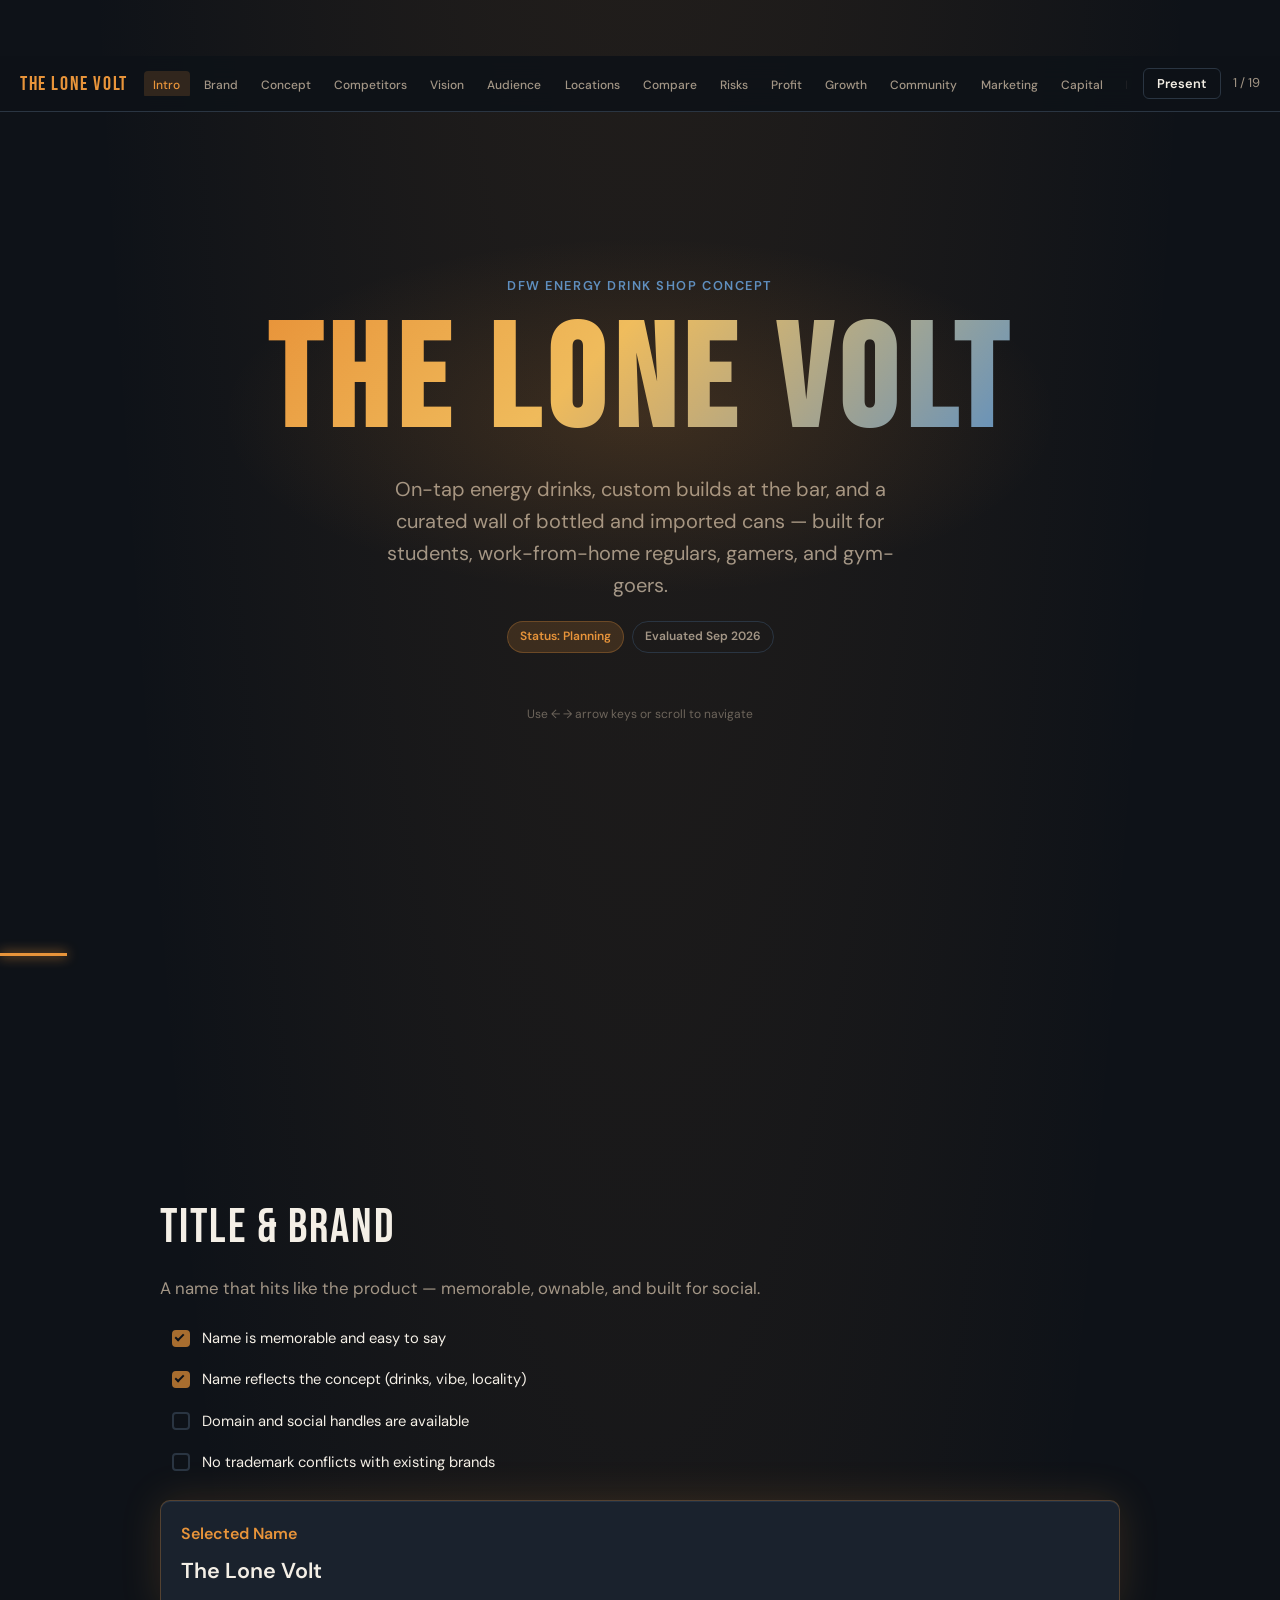
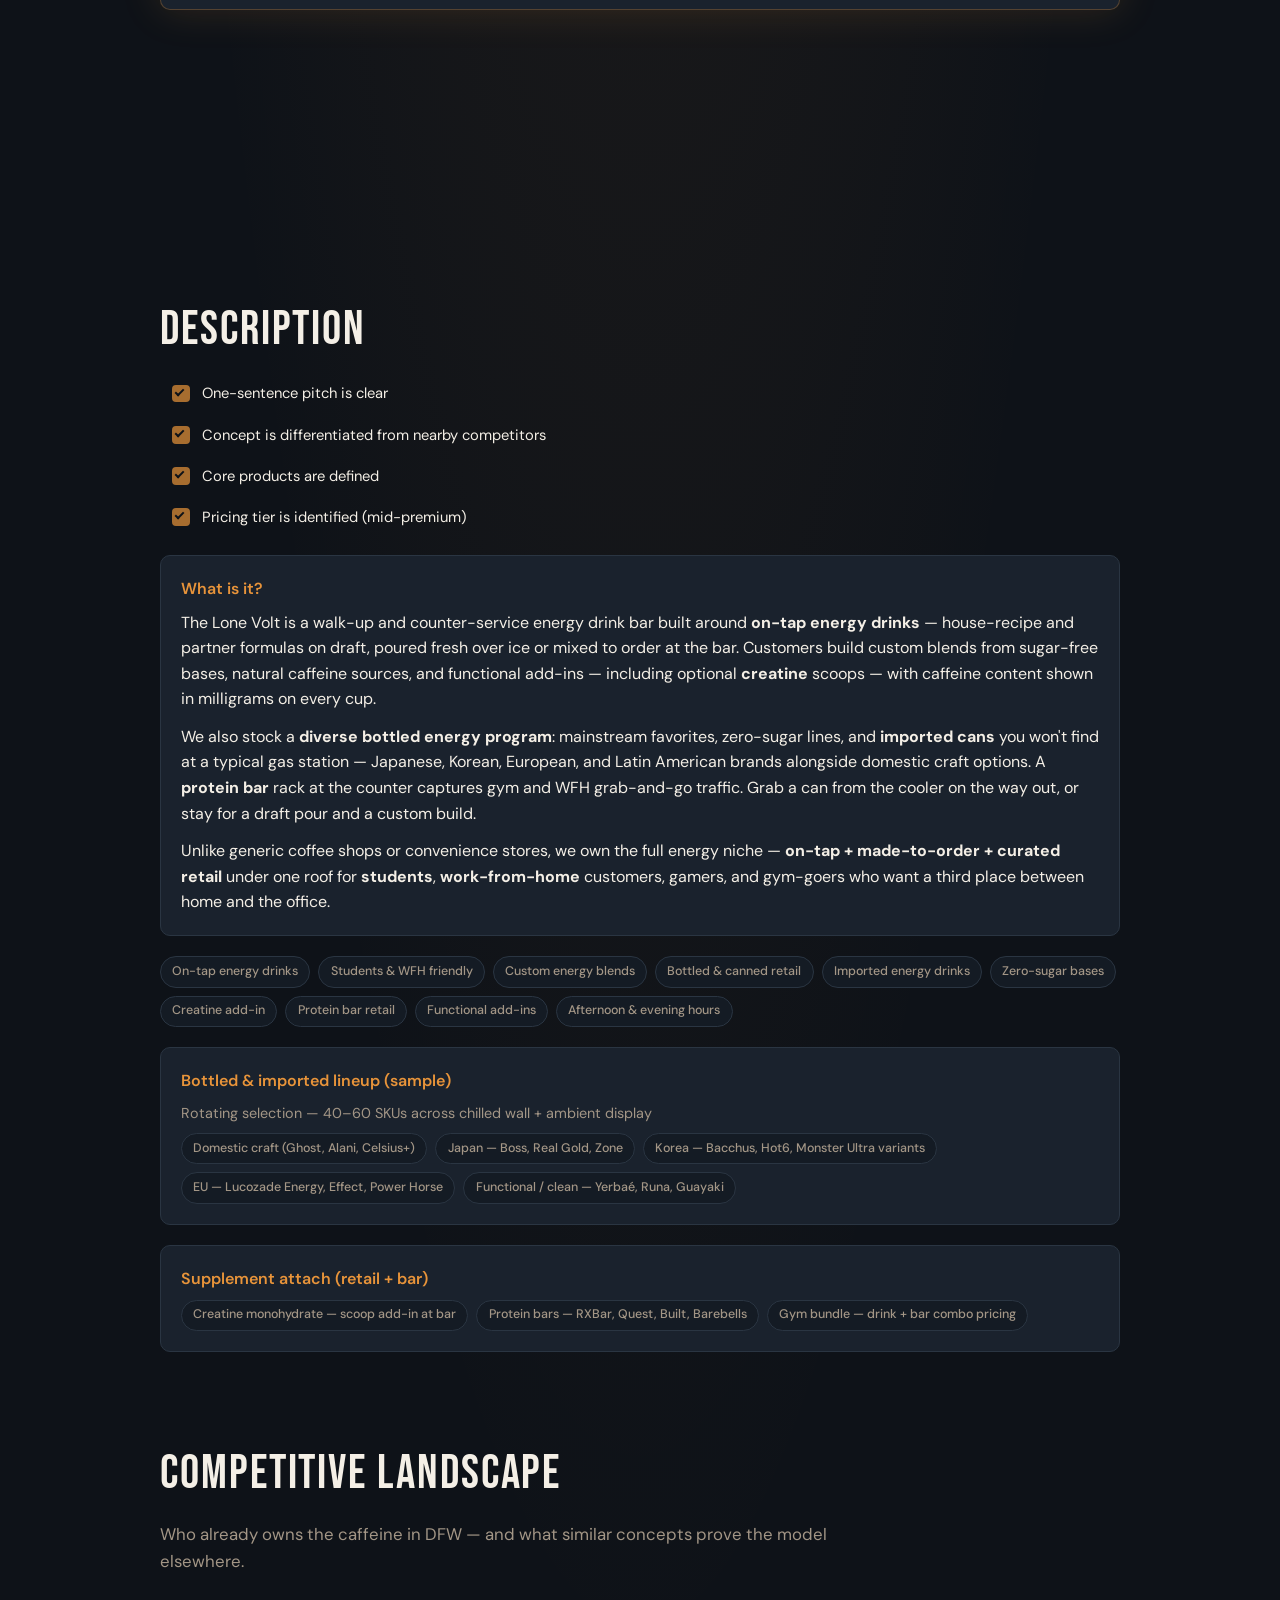
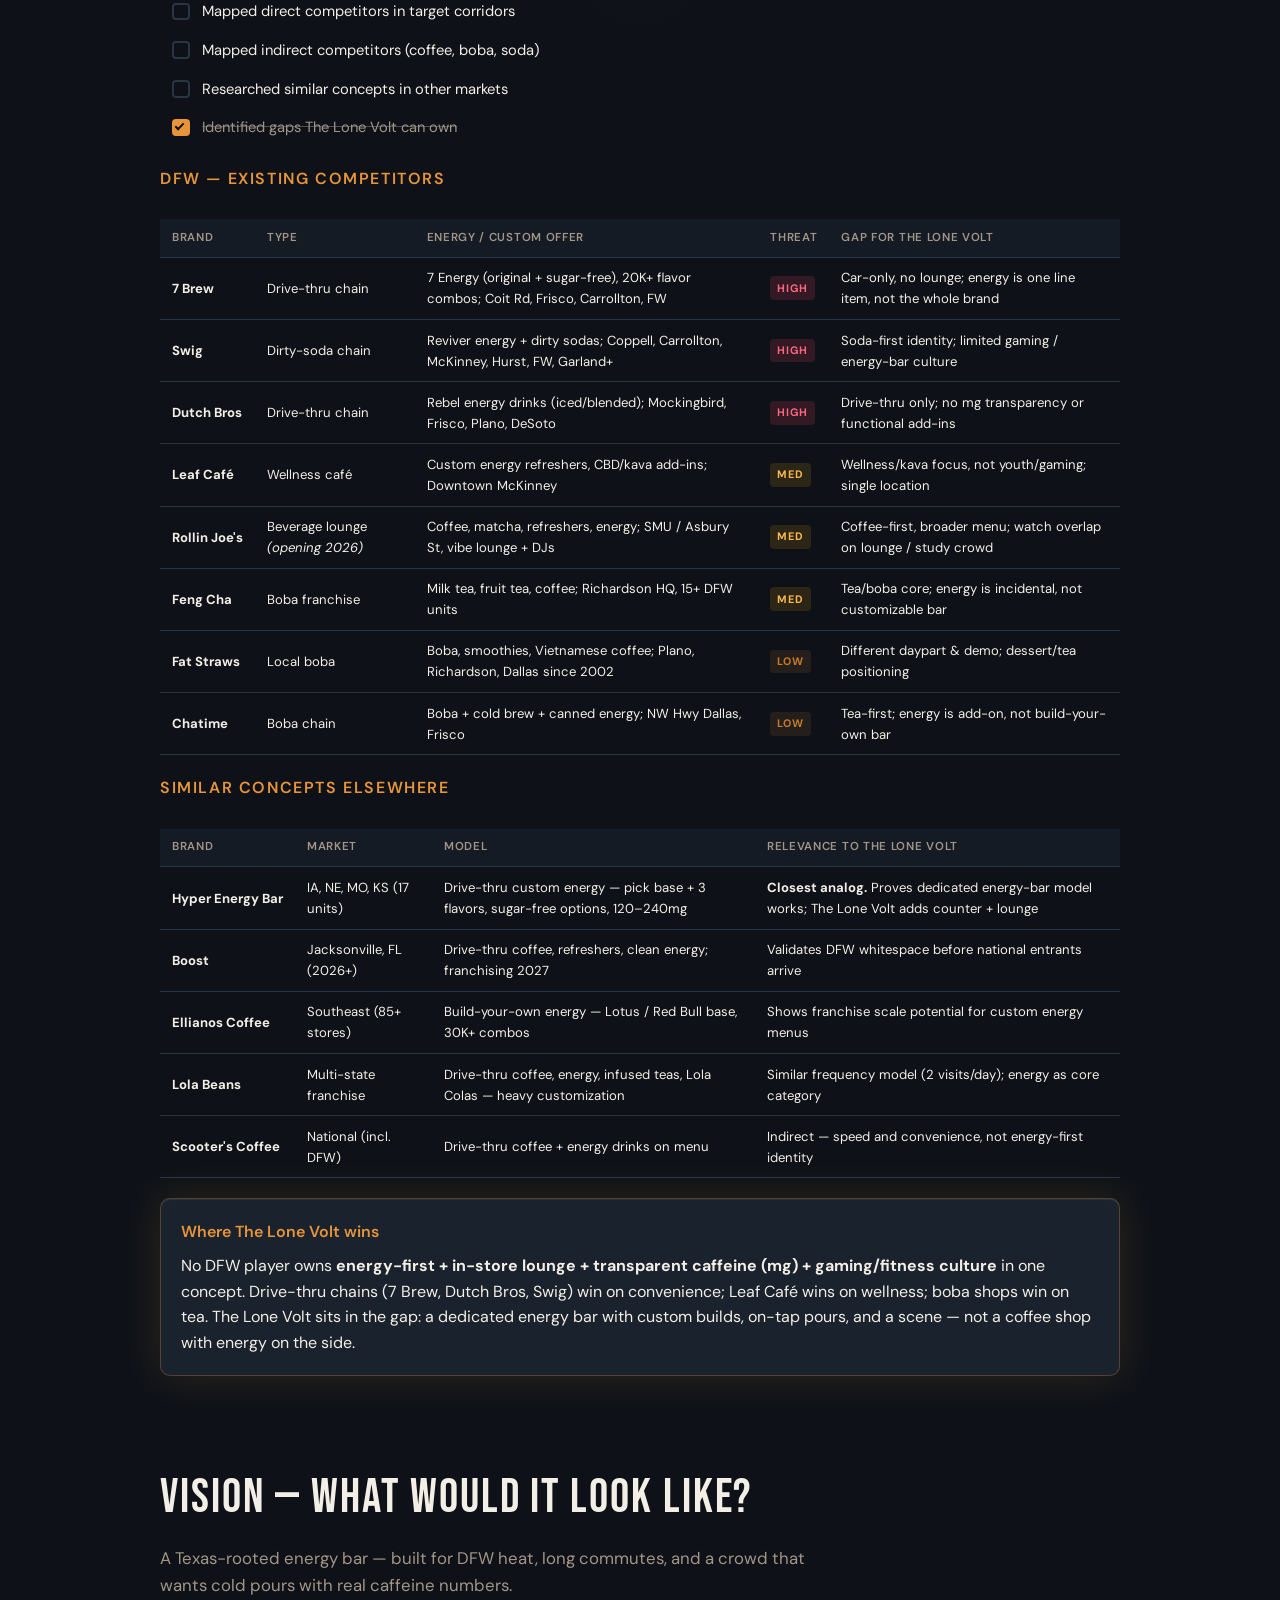
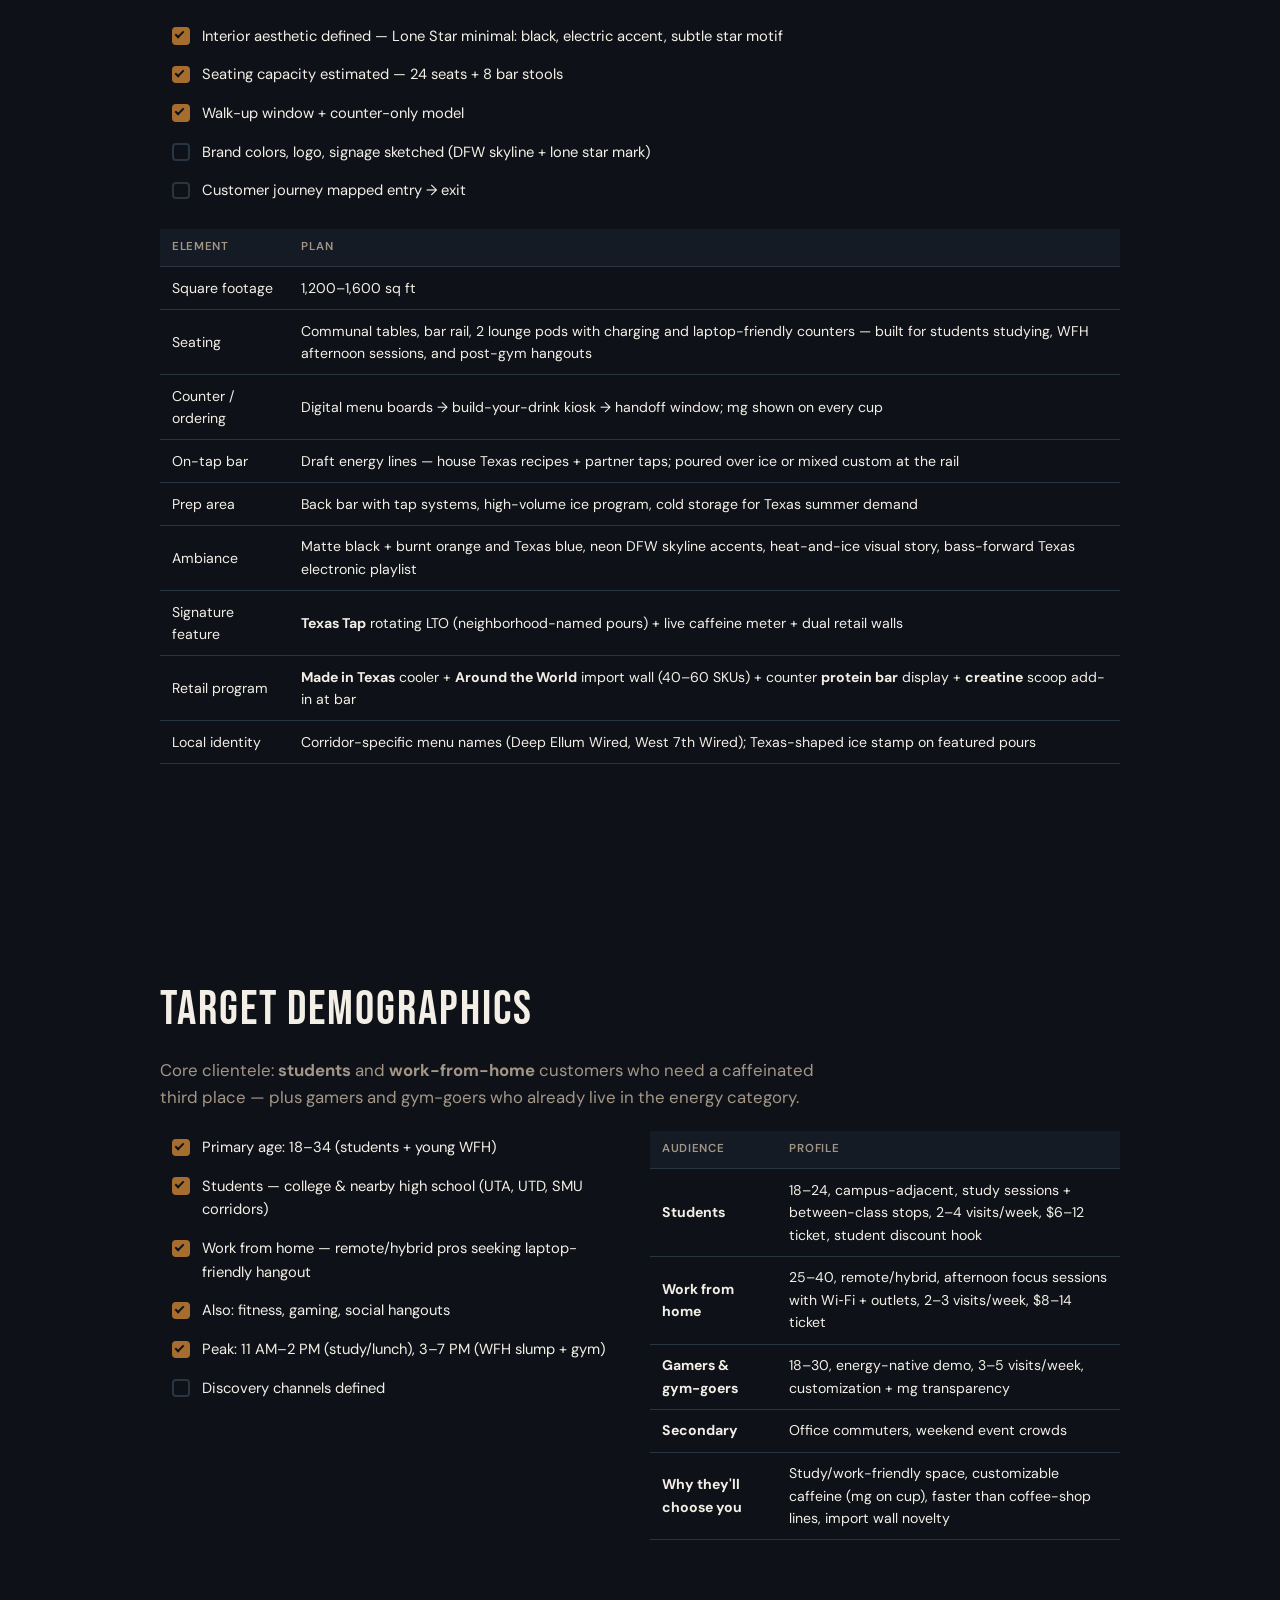
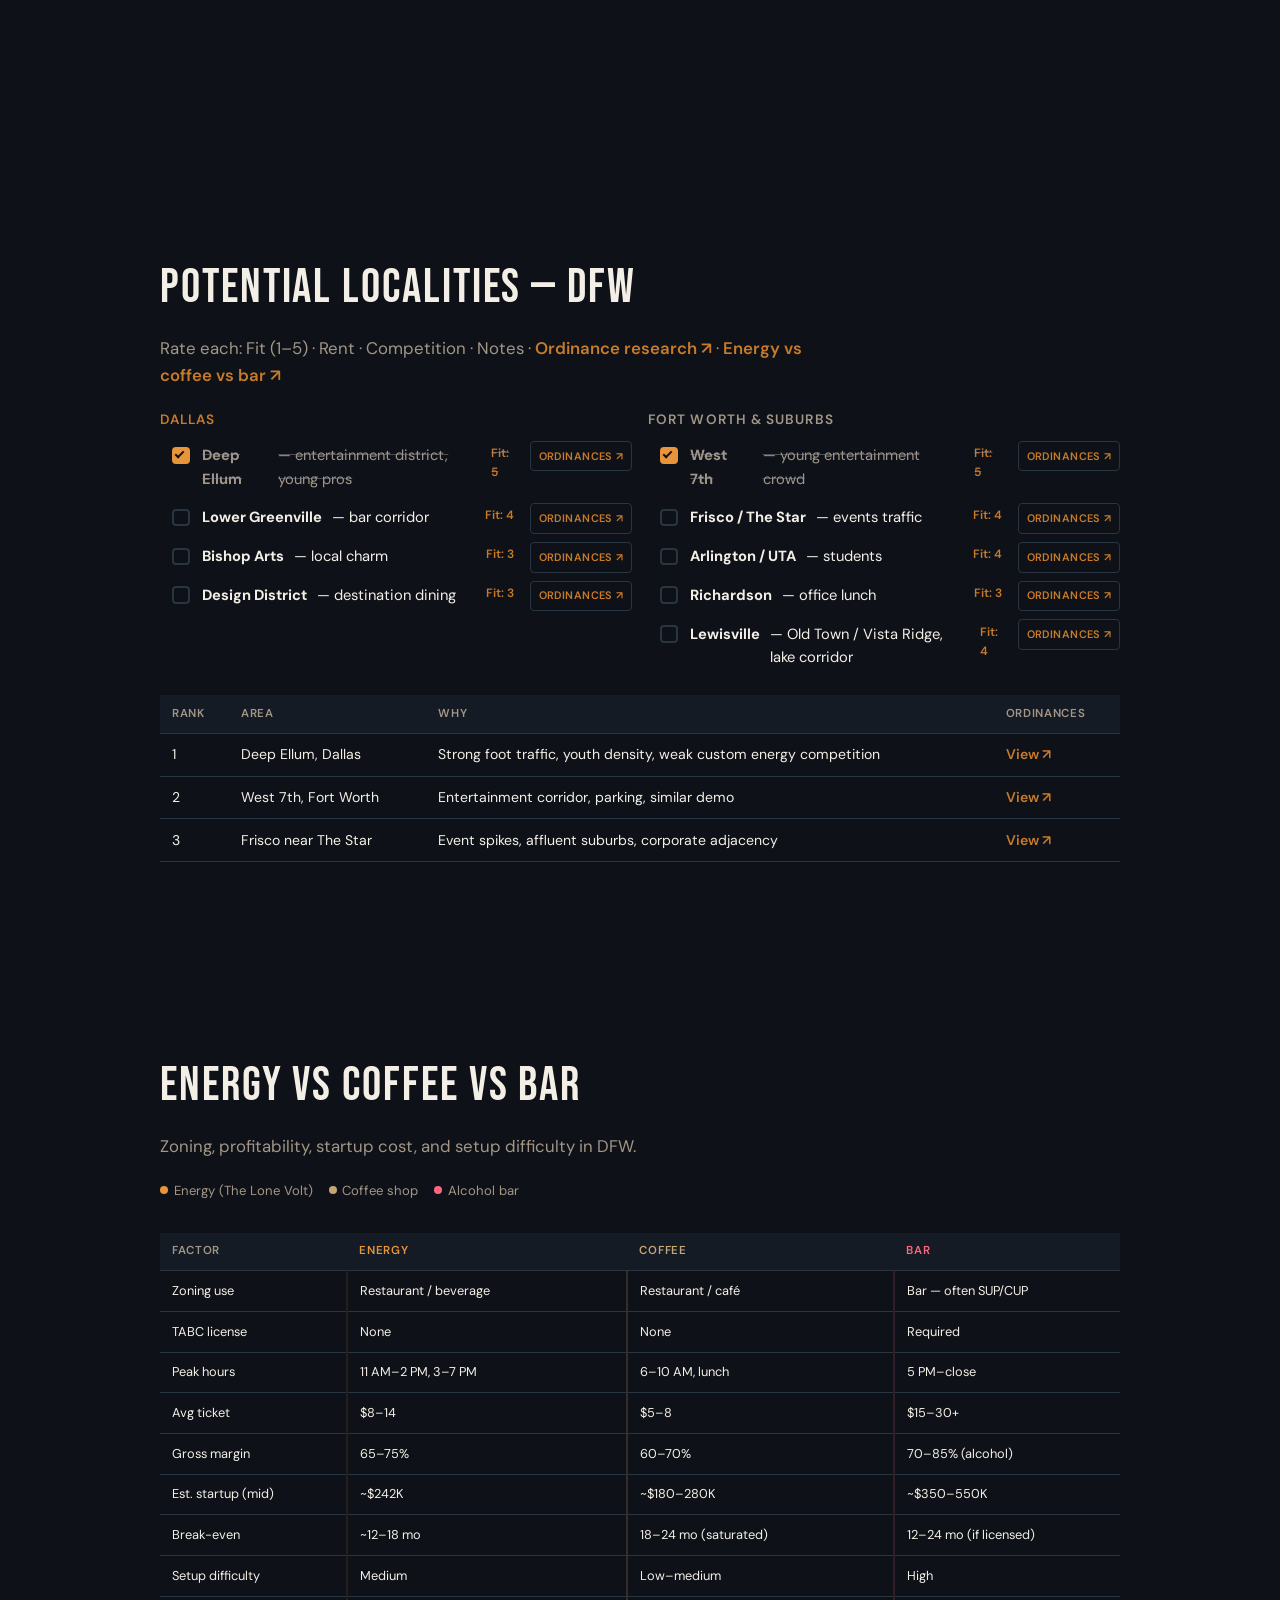
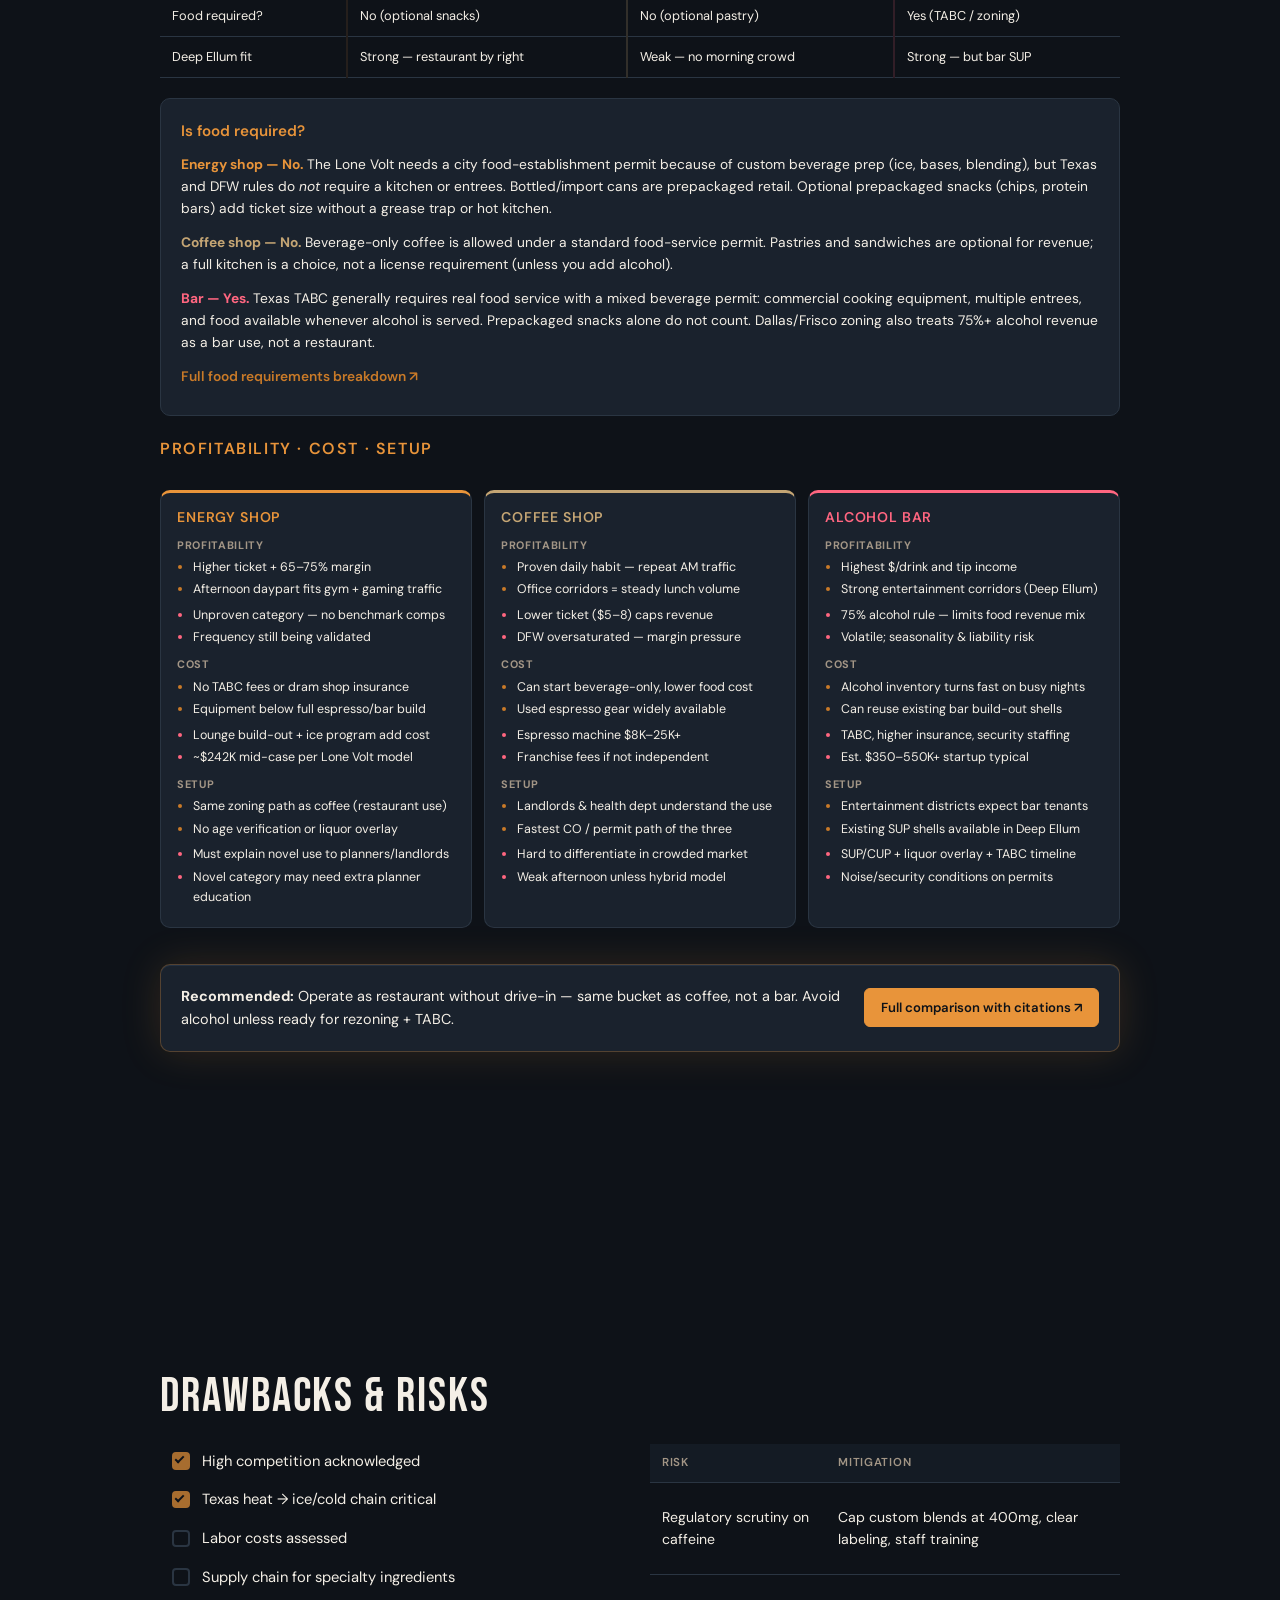
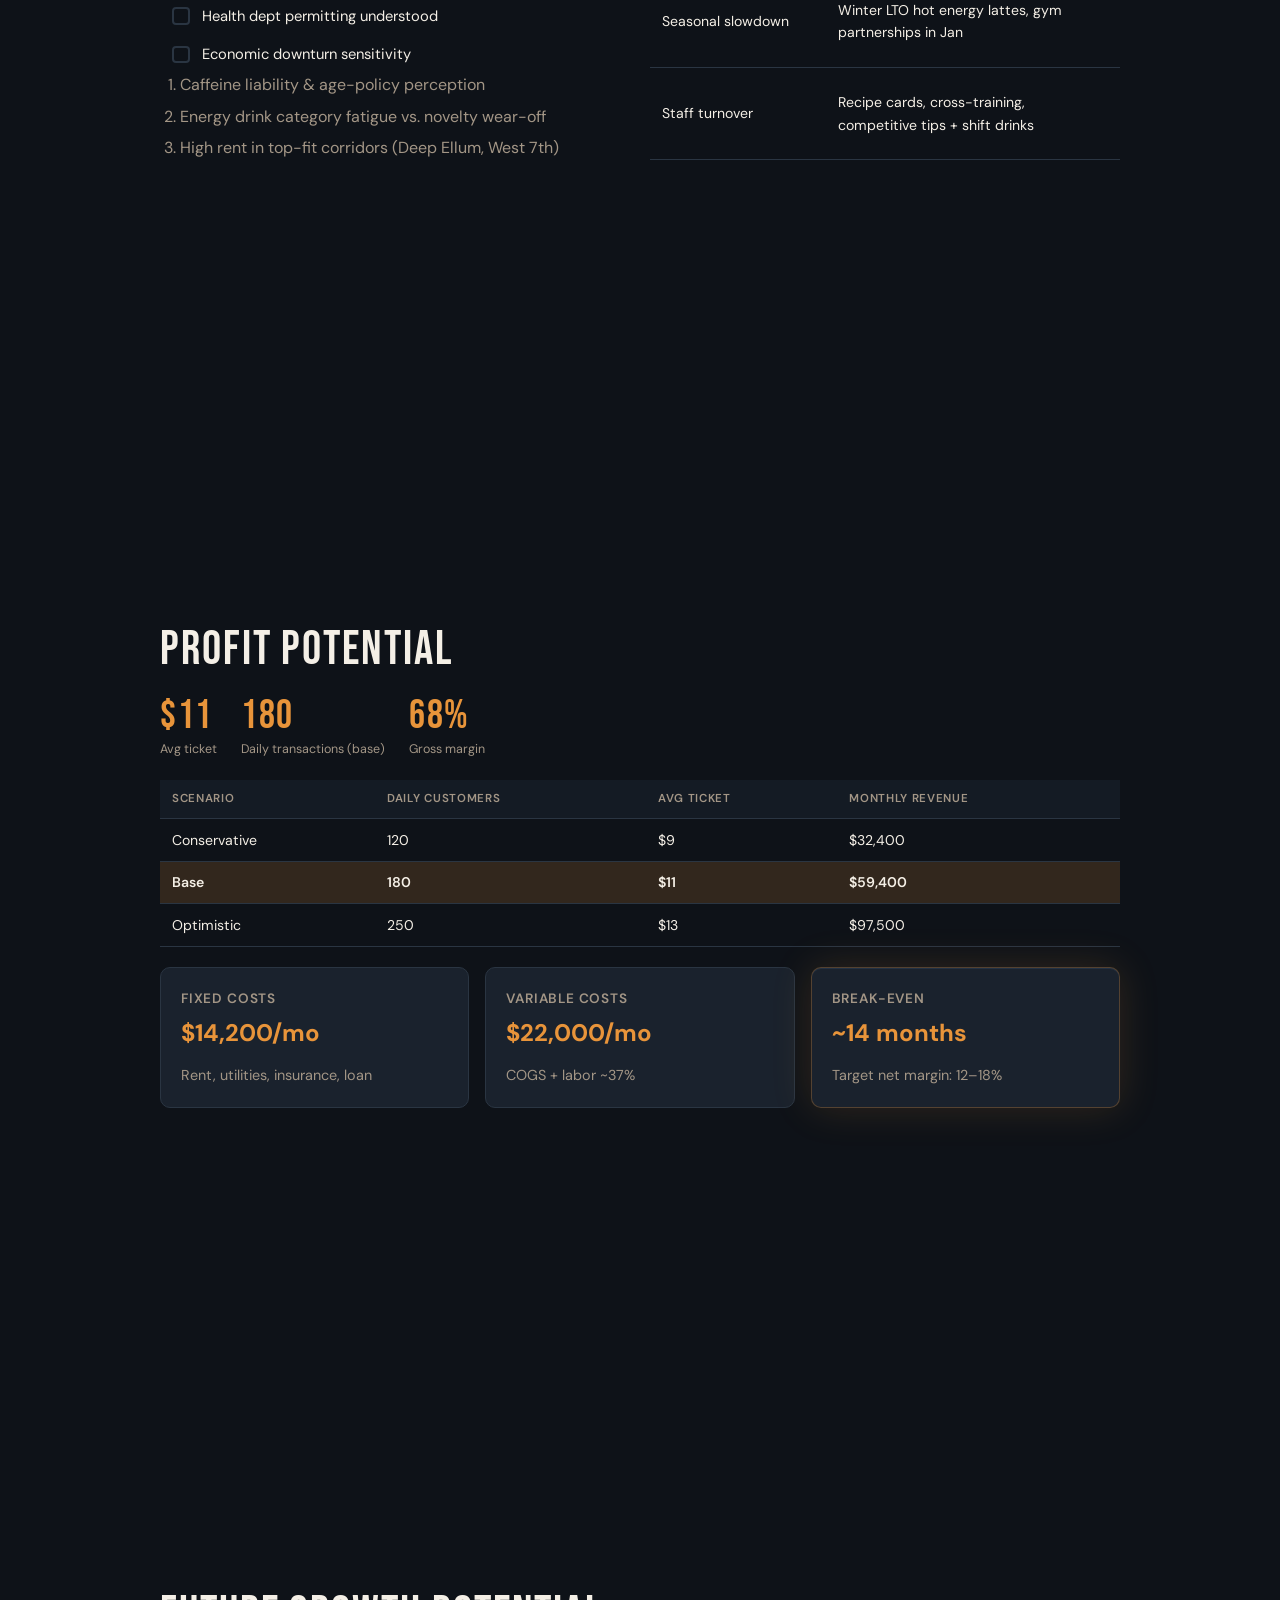
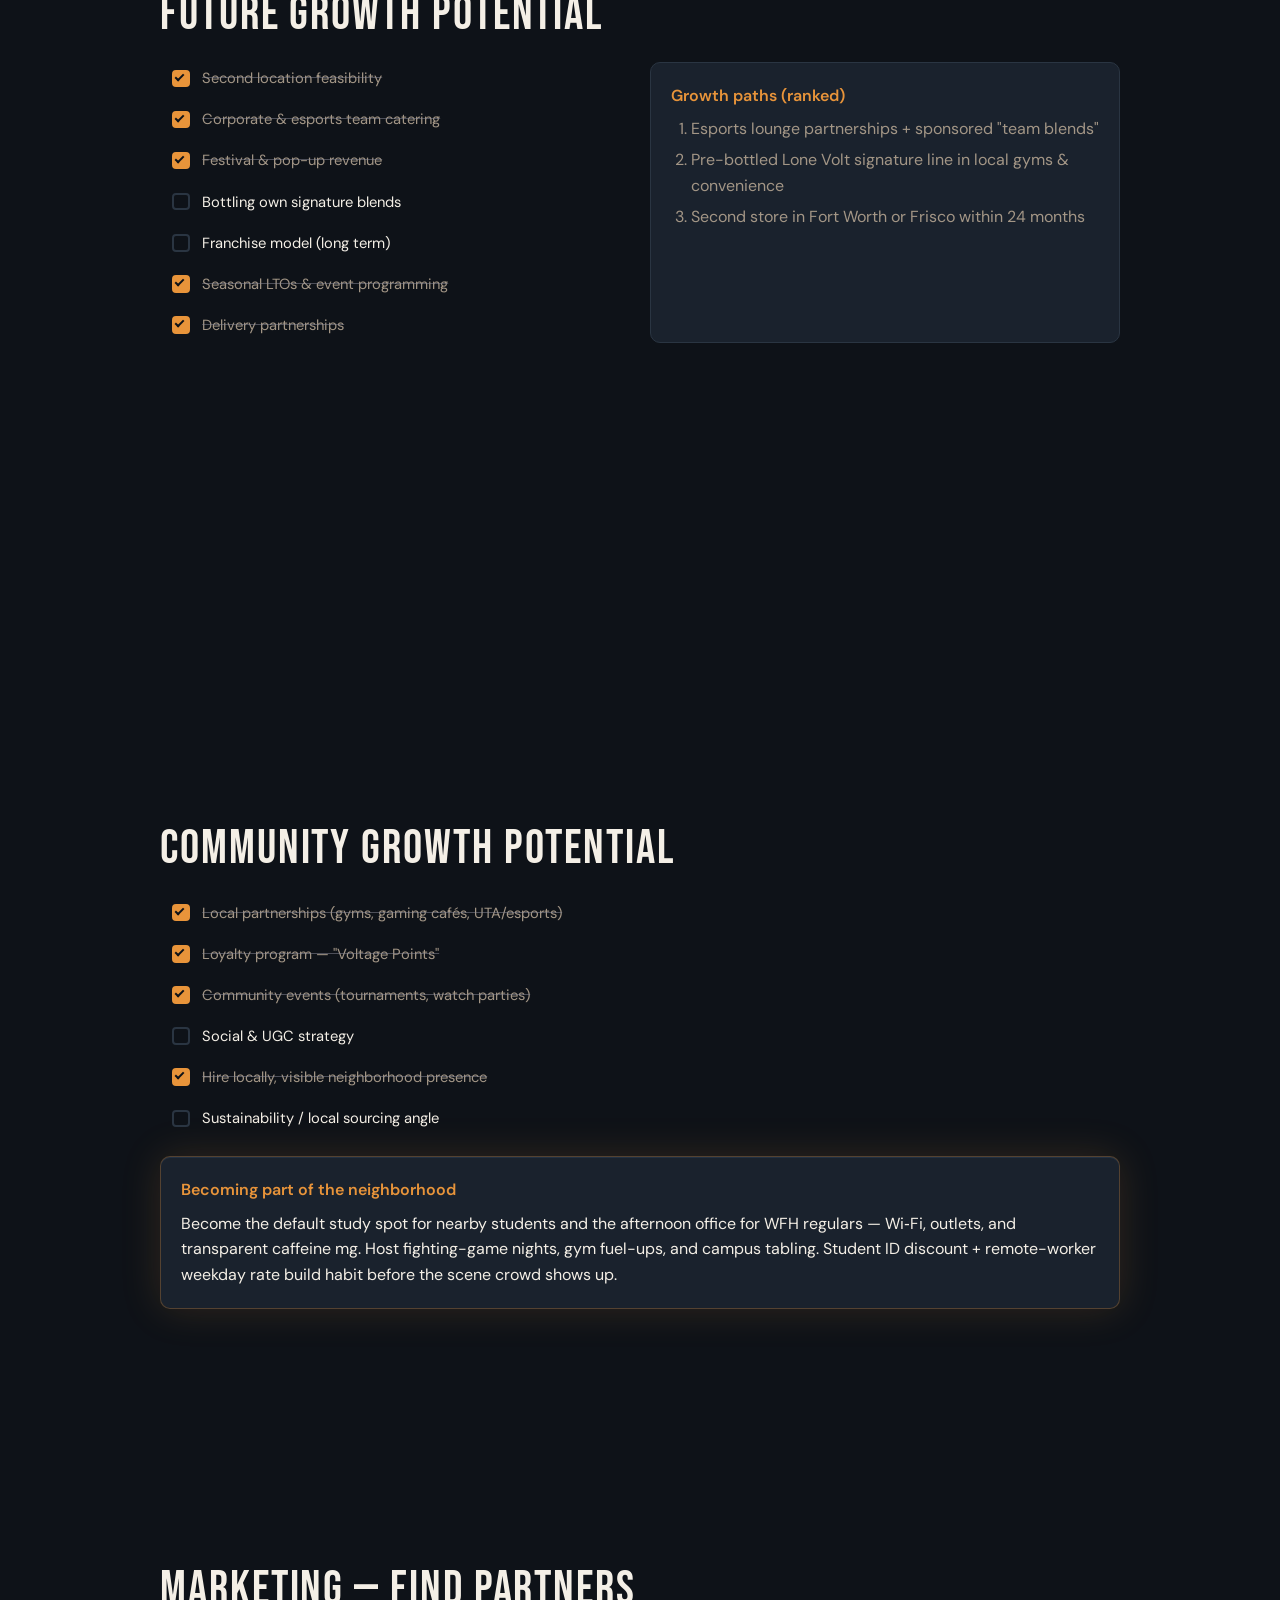
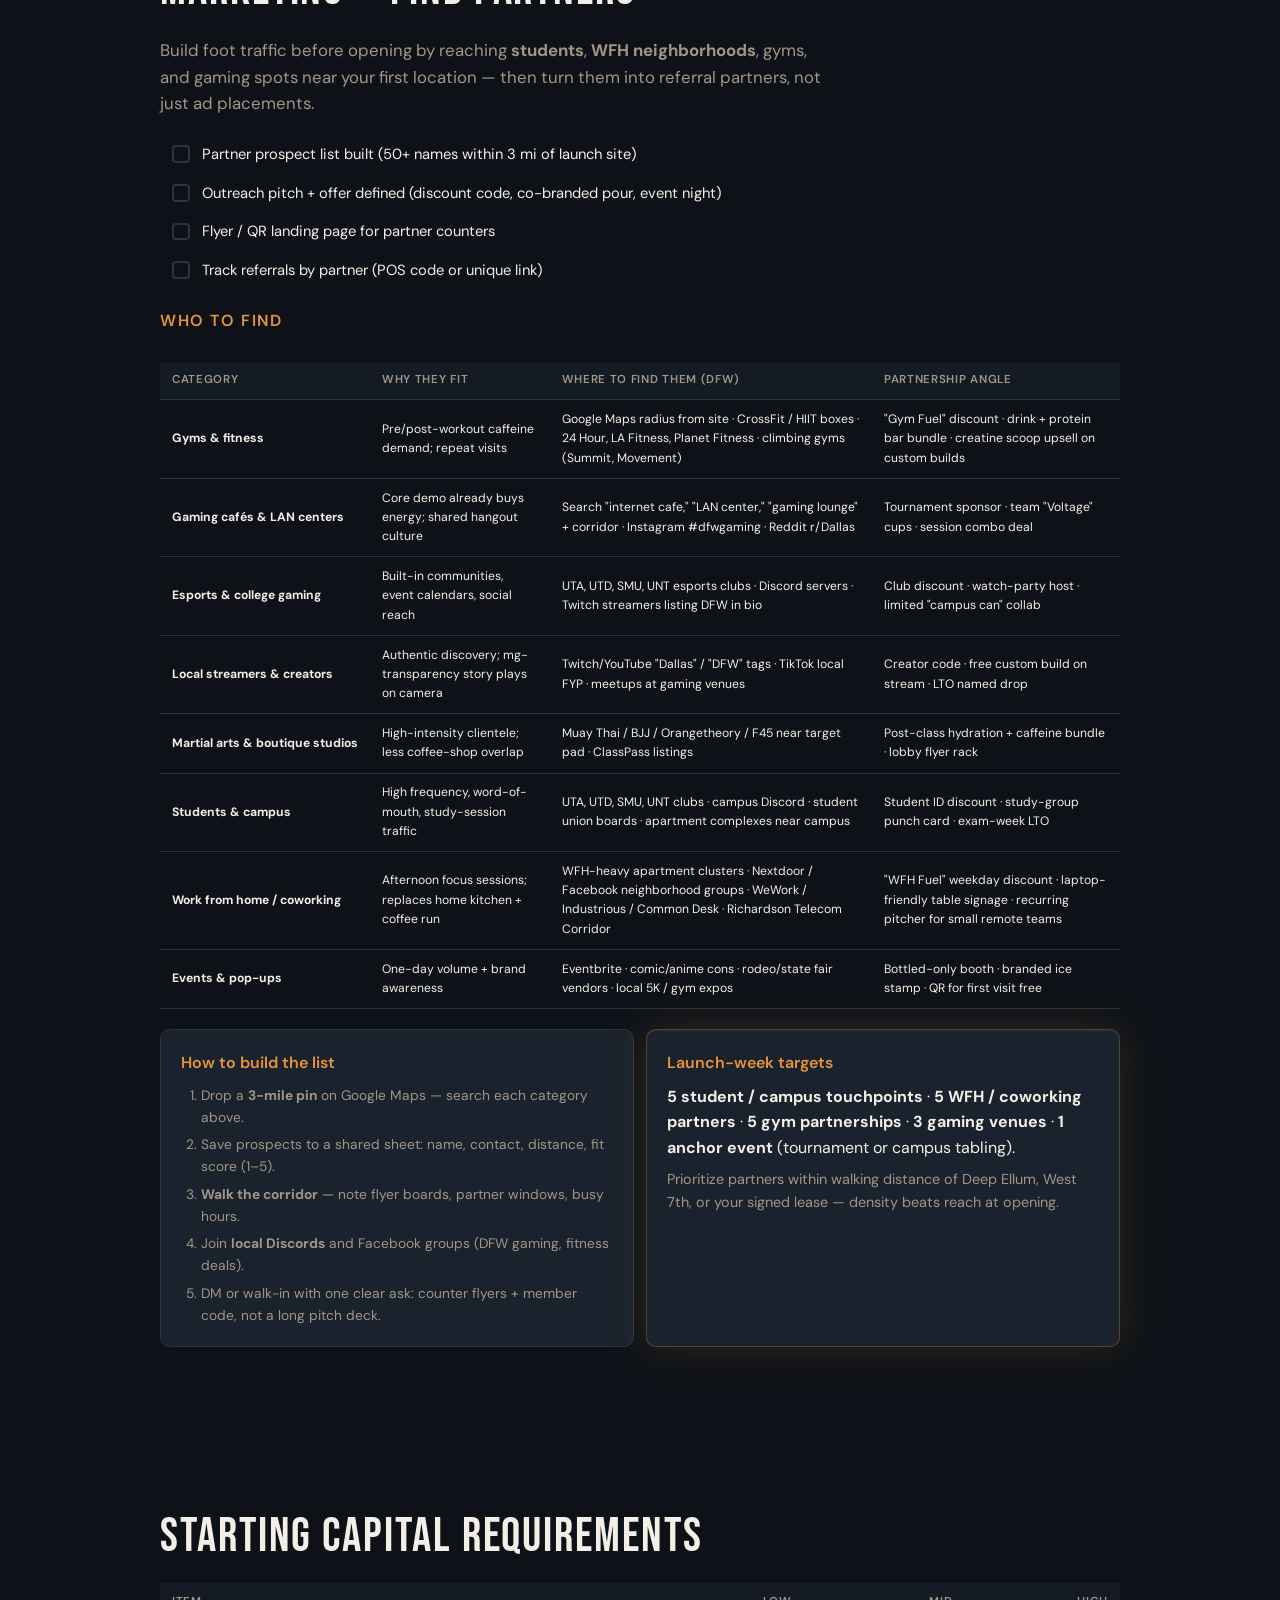
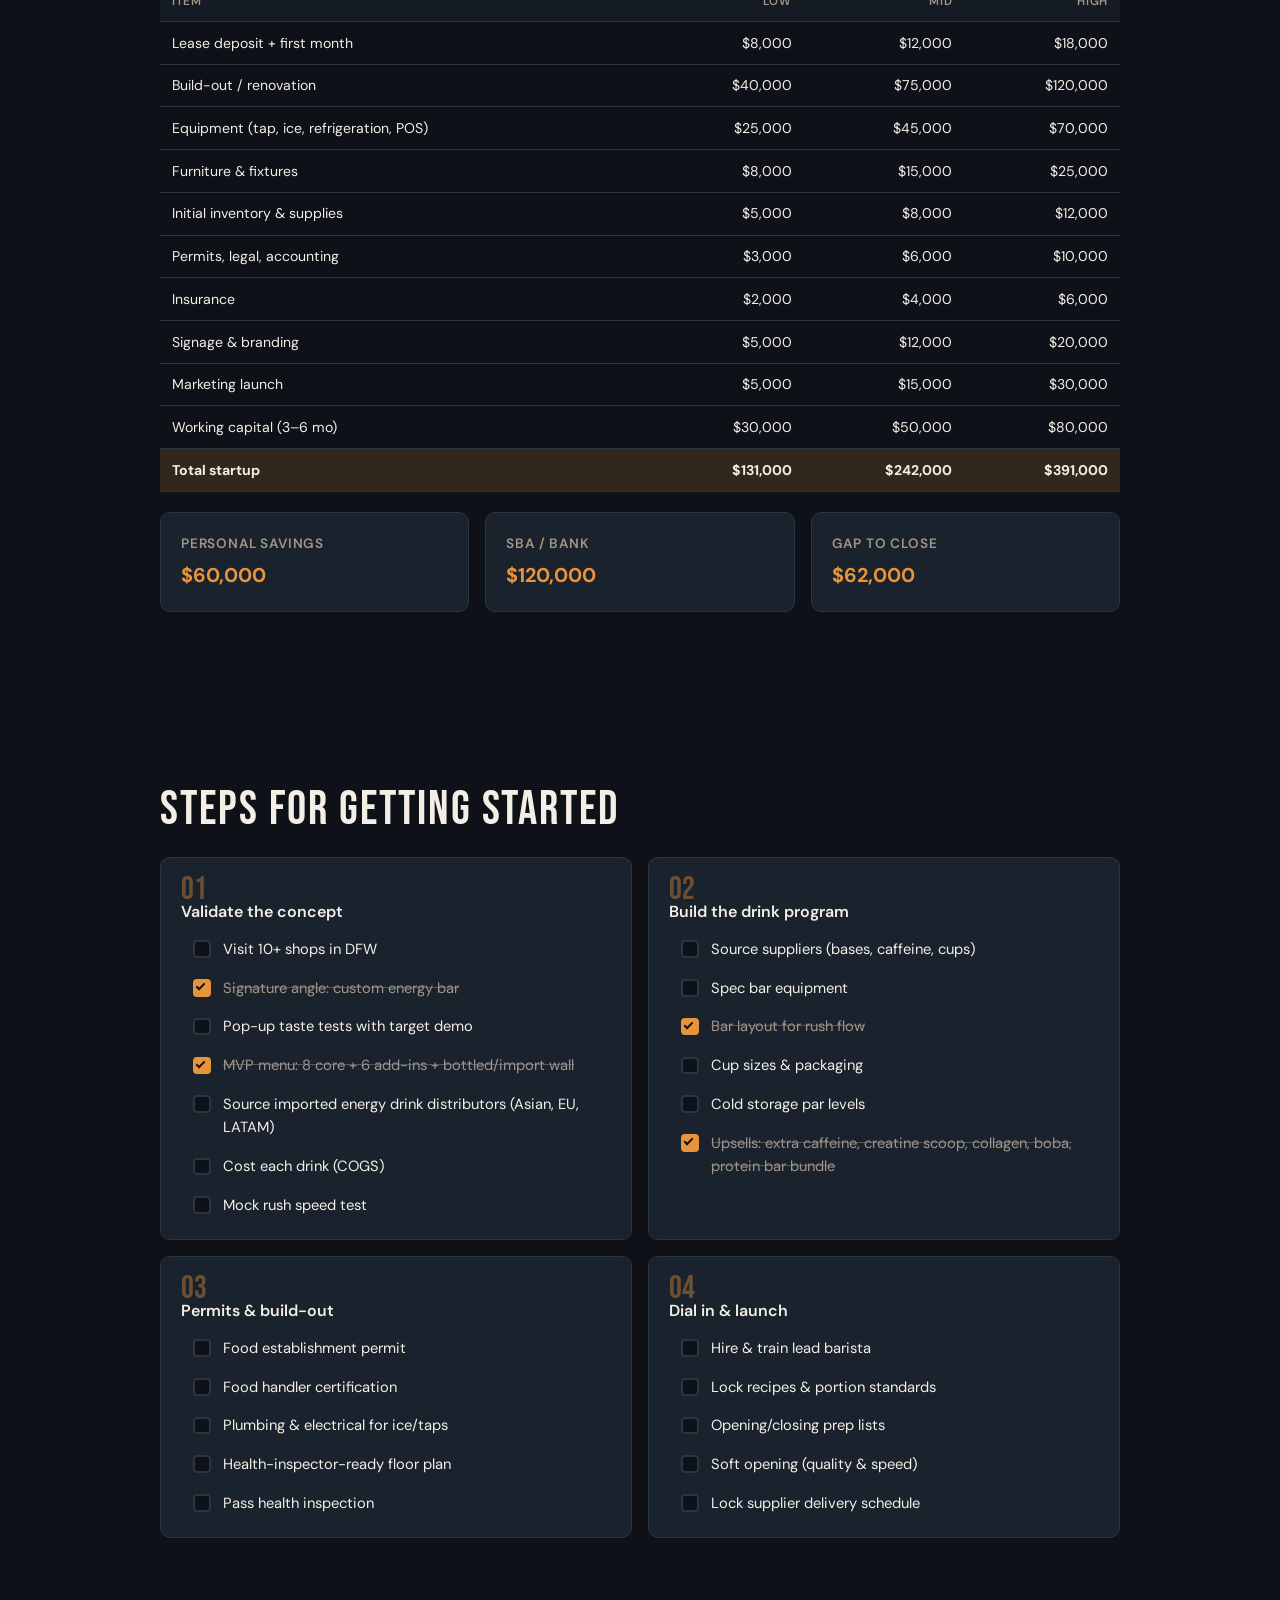
<file: site/index.html>
<!DOCTYPE html>
<html lang="en">
<head>
  <meta charset="UTF-8">
  <meta name="viewport" content="width=device-width, initial-scale=1.0">
  <title>The Lone Volt — Energy Drink Shop Concept</title>
  <link rel="preconnect" href="https://fonts.googleapis.com">
  <link rel="preconnect" href="https://fonts.gstatic.com" crossorigin>
  <link href="https://fonts.googleapis.com/css2?family=Bebas+Neue&family=DM+Sans:ital,opsz,wght@0,9..40,400;0,9..40,500;0,9..40,600;0,9..40,700;1,9..40,400&display=swap" rel="stylesheet">
  <link rel="stylesheet" href="styles.css?v=3">
</head>
<body>
  <nav class="nav" aria-label="Presentation sections">
    <div class="nav-brand">THE LONE VOLT</div>
    <ul class="nav-links" id="navLinks"></ul>
    <div class="nav-actions">
      <button type="button" class="btn btn-ghost" id="presentBtn" aria-pressed="false">Present</button>
      <span class="slide-counter" id="slideCounter">1 / 17</span>
    </div>
  </nav>

  <main class="deck" id="deck">
    <!-- Slide 1: Hero -->
    <section class="slide slide-hero" data-title="Intro">
      <div class="hero-glow"></div>
      <p class="eyebrow">DFW Energy Drink Shop Concept</p>
      <h1>THE LONE VOLT</h1>
      <p class="hero-tagline">On-tap energy drinks, custom builds at the bar, and a curated wall of bottled and imported cans — built for students, work-from-home regulars, gamers, and gym-goers.</p>
      <div class="hero-meta">
        <span class="badge">Status: Planning</span>
        <span class="badge badge-outline">Evaluated Sep 2026</span>
      </div>
      <p class="keyboard-hint">Use ← → arrow keys or scroll to navigate</p>
    </section>

    <!-- Slide 2: Title & Brand -->
    <section class="slide" data-title="Brand">
      <h2>Title & Brand</h2>
      <p class="lead">A name that hits like the product — memorable, ownable, and built for social.</p>
      <ul class="checklist" data-section="brand">
        <li><label><input type="checkbox" checked disabled> Name is memorable and easy to say</label></li>
        <li><label><input type="checkbox" checked disabled> Name reflects the concept (drinks, vibe, locality)</label></li>
        <li><label><input type="checkbox"> Domain and social handles are available</label></li>
        <li><label><input type="checkbox"> No trademark conflicts with existing brands</label></li>
      </ul>
      <div class="card card-accent">
        <h3>Selected Name</h3>
        <p class="display-text">The Lone Volt</p>
      </div>
    </section>

    <!-- Slide 3: Description -->
    <section class="slide" data-title="Concept">
      <h2>Description</h2>
      <ul class="checklist" data-section="description">
        <li><label><input type="checkbox" checked disabled> One-sentence pitch is clear</label></li>
        <li><label><input type="checkbox" checked disabled> Concept is differentiated from nearby competitors</label></li>
        <li><label><input type="checkbox" checked disabled> Core products are defined</label></li>
        <li><label><input type="checkbox" checked disabled> Pricing tier is identified (mid-premium)</label></li>
      </ul>
      <div class="card">
        <h3>What is it?</h3>
        <p>The Lone Volt is a walk-up and counter-service energy drink bar built around <strong>on-tap energy drinks</strong> — house-recipe and partner formulas on draft, poured fresh over ice or mixed to order at the bar. Customers build custom blends from sugar-free bases, natural caffeine sources, and functional add-ins — including optional <strong>creatine</strong> scoops — with caffeine content shown in milligrams on every cup.</p>
        <p>We also stock a <strong>diverse bottled energy program</strong>: mainstream favorites, zero-sugar lines, and <strong>imported cans</strong> you won't find at a typical gas station — Japanese, Korean, European, and Latin American brands alongside domestic craft options. A <strong>protein bar</strong> rack at the counter captures gym and WFH grab-and-go traffic. Grab a can from the cooler on the way out, or stay for a draft pour and a custom build.</p>
        <p>Unlike generic coffee shops or convenience stores, we own the full energy niche — <strong>on-tap + made-to-order + curated retail</strong> under one roof for <strong>students</strong>, <strong>work-from-home</strong> customers, gamers, and gym-goers who want a third place between home and the office.</p>
      </div>
      <div class="pill-row">
        <span class="pill">On-tap energy drinks</span>
        <span class="pill">Students &amp; WFH friendly</span>
        <span class="pill">Custom energy blends</span>
        <span class="pill">Bottled &amp; canned retail</span>
        <span class="pill">Imported energy drinks</span>
        <span class="pill">Zero-sugar bases</span>
        <span class="pill">Creatine add-in</span>
        <span class="pill">Protein bar retail</span>
        <span class="pill">Functional add-ins</span>
        <span class="pill">Afternoon &amp; evening hours</span>
      </div>
      <div class="card">
        <h3>Bottled &amp; imported lineup (sample)</h3>
        <p class="muted" style="margin-bottom:0.5rem">Rotating selection — 40–60 SKUs across chilled wall + ambient display</p>
        <div class="pill-row">
          <span class="pill">Domestic craft (Ghost, Alani, Celsius+)</span>
          <span class="pill">Japan — Boss, Real Gold, Zone</span>
          <span class="pill">Korea — Bacchus, Hot6, Monster Ultra variants</span>
          <span class="pill">EU — Lucozade Energy, Effect, Power Horse</span>
          <span class="pill">Functional / clean — Yerbaé, Runa, Guayaki</span>
        </div>
      </div>
      <div class="card">
        <h3>Supplement attach (retail + bar)</h3>
        <div class="pill-row">
          <span class="pill">Creatine monohydrate — scoop add-in at bar</span>
          <span class="pill">Protein bars — RXBar, Quest, Built, Barebells</span>
          <span class="pill">Gym bundle — drink + bar combo pricing</span>
        </div>
      </div>
    </section>

    <!-- Slide 4: Competitors -->
    <section class="slide" data-title="Competitors">
      <h2>Competitive Landscape</h2>
      <p class="lead">Who already owns the caffeine in DFW — and what similar concepts prove the model elsewhere.</p>
      <ul class="checklist compact">
        <li><label><input type="checkbox"> Mapped direct competitors in target corridors</label></li>
        <li><label><input type="checkbox"> Mapped indirect competitors (coffee, boba, soda)</label></li>
        <li><label><input type="checkbox"> Researched similar concepts in other markets</label></li>
        <li><label><input type="checkbox" checked> Identified gaps The Lone Volt can own</label></li>
      </ul>

      <h3 class="section-label">DFW — Existing Competitors</h3>
      <div class="table-scroll">
        <table class="data-table competitor-table">
          <thead>
            <tr><th>Brand</th><th>Type</th><th>Energy / custom offer</th><th>Threat</th><th>Gap for The Lone Volt</th></tr>
          </thead>
          <tbody>
            <tr>
              <td><strong>7 Brew</strong></td>
              <td>Drive-thru chain</td>
              <td>7 Energy (original + sugar-free), 20K+ flavor combos; Coit Rd, Frisco, Carrollton, FW</td>
              <td><span class="threat threat-high">High</span></td>
              <td>Car-only, no lounge; energy is one line item, not the whole brand</td>
            </tr>
            <tr>
              <td><strong>Swig</strong></td>
              <td>Dirty-soda chain</td>
              <td>Reviver energy + dirty sodas; Coppell, Carrollton, McKinney, Hurst, FW, Garland+</td>
              <td><span class="threat threat-high">High</span></td>
              <td>Soda-first identity; limited gaming / energy-bar culture</td>
            </tr>
            <tr>
              <td><strong>Dutch Bros</strong></td>
              <td>Drive-thru chain</td>
              <td>Rebel energy drinks (iced/blended); Mockingbird, Frisco, Plano, DeSoto</td>
              <td><span class="threat threat-high">High</span></td>
              <td>Drive-thru only; no mg transparency or functional add-ins</td>
            </tr>
            <tr>
              <td><strong>Leaf Café</strong></td>
              <td>Wellness café</td>
              <td>Custom energy refreshers, CBD/kava add-ins; Downtown McKinney</td>
              <td><span class="threat threat-med">Med</span></td>
              <td>Wellness/kava focus, not youth/gaming; single location</td>
            </tr>
            <tr>
              <td><strong>Rollin Joe's</strong></td>
              <td>Beverage lounge <em>(opening 2026)</em></td>
              <td>Coffee, matcha, refreshers, energy; SMU / Asbury St, vibe lounge + DJs</td>
              <td><span class="threat threat-med">Med</span></td>
              <td>Coffee-first, broader menu; watch overlap on lounge / study crowd</td>
            </tr>
            <tr>
              <td><strong>Feng Cha</strong></td>
              <td>Boba franchise</td>
              <td>Milk tea, fruit tea, coffee; Richardson HQ, 15+ DFW units</td>
              <td><span class="threat threat-med">Med</span></td>
              <td>Tea/boba core; energy is incidental, not customizable bar</td>
            </tr>
            <tr>
              <td><strong>Fat Straws</strong></td>
              <td>Local boba</td>
              <td>Boba, smoothies, Vietnamese coffee; Plano, Richardson, Dallas since 2002</td>
              <td><span class="threat threat-low">Low</span></td>
              <td>Different daypart & demo; dessert/tea positioning</td>
            </tr>
            <tr>
              <td><strong>Chatime</strong></td>
              <td>Boba chain</td>
              <td>Boba + cold brew + canned energy; NW Hwy Dallas, Frisco</td>
              <td><span class="threat threat-low">Low</span></td>
              <td>Tea-first; energy is add-on, not build-your-own bar</td>
            </tr>
          </tbody>
        </table>
      </div>

      <h3 class="section-label">Similar Concepts Elsewhere</h3>
      <div class="table-scroll">
        <table class="data-table competitor-table">
          <thead>
            <tr><th>Brand</th><th>Market</th><th>Model</th><th>Relevance to The Lone Volt</th></tr>
          </thead>
          <tbody>
            <tr>
              <td><strong>Hyper Energy Bar</strong></td>
              <td>IA, NE, MO, KS (17 units)</td>
              <td>Drive-thru custom energy — pick base + 3 flavors, sugar-free options, 120–240mg</td>
              <td><strong>Closest analog.</strong> Proves dedicated energy-bar model works; The Lone Volt adds counter + lounge</td>
            </tr>
            <tr>
              <td><strong>Boost</strong></td>
              <td>Jacksonville, FL (2026+)</td>
              <td>Drive-thru coffee, refreshers, clean energy; franchising 2027</td>
              <td>Validates DFW whitespace before national entrants arrive</td>
            </tr>
            <tr>
              <td><strong>Ellianos Coffee</strong></td>
              <td>Southeast (85+ stores)</td>
              <td>Build-your-own energy — Lotus / Red Bull base, 30K+ combos</td>
              <td>Shows franchise scale potential for custom energy menus</td>
            </tr>
            <tr>
              <td><strong>Lola Beans</strong></td>
              <td>Multi-state franchise</td>
              <td>Drive-thru coffee, energy, infused teas, Lola Colas — heavy customization</td>
              <td>Similar frequency model (2 visits/day); energy as core category</td>
            </tr>
            <tr>
              <td><strong>Scooter's Coffee</strong></td>
              <td>National (incl. DFW)</td>
              <td>Drive-thru coffee + energy drinks on menu</td>
              <td>Indirect — speed and convenience, not energy-first identity</td>
            </tr>
          </tbody>
        </table>
      </div>

      <div class="card card-accent">
        <h3>Where The Lone Volt wins</h3>
        <p>No DFW player owns <strong>energy-first + in-store lounge + transparent caffeine (mg) + gaming/fitness culture</strong> in one concept. Drive-thru chains (7 Brew, Dutch Bros, Swig) win on convenience; Leaf Café wins on wellness; boba shops win on tea. The Lone Volt sits in the gap: a dedicated energy bar with custom builds, on-tap pours, and a scene — not a coffee shop with energy on the side.</p>
      </div>
    </section>

    <!-- Slide 5: Vision -->
    <section class="slide" data-title="Vision">
      <h2>Vision — What Would It Look Like?</h2>
      <p class="lead">A Texas-rooted energy bar — built for DFW heat, long commutes, and a crowd that wants cold pours with real caffeine numbers.</p>
      <ul class="checklist compact">
        <li><label><input type="checkbox" checked disabled> Interior aesthetic defined — Lone Star minimal: black, electric accent, subtle star motif</label></li>
        <li><label><input type="checkbox" checked disabled> Seating capacity estimated — 24 seats + 8 bar stools</label></li>
        <li><label><input type="checkbox" checked disabled> Walk-up window + counter-only model</label></li>
        <li><label><input type="checkbox"> Brand colors, logo, signage sketched (DFW skyline + lone star mark)</label></li>
        <li><label><input type="checkbox"> Customer journey mapped entry → exit</label></li>
      </ul>
      <table class="data-table">
        <thead><tr><th>Element</th><th>Plan</th></tr></thead>
        <tbody>
          <tr><td>Square footage</td><td>1,200–1,600 sq ft</td></tr>
          <tr><td>Seating</td><td>Communal tables, bar rail, 2 lounge pods with charging and laptop-friendly counters — built for students studying, WFH afternoon sessions, and post-gym hangouts</td></tr>
          <tr><td>Counter / ordering</td><td>Digital menu boards → build-your-drink kiosk → handoff window; mg shown on every cup</td></tr>
          <tr><td>On-tap bar</td><td>Draft energy lines — house Texas recipes + partner taps; poured over ice or mixed custom at the rail</td></tr>
          <tr><td>Prep area</td><td>Back bar with tap systems, high-volume ice program, cold storage for Texas summer demand</td></tr>
          <tr><td>Ambiance</td><td>Matte black + burnt orange and Texas blue, neon DFW skyline accents, heat-and-ice visual story, bass-forward Texas electronic playlist</td></tr>
          <tr><td>Signature feature</td><td><strong>Texas Tap</strong> rotating LTO (neighborhood-named pours) + live caffeine meter + dual retail walls</td></tr>
          <tr><td>Retail program</td><td><strong>Made in Texas</strong> cooler + <strong>Around the World</strong> import wall (40–60 SKUs) + counter <strong>protein bar</strong> display + <strong>creatine</strong> scoop add-in at bar</td></tr>
          <tr><td>Local identity</td><td>Corridor-specific menu names (Deep Ellum Wired, West 7th Wired); Texas-shaped ice stamp on featured pours</td></tr>
        </tbody>
      </table>
    </section>

    <!-- Slide 5: Demographics -->
    <section class="slide" data-title="Audience">
      <h2>Target Demographics</h2>
      <p class="lead">Core clientele: <strong>students</strong> and <strong>work-from-home</strong> customers who need a caffeinated third place — plus gamers and gym-goers who already live in the energy category.</p>
      <div class="grid-2">
        <div>
          <ul class="checklist compact">
            <li><label><input type="checkbox" checked disabled> Primary age: 18–34 (students + young WFH)</label></li>
            <li><label><input type="checkbox" checked disabled> Students — college &amp; nearby high school (UTA, UTD, SMU corridors)</label></li>
            <li><label><input type="checkbox" checked disabled> Work from home — remote/hybrid pros seeking laptop-friendly hangout</label></li>
            <li><label><input type="checkbox" checked disabled> Also: fitness, gaming, social hangouts</label></li>
            <li><label><input type="checkbox" checked disabled> Peak: 11 AM–2 PM (study/lunch), 3–7 PM (WFH slump + gym)</label></li>
            <li><label><input type="checkbox"> Discovery channels defined</label></li>
          </ul>
        </div>
        <table class="data-table">
          <thead><tr><th>Audience</th><th>Profile</th></tr></thead>
          <tbody>
            <tr><td><strong>Students</strong></td><td>18–24, campus-adjacent, study sessions + between-class stops, 2–4 visits/week, $6–12 ticket, student discount hook</td></tr>
            <tr><td><strong>Work from home</strong></td><td>25–40, remote/hybrid, afternoon focus sessions with Wi‑Fi + outlets, 2–3 visits/week, $8–14 ticket</td></tr>
            <tr><td><strong>Gamers &amp; gym-goers</strong></td><td>18–30, energy-native demo, 3–5 visits/week, customization + mg transparency</td></tr>
            <tr><td><strong>Secondary</strong></td><td>Office commuters, weekend event crowds</td></tr>
            <tr><td><strong>Why they'll choose you</strong></td><td>Study/work-friendly space, customizable caffeine (mg on cup), faster than coffee-shop lines, import wall novelty</td></tr>
          </tbody>
        </table>
      </div>
    </section>

    <!-- Slide 6: Locations -->
    <section class="slide" data-title="Locations">
      <h2>Potential Localities — DFW</h2>
      <p class="lead">Rate each: Fit (1–5) · Rent · Competition · Notes · <a href="ordinances/index.html" class="inline-link">Ordinance research ↗</a> · <a href="ordinances/use-comparison.html" class="inline-link" target="_blank" rel="noopener">Energy vs coffee vs bar ↗</a></p>
      <div class="location-grid">
        <div class="location-group">
          <h3><a href="ordinances/dallas.html" class="city-link">Dallas</a></h3>
          <ul class="checklist compact loc-list">
            <li class="loc-item">
              <label><input type="checkbox" checked> <strong>Deep Ellum</strong> — entertainment district, young pros <span class="fit">Fit: 5</span></label>
              <a href="ordinances/dallas.html#deep-ellum" class="loc-ord-link">Ordinances ↗</a>
            </li>
            <li class="loc-item">
              <label><input type="checkbox"> <strong>Lower Greenville</strong> — bar corridor <span class="fit">Fit: 4</span></label>
              <a href="ordinances/dallas.html#lower-greenville" class="loc-ord-link">Ordinances ↗</a>
            </li>
            <li class="loc-item">
              <label><input type="checkbox"> <strong>Bishop Arts</strong> — local charm <span class="fit">Fit: 3</span></label>
              <a href="ordinances/dallas.html#bishop-arts" class="loc-ord-link">Ordinances ↗</a>
            </li>
            <li class="loc-item">
              <label><input type="checkbox"> <strong>Design District</strong> — destination dining <span class="fit">Fit: 3</span></label>
              <a href="ordinances/dallas.html#design-district" class="loc-ord-link">Ordinances ↗</a>
            </li>
          </ul>
        </div>
        <div class="location-group">
          <h3>Fort Worth &amp; Suburbs</h3>
          <ul class="checklist compact loc-list">
            <li class="loc-item">
              <label><input type="checkbox" checked> <strong>West 7th</strong> — young entertainment crowd <span class="fit">Fit: 5</span></label>
              <a href="ordinances/fort-worth.html#west-7th" class="loc-ord-link">Ordinances ↗</a>
            </li>
            <li class="loc-item">
              <label><input type="checkbox"> <strong>Frisco / The Star</strong> — events traffic <span class="fit">Fit: 4</span></label>
              <a href="ordinances/frisco.html#frisco-star" class="loc-ord-link">Ordinances ↗</a>
            </li>
            <li class="loc-item">
              <label><input type="checkbox"> <strong>Arlington / UTA</strong> — students <span class="fit">Fit: 4</span></label>
              <a href="ordinances/arlington.html#arlington-uta" class="loc-ord-link">Ordinances ↗</a>
            </li>
            <li class="loc-item">
              <label><input type="checkbox"> <strong>Richardson</strong> — office lunch <span class="fit">Fit: 3</span></label>
              <a href="ordinances/richardson.html#richardson" class="loc-ord-link">Ordinances ↗</a>
            </li>
            <li class="loc-item">
              <label><input type="checkbox"> <strong>Lewisville</strong> — Old Town / Vista Ridge, lake corridor <span class="fit">Fit: 4</span></label>
              <a href="ordinances/lewisville.html#lewisville" class="loc-ord-link">Ordinances ↗</a>
            </li>
          </ul>
        </div>
      </div>
      <table class="data-table">
        <thead><tr><th>Rank</th><th>Area</th><th>Why</th><th>Ordinances</th></tr></thead>
        <tbody>
          <tr><td>1</td><td>Deep Ellum, Dallas</td><td>Strong foot traffic, youth density, weak custom energy competition</td><td><a href="ordinances/dallas.html#deep-ellum" class="inline-link">View ↗</a></td></tr>
          <tr><td>2</td><td>West 7th, Fort Worth</td><td>Entertainment corridor, parking, similar demo</td><td><a href="ordinances/fort-worth.html#west-7th" class="inline-link">View ↗</a></td></tr>
          <tr><td>3</td><td>Frisco near The Star</td><td>Event spikes, affluent suburbs, corporate adjacency</td><td><a href="ordinances/frisco.html#frisco-star" class="inline-link">View ↗</a></td></tr>
        </tbody>
      </table>
    </section>

    <!-- Slide 7: Use Comparison -->
    <section class="slide slide-compare" data-title="Compare">
      <h2>Energy vs Coffee vs Bar</h2>
      <p class="lead">Zoning, profitability, startup cost, and setup difficulty in DFW.</p>

      <div class="use-legend">
        <span><i class="use-dot use-dot-energy"></i> Energy (The Lone Volt)</span>
        <span><i class="use-dot use-dot-coffee"></i> Coffee shop</span>
        <span><i class="use-dot use-dot-bar"></i> Alcohol bar</span>
      </div>

      <div class="table-scroll">
        <table class="data-table use-compare-table">
          <thead>
            <tr>
              <th>Factor</th>
              <th class="use-col-energy">Energy</th>
              <th class="use-col-coffee">Coffee</th>
              <th class="use-col-bar">Bar</th>
            </tr>
          </thead>
          <tbody>
            <tr><td>Zoning use</td><td>Restaurant / beverage</td><td>Restaurant / café</td><td>Bar — often SUP/CUP</td></tr>
            <tr><td>TABC license</td><td>None</td><td>None</td><td>Required</td></tr>
            <tr><td>Peak hours</td><td>11 AM–2 PM, 3–7 PM</td><td>6–10 AM, lunch</td><td>5 PM–close</td></tr>
            <tr><td>Avg ticket</td><td>$8–14</td><td>$5–8</td><td>$15–30+</td></tr>
            <tr><td>Gross margin</td><td>65–75%</td><td>60–70%</td><td>70–85% (alcohol)</td></tr>
            <tr><td>Est. startup (mid)</td><td>~$242K</td><td>~$180–280K</td><td>~$350–550K</td></tr>
            <tr><td>Break-even</td><td>~12–18 mo</td><td>18–24 mo (saturated)</td><td>12–24 mo (if licensed)</td></tr>
            <tr><td>Setup difficulty</td><td>Medium</td><td>Low–medium</td><td>High</td></tr>
            <tr><td>Food required?</td><td>No (optional snacks)</td><td>No (optional pastry)</td><td>Yes (TABC / zoning)</td></tr>
            <tr><td>Deep Ellum fit</td><td>Strong — restaurant by right</td><td>Weak — no morning crowd</td><td>Strong — but bar SUP</td></tr>
          </tbody>
        </table>
      </div>

      <div class="card compare-food">
        <h3>Is food required?</h3>
        <p><strong class="use-col-energy">Energy shop — No.</strong> The Lone Volt needs a city food-establishment permit because of custom beverage prep (ice, bases, blending), but Texas and DFW rules do <em>not</em> require a kitchen or entrees. Bottled/import cans are prepackaged retail. Optional prepackaged snacks (chips, protein bars) add ticket size without a grease trap or hot kitchen.</p>
        <p><strong class="use-col-coffee">Coffee shop — No.</strong> Beverage-only coffee is allowed under a standard food-service permit. Pastries and sandwiches are optional for revenue; a full kitchen is a choice, not a license requirement (unless you add alcohol).</p>
        <p><strong class="use-col-bar">Bar — Yes.</strong> Texas TABC generally requires real food service with a mixed beverage permit: commercial cooking equipment, multiple entrees, and food available whenever alcohol is served. Prepackaged snacks alone do not count. Dallas/Frisco zoning also treats 75%+ alcohol revenue as a bar use, not a restaurant.</p>
        <p class="muted"><a href="ordinances/use-comparison.html#food-required" class="inline-link" target="_blank" rel="noopener">Full food requirements breakdown ↗</a></p>
      </div>

      <h3 class="section-label">Profitability · Cost · Setup</h3>
      <div class="pros-cons-deck">
        <article class="pc-card pc-energy">
          <h4>Energy shop</h4>
          <p class="pc-topic">Profitability</p>
          <ul class="pros"><li>Higher ticket + 65–75% margin</li><li>Afternoon daypart fits gym + gaming traffic</li></ul>
          <ul class="cons"><li>Unproven category — no benchmark comps</li><li>Frequency still being validated</li></ul>
          <p class="pc-topic">Cost</p>
          <ul class="pros"><li>No TABC fees or dram shop insurance</li><li>Equipment below full espresso/bar build</li></ul>
          <ul class="cons"><li>Lounge build-out + ice program add cost</li><li>~$242K mid-case per Lone Volt model</li></ul>
          <p class="pc-topic">Setup</p>
          <ul class="pros"><li>Same zoning path as coffee (restaurant use)</li><li>No age verification or liquor overlay</li></ul>
          <ul class="cons"><li>Must explain novel use to planners/landlords</li><li>Novel category may need extra planner education</li></ul>
        </article>
        <article class="pc-card pc-coffee">
          <h4>Coffee shop</h4>
          <p class="pc-topic">Profitability</p>
          <ul class="pros"><li>Proven daily habit — repeat AM traffic</li><li>Office corridors = steady lunch volume</li></ul>
          <ul class="cons"><li>Lower ticket ($5–8) caps revenue</li><li>DFW oversaturated — margin pressure</li></ul>
          <p class="pc-topic">Cost</p>
          <ul class="pros"><li>Can start beverage-only, lower food cost</li><li>Used espresso gear widely available</li></ul>
          <ul class="cons"><li>Espresso machine $8K–25K+</li><li>Franchise fees if not independent</li></ul>
          <p class="pc-topic">Setup</p>
          <ul class="pros"><li>Landlords &amp; health dept understand the use</li><li>Fastest CO / permit path of the three</li></ul>
          <ul class="cons"><li>Hard to differentiate in crowded market</li><li>Weak afternoon unless hybrid model</li></ul>
        </article>
        <article class="pc-card pc-bar">
          <h4>Alcohol bar</h4>
          <p class="pc-topic">Profitability</p>
          <ul class="pros"><li>Highest $/drink and tip income</li><li>Strong entertainment corridors (Deep Ellum)</li></ul>
          <ul class="cons"><li>75% alcohol rule — limits food revenue mix</li><li>Volatile; seasonality &amp; liability risk</li></ul>
          <p class="pc-topic">Cost</p>
          <ul class="pros"><li>Alcohol inventory turns fast on busy nights</li><li>Can reuse existing bar build-out shells</li></ul>
          <ul class="cons"><li>TABC, higher insurance, security staffing</li><li>Est. $350–550K+ startup typical</li></ul>
          <p class="pc-topic">Setup</p>
          <ul class="pros"><li>Entertainment districts expect bar tenants</li><li>Existing SUP shells available in Deep Ellum</li></ul>
          <ul class="cons"><li>SUP/CUP + liquor overlay + TABC timeline</li><li>Noise/security conditions on permits</li></ul>
        </article>
      </div>

      <div class="card card-accent compare-cta">
        <p><strong>Recommended:</strong> Operate as restaurant without drive-in — same bucket as coffee, not a bar. Avoid alcohol unless ready for rezoning + TABC.</p>
        <a href="ordinances/use-comparison.html" class="btn btn-open" target="_blank" rel="noopener">Full comparison with citations ↗</a>
      </div>
    </section>

    <!-- Slide 8: Risks -->
    <section class="slide" data-title="Risks">
      <h2>Drawbacks & Risks</h2>
      <div class="grid-2">
        <div>
          <ul class="checklist compact">
            <li><label><input type="checkbox" checked disabled> High competition acknowledged</label></li>
            <li><label><input type="checkbox" checked disabled> Texas heat → ice/cold chain critical</label></li>
            <li><label><input type="checkbox"> Labor costs assessed</label></li>
            <li><label><input type="checkbox"> Supply chain for specialty ingredients</label></li>
            <li><label><input type="checkbox"> Health dept permitting understood</label></li>
            <li><label><input type="checkbox"> Economic downturn sensitivity</label></li>
          </ul>
          <ol class="numbered-list">
            <li>Caffeine liability & age-policy perception</li>
            <li>Energy drink category fatigue vs. novelty wear-off</li>
            <li>High rent in top-fit corridors (Deep Ellum, West 7th)</li>
          </ol>
        </div>
        <table class="data-table">
          <thead><tr><th>Risk</th><th>Mitigation</th></tr></thead>
          <tbody>
            <tr><td>Regulatory scrutiny on caffeine</td><td>Cap custom blends at 400mg, clear labeling, staff training</td></tr>
            <tr><td>Seasonal slowdown</td><td>Winter LTO hot energy lattes, gym partnerships in Jan</td></tr>
            <tr><td>Staff turnover</td><td>Recipe cards, cross-training, competitive tips + shift drinks</td></tr>
          </tbody>
        </table>
      </div>
    </section>

    <!-- Slide 8: Profit -->
    <section class="slide" data-title="Profit">
      <h2>Profit Potential</h2>
      <div class="stat-row">
        <div class="stat"><span class="stat-value">$11</span><span class="stat-label">Avg ticket</span></div>
        <div class="stat"><span class="stat-value">180</span><span class="stat-label">Daily transactions (base)</span></div>
        <div class="stat"><span class="stat-value">68%</span><span class="stat-label">Gross margin</span></div>
      </div>
      <table class="data-table">
        <thead>
          <tr><th>Scenario</th><th>Daily customers</th><th>Avg ticket</th><th>Monthly revenue</th></tr>
        </thead>
        <tbody>
          <tr><td>Conservative</td><td>120</td><td>$9</td><td>$32,400</td></tr>
          <tr class="highlight-row"><td>Base</td><td>180</td><td>$11</td><td>$59,400</td></tr>
          <tr><td>Optimistic</td><td>250</td><td>$13</td><td>$97,500</td></tr>
        </tbody>
      </table>
      <div class="grid-3 cards-row">
        <div class="card"><h4>Fixed costs</h4><p>$14,200/mo</p><p class="muted">Rent, utilities, insurance, loan</p></div>
        <div class="card"><h4>Variable costs</h4><p>$22,000/mo</p><p class="muted">COGS + labor ~37%</p></div>
        <div class="card card-accent"><h4>Break-even</h4><p>~14 months</p><p class="muted">Target net margin: 12–18%</p></div>
      </div>
    </section>

    <!-- Slide 9: Growth -->
    <section class="slide" data-title="Growth">
      <h2>Future Growth Potential</h2>
      <div class="grid-2">
        <ul class="checklist">
          <li><label><input type="checkbox" checked> Second location feasibility</label></li>
          <li><label><input type="checkbox" checked> Corporate & esports team catering</label></li>
          <li><label><input type="checkbox" checked> Festival & pop-up revenue</label></li>
          <li><label><input type="checkbox"> Bottling own signature blends</label></li>
          <li><label><input type="checkbox"> Franchise model (long term)</label></li>
          <li><label><input type="checkbox" checked> Seasonal LTOs &amp; event programming</label></li>
          <li><label><input type="checkbox" checked> Delivery partnerships</label></li>
        </ul>
        <div class="card">
          <h3>Growth paths (ranked)</h3>
          <ol class="numbered-list">
            <li>Esports lounge partnerships + sponsored "team blends"</li>
            <li>Pre-bottled Lone Volt signature line in local gyms &amp; convenience</li>
            <li>Second store in Fort Worth or Frisco within 24 months</li>
          </ol>
        </div>
      </div>
    </section>

    <!-- Slide 10: Community -->
    <section class="slide" data-title="Community">
      <h2>Community Growth Potential</h2>
      <ul class="checklist">
        <li><label><input type="checkbox" checked> Local partnerships (gyms, gaming cafés, UTA/esports)</label></li>
        <li><label><input type="checkbox" checked> Loyalty program — "Voltage Points"</label></li>
        <li><label><input type="checkbox" checked> Community events (tournaments, watch parties)</label></li>
        <li><label><input type="checkbox"> Social & UGC strategy</label></li>
        <li><label><input type="checkbox" checked> Hire locally, visible neighborhood presence</label></li>
        <li><label><input type="checkbox"> Sustainability / local sourcing angle</label></li>
      </ul>
      <div class="card card-accent">
        <h3>Becoming part of the neighborhood</h3>
        <p>Become the default study spot for nearby students and the afternoon office for WFH regulars — Wi‑Fi, outlets, and transparent caffeine mg. Host fighting-game nights, gym fuel-ups, and campus tabling. Student ID discount + remote-worker weekday rate build habit before the scene crowd shows up.</p>
      </div>
    </section>

    <!-- Slide 11: Marketing -->
    <section class="slide slide-marketing" data-title="Marketing">
      <h2>Marketing — Find Partners</h2>
      <p class="lead">Build foot traffic before opening by reaching <strong>students</strong>, <strong>WFH neighborhoods</strong>, gyms, and gaming spots near your first location — then turn them into referral partners, not just ad placements.</p>
      <ul class="checklist compact">
        <li><label><input type="checkbox"> Partner prospect list built (50+ names within 3 mi of launch site)</label></li>
        <li><label><input type="checkbox"> Outreach pitch + offer defined (discount code, co-branded pour, event night)</label></li>
        <li><label><input type="checkbox"> Flyer / QR landing page for partner counters</label></li>
        <li><label><input type="checkbox"> Track referrals by partner (POS code or unique link)</label></li>
      </ul>

      <h3 class="section-label">Who to find</h3>
      <div class="table-scroll">
        <table class="data-table marketing-table">
          <thead>
            <tr><th>Category</th><th>Why they fit</th><th>Where to find them (DFW)</th><th>Partnership angle</th></tr>
          </thead>
          <tbody>
            <tr>
              <td><strong>Gyms &amp; fitness</strong></td>
              <td>Pre/post-workout caffeine demand; repeat visits</td>
              <td>Google Maps radius from site · CrossFit / HIIT boxes · 24 Hour, LA Fitness, Planet Fitness · climbing gyms (Summit, Movement)</td>
              <td>"Gym Fuel" discount · drink + protein bar bundle · creatine scoop upsell on custom builds</td>
            </tr>
            <tr>
              <td><strong>Gaming cafés &amp; LAN centers</strong></td>
              <td>Core demo already buys energy; shared hangout culture</td>
              <td>Search "internet cafe," "LAN center," "gaming lounge" + corridor · Instagram #dfwgaming · Reddit r/Dallas</td>
              <td>Tournament sponsor · team "Voltage" cups · session combo deal</td>
            </tr>
            <tr>
              <td><strong>Esports &amp; college gaming</strong></td>
              <td>Built-in communities, event calendars, social reach</td>
              <td>UTA, UTD, SMU, UNT esports clubs · Discord servers · Twitch streamers listing DFW in bio</td>
              <td>Club discount · watch-party host · limited "campus can" collab</td>
            </tr>
            <tr>
              <td><strong>Local streamers &amp; creators</strong></td>
              <td>Authentic discovery; mg-transparency story plays on camera</td>
              <td>Twitch/YouTube "Dallas" / "DFW" tags · TikTok local FYP · meetups at gaming venues</td>
              <td>Creator code · free custom build on stream · LTO named drop</td>
            </tr>
            <tr>
              <td><strong>Martial arts &amp; boutique studios</strong></td>
              <td>High-intensity clientele; less coffee-shop overlap</td>
              <td>Muay Thai / BJJ / Orangetheory / F45 near target pad · ClassPass listings</td>
              <td>Post-class hydration + caffeine bundle · lobby flyer rack</td>
            </tr>
            <tr>
              <td><strong>Students &amp; campus</strong></td>
              <td>High frequency, word-of-mouth, study-session traffic</td>
              <td>UTA, UTD, SMU, UNT clubs · campus Discord · student union boards · apartment complexes near campus</td>
              <td>Student ID discount · study-group punch card · exam-week LTO</td>
            </tr>
            <tr>
              <td><strong>Work from home / coworking</strong></td>
              <td>Afternoon focus sessions; replaces home kitchen + coffee run</td>
              <td>WFH-heavy apartment clusters · Nextdoor / Facebook neighborhood groups · WeWork / Industrious / Common Desk · Richardson Telecom Corridor</td>
              <td>"WFH Fuel" weekday discount · laptop-friendly table signage · recurring pitcher for small remote teams</td>
            </tr>
            <tr>
              <td><strong>Events &amp; pop-ups</strong></td>
              <td>One-day volume + brand awareness</td>
              <td>Eventbrite · comic/anime cons · rodeo/state fair vendors · local 5K / gym expos</td>
              <td>Bottled-only booth · branded ice stamp · QR for first visit free</td>
            </tr>
          </tbody>
        </table>
      </div>

      <div class="marketing-find-grid">
        <article class="card">
          <h3>How to build the list</h3>
          <ol class="numbered-list compact-list">
            <li>Drop a <strong>3-mile pin</strong> on Google Maps — search each category above.</li>
            <li>Save prospects to a shared sheet: name, contact, distance, fit score (1–5).</li>
            <li><strong>Walk the corridor</strong> — note flyer boards, partner windows, busy hours.</li>
            <li>Join <strong>local Discords</strong> and Facebook groups (DFW gaming, fitness deals).</li>
            <li>DM or walk-in with one clear ask: counter flyers + member code, not a long pitch deck.</li>
          </ol>
        </article>
        <article class="card card-accent">
          <h3>Launch-week targets</h3>
          <p><strong>5 student / campus touchpoints</strong> · <strong>5 WFH / coworking partners</strong> · <strong>5 gym partnerships</strong> · <strong>3 gaming venues</strong> · <strong>1 anchor event</strong> (tournament or campus tabling).</p>
          <p class="muted" style="margin:0.5rem 0 0">Prioritize partners within walking distance of Deep Ellum, West 7th, or your signed lease — density beats reach at opening.</p>
        </article>
      </div>
    </section>

    <!-- Slide 12: Capital -->
    <section class="slide" data-title="Capital">
      <h2>Starting Capital Requirements</h2>
      <table class="data-table capital-table">
        <thead>
          <tr><th>Item</th><th>Low</th><th>Mid</th><th>High</th></tr>
        </thead>
        <tbody>
          <tr><td>Lease deposit + first month</td><td>$8,000</td><td>$12,000</td><td>$18,000</td></tr>
          <tr><td>Build-out / renovation</td><td>$40,000</td><td>$75,000</td><td>$120,000</td></tr>
          <tr><td>Equipment (tap, ice, refrigeration, POS)</td><td>$25,000</td><td>$45,000</td><td>$70,000</td></tr>
          <tr><td>Furniture & fixtures</td><td>$8,000</td><td>$15,000</td><td>$25,000</td></tr>
          <tr><td>Initial inventory & supplies</td><td>$5,000</td><td>$8,000</td><td>$12,000</td></tr>
          <tr><td>Permits, legal, accounting</td><td>$3,000</td><td>$6,000</td><td>$10,000</td></tr>
          <tr><td>Insurance</td><td>$2,000</td><td>$4,000</td><td>$6,000</td></tr>
          <tr><td>Signage & branding</td><td>$5,000</td><td>$12,000</td><td>$20,000</td></tr>
          <tr><td>Marketing launch</td><td>$5,000</td><td>$15,000</td><td>$30,000</td></tr>
          <tr><td>Working capital (3–6 mo)</td><td>$30,000</td><td>$50,000</td><td>$80,000</td></tr>
          <tr class="highlight-row"><td><strong>Total startup</strong></td><td><strong>$131,000</strong></td><td><strong>$242,000</strong></td><td><strong>$391,000</strong></td></tr>
        </tbody>
      </table>
      <div class="funding-row">
        <div class="card"><h4>Personal savings</h4><p>$60,000</p></div>
        <div class="card"><h4>SBA / bank</h4><p>$120,000</p></div>
        <div class="card"><h4>Gap to close</h4><p>$62,000</p></div>
      </div>
    </section>

    <!-- Slide 12: Launch Phases -->
    <section class="slide" data-title="Launch">
      <h2>Steps for Getting Started</h2>
      <div class="phases">
        <article class="phase">
          <span class="phase-num">01</span>
          <h3>Validate the concept</h3>
          <ul class="checklist compact">
            <li><label><input type="checkbox"> Visit 10+ shops in DFW</label></li>
            <li><label><input type="checkbox" checked> Signature angle: custom energy bar</label></li>
            <li><label><input type="checkbox"> Pop-up taste tests with target demo</label></li>
            <li><label><input type="checkbox" checked> MVP menu: 8 core + 6 add-ins + bottled/import wall</label></li>
            <li><label><input type="checkbox"> Source imported energy drink distributors (Asian, EU, LATAM)</label></li>
            <li><label><input type="checkbox"> Cost each drink (COGS)</label></li>
            <li><label><input type="checkbox"> Mock rush speed test</label></li>
          </ul>
        </article>
        <article class="phase">
          <span class="phase-num">02</span>
          <h3>Build the drink program</h3>
          <ul class="checklist compact">
            <li><label><input type="checkbox"> Source suppliers (bases, caffeine, cups)</label></li>
            <li><label><input type="checkbox"> Spec bar equipment</label></li>
            <li><label><input type="checkbox" checked> Bar layout for rush flow</label></li>
            <li><label><input type="checkbox"> Cup sizes & packaging</label></li>
            <li><label><input type="checkbox"> Cold storage par levels</label></li>
            <li><label><input type="checkbox" checked> Upsells: extra caffeine, creatine scoop, collagen, boba, protein bar bundle</label></li>
          </ul>
        </article>
        <article class="phase">
          <span class="phase-num">03</span>
          <h3>Permits & build-out</h3>
          <ul class="checklist compact">
            <li><label><input type="checkbox"> Food establishment permit</label></li>
            <li><label><input type="checkbox"> Food handler certification</label></li>
            <li><label><input type="checkbox"> Plumbing & electrical for ice/taps</label></li>
            <li><label><input type="checkbox"> Health-inspector-ready floor plan</label></li>
            <li><label><input type="checkbox"> Pass health inspection</label></li>
          </ul>
        </article>
        <article class="phase">
          <span class="phase-num">04</span>
          <h3>Dial in & launch</h3>
          <ul class="checklist compact">
            <li><label><input type="checkbox"> Hire & train lead barista</label></li>
            <li><label><input type="checkbox"> Lock recipes & portion standards</label></li>
            <li><label><input type="checkbox"> Opening/closing prep lists</label></li>
            <li><label><input type="checkbox"> Soft opening (quality & speed)</label></li>
            <li><label><input type="checkbox"> Lock supplier delivery schedule</label></li>
          </ul>
        </article>
      </div>
    </section>

    <!-- Slide 13: Suppliers -->
    <section class="slide slide-suppliers" data-title="Suppliers">
      <h2>Suppliers — Who You Will Work With</h2>
      <p class="lead">Eight supplier lanes for The Lone Volt: custom/on-tap ingredients, retail cans, equipment, packaging, and the service vendors that keep the bar running.</p>

      <div class="table-scroll">
        <table class="data-table suppliers-table">
          <thead>
            <tr><th>Lane</th><th>What you buy</th><th>Typical suppliers / channels</th><th>DFW sourcing notes</th></tr>
          </thead>
          <tbody>
            <tr>
              <td><strong>1. On-tap &amp; custom bases</strong></td>
              <td>Energy concentrates, sugar-free syrups, flavor bases, natural caffeine (guarana, green tea extract), still/sparkling water hookup</td>
              <td>Lotus Energy · Monin / Torani · custom formulation labs · beverage flavor houses (e.g. Kerry, Sensient)</td>
              <td>Start with 2–3 base vendors; negotiate sample kits before MOQ commits. Track mg caffeine per batch for menu labels.</td>
            </tr>
            <tr>
              <td><strong>2. Mix-ins &amp; ice</strong></td>
              <td>Ice, boba pearls, collagen, <strong>creatine monohydrate</strong> (unflavored powder), vitamin packets, electrolyte add-ins, fruit purees (if used)</td>
              <td>Sysco · US Foods · specialty bubble-tea supply (for boba/toppings) · BulkSupplements / NutraBio / sports nutrition wholesale · ice machine vendor / bagged ice backup</td>
              <td>Ice is highest daily volume — size machine for peak. Creatine: sealed tubs, scoops per serving, staff training on dosing. Dry add-ins store easily.</td>
            </tr>
            <tr>
              <td><strong>3. Domestic bottled &amp; canned</strong></td>
              <td>Red Bull, Monster, Celsius, Ghost, Alani, C4, Bang, zero-sugar lines, Texas locals (Tweaker, C4/Nutrabolt Austin)</td>
              <td>Ben E. Keith · Republic Beverage · local beer/energy route distributors · direct brand programs where available</td>
              <td>Most domestic energy moves through <strong>beverage distributors</strong>, not restaurant broadline. Expect case MOQs + deposit on some brands.</td>
            </tr>
            <tr>
              <td><strong>4. Imported energy (retail wall)</strong></td>
              <td>Japan (Boss, Real Gold, Zone) · Korea (Bacchus, Hot6) · EU (Lucozade, Effect) · LATAM specialty cans</td>
              <td>JFC International · Nishimoto · Mitsuwa / H-Mart wholesale channels · specialty import brokers · direct from Asian snack/bev importers</td>
              <td>Hardest lane — longer lead times, higher MOQ, label/English compliance review. Build 20-SKU core before chasing rare imports.</td>
            </tr>
            <tr>
              <td><strong>5. Prepackaged snacks</strong></td>
              <td><strong>Protein bars</strong> (RXBar, Quest, Built, Barebells, Grenade, ONE), chips, Japanese/import snacks for basket add-ons (no kitchen prep)</td>
              <td>Restaurant Depot · Costco Business · UNFI / KeHE (natural &amp; sports nutrition) · GNC wholesale / brand direct · import snack distributors</td>
              <td>Protein bars are core for gym + WFH attach — plan 12–20 SKUs. Low prep, high margin; rotate flavors monthly.</td>
            </tr>
            <tr>
              <td><strong>6. Bar equipment</strong></td>
              <td>Tap towers, beverage dispensers, ice machine, reach-in coolers, walk-in or upright freezer, blenders, underbar sinks</td>
              <td>Webb Foodservice · TriMark · ACityDiscount · manufacturer reps (Hoshizaki ice, True/Manitowoc refrigeration, Perlick/Micro Matic taps)</td>
              <td>Buy through <strong>foodservice equipment dealer</strong> who submits health-plan packages to the city. Bundle install + warranty.</td>
            </tr>
            <tr>
              <td><strong>7. Packaging &amp; disposables</strong></td>
              <td>Cups, lids, straws, sleeves, custom branded print, mg-label stickers, napkins, sanitizer chemicals</td>
              <td>Dart · Eco-Products · WebstaurantStore · custom cup printers (MOQ 5K–25K+) · Ecolab / 3-compartment sanitizer supply</td>
              <td>Order generic cups for soft open; custom Texas-branded print once menu is locked. Health dept approves warewashing/sanitizer setup.</td>
            </tr>
            <tr>
              <td><strong>8. Services &amp; tech</strong></td>
              <td>POS, loyalty, menu boards, refrigeration repair, pest control, accounting, insurance, signage fab</td>
              <td>Toast / Square / Clover · local HVAC-refrigeration service · pest control (Terminix, local) · CPA/bookkeeper · sign shop (channel letters, vinyl)</td>
              <td>Lock POS before recipe build — modifiers for caffeine tiers and add-ins. Keep one emergency ice/refrigeration repair contact on wall.</td>
            </tr>
          </tbody>
        </table>
      </div>

      <div class="supplier-summary-grid">
        <article class="card">
          <h3>Delivery rhythm (target)</h3>
          <ul class="supplier-rhythm">
            <li><strong>Daily / per shift:</strong> ice, boba (if used)</li>
            <li><strong>Weekly:</strong> concentrates, syrups, disposables, domestic cans</li>
            <li><strong>Bi-weekly / monthly:</strong> imported cans, add-in powders, snacks</li>
            <li><strong>On-call:</strong> equipment service, POS support</li>
          </ul>
        </article>
        <article class="card card-accent">
          <h3>Accounts to open first</h3>
          <ol class="numbered-list compact-list">
            <li>Foodservice equipment dealer (plan review package)</li>
            <li>One broadline (Sysco or US Foods) for sanitizer, disposables, dry add-ins</li>
            <li>One beverage distributor (Ben E. Keith or Republic) for domestic energy</li>
            <li>One import specialty partner for Asian/EU cans (start small SKU list)</li>
            <li>On-tap base vendor (Lotus or custom) + POS vendor</li>
          </ol>
        </article>
        <article class="card">
          <h3>Research before ordering</h3>
          <ul class="checklist compact">
            <li><label><input type="checkbox"> MOQ and case pricing per SKU tier</label></li>
            <li><label><input type="checkbox"> Delivery days + minimum order per vendor</label></li>
            <li><label><input type="checkbox"> Credit terms (Net-7 vs. COD for new accounts)</label></li>
            <li><label><input type="checkbox"> Who owns equipment warranty (you vs. landlord)</label></li>
            <li><label><input type="checkbox"> Backup vendor for top 10 retail SKUs</label></li>
          </ul>
        </article>
      </div>
    </section>

    <!-- Slide 14: Future Research -->
    <section class="slide" data-title="Research">
      <h2>Future Research — Setup Topics</h2>
      <p class="lead">Open questions to resolve before signing a lease, ordering equipment, or opening the doors.</p>
      <ul class="checklist compact">
        <li><label><input type="checkbox"> Research backlog prioritized (must-know vs. nice-to-have)</label></li>
        <li><label><input type="checkbox"> Owner assigned for each topic area</label></li>
        <li><label><input type="checkbox"> Target completion dates set before Phase 3 build-out</label></li>
      </ul>

      <div class="research-grid">
        <article class="research-card">
          <div class="research-head">
            <h3>Legal & Regulatory</h3>
            <span class="priority priority-high">Priority</span>
          </div>
          <ul class="checklist compact">
            <li><label><input type="checkbox"> Dallas vs. Tarrant vs. Collin/Denton county health dept requirements for beverage-only prep</label></li>
            <li><label><input type="checkbox"> Caffeine disclosure, max-mg policy, and liability (signage, waivers, age guidance)</label></li>
            <li><label><input type="checkbox"> Business entity, EIN, TX sales tax permit, assumed name (DBA)</label></li>
            <li><label><input type="checkbox"> Food manager certification — who needs it, which approved course</label></li>
            <li><label><input type="checkbox"> Zoning & signage rules for target corridors (Deep Ellum, Lewisville, West 7th)</label></li>
            <li><label><input type="checkbox"> GL, property, and workers comp insurance — quotes for beverage retail</label></li>
          </ul>
        </article>

        <article class="research-card">
          <div class="research-head">
            <h3>Real Estate & Build-Out</h3>
            <span class="priority priority-high">Priority</span>
          </div>
          <ul class="checklist compact">
            <li><label><input type="checkbox"> Rent comps & availability for 1,200–1,600 sq ft in top 3 areas</label></li>
            <li><label><input type="checkbox"> Lease terms — NNN vs. gross, TI allowance, exclusive use, termination clauses</label></li>
            <li><label><input type="checkbox"> Grease trap / floor drain requirements (even for beverage-only in some cities)</label></li>
            <li><label><input type="checkbox"> Electrical load for ice machine, walk-in, tap system, HVAC</label></li>
            <li><label><input type="checkbox"> Health-dept floor plan — handwash sink placement, 3-compartment, sanitizer station</label></li>
            <li><label><input type="checkbox"> Operating hours — lease restrictions, parking, noise for lounge model</label></li>
          </ul>
        </article>

        <article class="research-card">
          <div class="research-head">
            <h3>Equipment & Suppliers</h3>
            <span class="priority priority-high">Priority</span>
          </div>
          <ul class="checklist compact">
            <li><label><input type="checkbox"> Energy base vendor — Lotus, proprietary blend, or bulk caffeine + flavor system (pricing, MOQ)</label></li>
            <li><label><input type="checkbox"> Ice program — machine type/size, storage, daily output for 180+ drinks/day</label></li>
            <li><label><input type="checkbox"> Bar equipment — blenders, refrigeration, tap/dispense, cold storage layout quotes</label></li>
            <li><label><input type="checkbox"> Cups, lids, straws — custom branding MOQ, lead time, compostable vs. plastic cost</label></li>
            <li><label><input type="checkbox"> Functional add-in suppliers (creatine, collagen, vitamins, boba pearls) — dosing policy, shelf life &amp; storage</label></li>
            <li><label><input type="checkbox"> Protein bar vendors — RXBar, Quest, Built, wholesale MOQ, counter display fixtures</label></li>
            <li><label><input type="checkbox"> Bottled/import distributors — Asian, EU, LATAM energy cans; MOQ, cold chain, labeling</label></li>
            <li><label><input type="checkbox"> Equipment maintenance contracts & warranty comparison</label></li>
          </ul>
        </article>

        <article class="research-card">
          <div class="research-head">
            <h3>Menu, COGS & Operations</h3>
            <span class="priority priority-med">Next</span>
          </div>
          <ul class="checklist compact">
            <li><label><input type="checkbox"> Full recipe costing — every core drink + add-in to the penny (incl. ice, cup, lid)</label></li>
            <li><label><input type="checkbox"> Rush-speed benchmark — target seconds per drink at 180/day volume</label></li>
            <li><label><input type="checkbox"> Par levels & delivery frequency for perishables (fruit purees, pearls, opened concentrates)</label></li>
            <li><label><input type="checkbox"> HACCP / temp logs — cold hold standards for ice, concentrates, and prepped ingredients</label></li>
            <li><label><input type="checkbox"> Waste tracking method and acceptable shrink % for launch month</label></li>
            <li><label><input type="checkbox"> Opening & closing SOP drafts — who writes, who trains</label></li>
          </ul>
        </article>

        <article class="research-card">
          <div class="research-head">
            <h3>Staffing & Labor</h3>
            <span class="priority priority-med">Next</span>
          </div>
          <ul class="checklist compact">
            <li><label><input type="checkbox"> Wage benchmarks for baristas in DFW — base pay, tips, shift-drink policy</label></li>
            <li><label><input type="checkbox"> Headcount model — opens, lunch rush, peak (3–7 PM), weekends</label></li>
            <li><label><input type="checkbox"> Hiring pipeline — where to recruit (gyms, esports venues, culinary schools)</label></li>
            <li><label><input type="checkbox"> Food handler cert process & timeline for each hire (Texas)</label></li>
            <li><label><input type="checkbox"> Training program length — recipe mastery, speed, caffeine-policy compliance</label></li>
          </ul>
        </article>

        <article class="research-card">
          <div class="research-head">
            <h3>Financial & Funding</h3>
            <span class="priority priority-med">Next</span>
          </div>
          <ul class="checklist compact">
            <li><label><input type="checkbox"> SBA 7(a) vs. microloan — eligibility, timeline, personal guarantee terms</label></li>
            <li><label><input type="checkbox"> DFW small-business grants, SCORE/SBDC advisor consult</label></li>
            <li><label><input type="checkbox"> 3-year pro forma — rent sensitivity at $28 vs. $38 vs. $48/sq ft</label></li>
            <li><label><input type="checkbox"> Working capital runway — how many months at conservative revenue</label></li>
            <li><label><input type="checkbox"> Investor/partner structure if closing the $62K gap</label></li>
          </ul>
        </article>

        <article class="research-card">
          <div class="research-head">
            <h3>Technology & POS</h3>
            <span class="priority priority-med">Next</span>
          </div>
          <ul class="checklist compact">
            <li><label><input type="checkbox"> POS comparison — Toast, Square, Clover for custom build modifiers</label></li>
            <li><label><input type="checkbox"> Self-order kiosk vs. counter — cost, speed, vibe trade-offs</label></li>
            <li><label><input type="checkbox"> Caffeine mg calculator — menu integration or live display build</label></li>
            <li><label><input type="checkbox"> Loyalty program — app vs. punch card vs. Square Loyalty</label></li>
            <li><label><input type="checkbox"> DoorDash / Uber Eats — commission math, packaging for energy drinks</label></li>
          </ul>
        </article>

        <article class="research-card">
          <div class="research-head">
            <h3>Brand, Marketing & Community</h3>
            <span class="priority priority-low">Later</span>
          </div>
          <ul class="checklist compact">
            <li><label><input type="checkbox"> USPTO + TX trademark search for The Lone Volt</label></li>
            <li><label><input type="checkbox"> Domain, Instagram, TikTok handle availability</label></li>
            <li><label><input type="checkbox"> Logo & signage vendor quotes — channel letters, neon, window vinyl</label></li>
            <li><label><input type="checkbox"> Grand opening budget — influencers, esports venue cross-promo, free-drink cap</label></li>
            <li><label><input type="checkbox"> Gym / gaming lounge / UTA partnership outreach list & terms</label></li>
          </ul>
        </article>
      </div>

      <div class="card">
        <h3>Research sequencing</h3>
        <p><strong>Before lease:</strong> legal/zoning, rent comps, health-dept pre-consult, insurance quotes. · <strong>Before equipment orders:</strong> supplier MOQs, bar layout, electrical/plumbing plan. · <strong>Before hire:</strong> recipes costed, SOPs drafted, training timeline. · <strong>Before grand opening:</strong> trademark, loyalty, launch marketing locked.</p>
      </div>
    </section>

    <!-- Slide 14: Operations -->
    <section class="slide" data-title="Operations">
      <h2>Steps for Running the Place</h2>
      <div class="ops-grid">
        <div class="card">
          <h3>Daily</h3>
          <ul class="checklist compact">
            <li><label><input type="checkbox"> Opening checklist</label></li>
            <li><label><input type="checkbox"> Documented prep standards</label></li>
            <li><label><input type="checkbox"> Peak-hour staffing</label></li>
            <li><label><input type="checkbox"> Closing checklist</label></li>
            <li><label><input type="checkbox"> Sales & waste log</label></li>
          </ul>
        </div>
        <div class="card">
          <h3>Weekly</h3>
          <ul class="checklist compact">
            <li><label><input type="checkbox"> Inventory & vendor reconciliation</label></li>
            <li><label><input type="checkbox"> Staff schedule published</label></li>
            <li><label><input type="checkbox"> Social content posted</label></li>
            <li><label><input type="checkbox"> Review customer feedback</label></li>
            <li><label><input type="checkbox"> Equipment maintenance</label></li>
          </ul>
        </div>
        <div class="card">
          <h3>Monthly</h3>
          <ul class="checklist compact">
            <li><label><input type="checkbox"> P&L vs. budget</label></li>
            <li><label><input type="checkbox"> Labor & COGS % tracked</label></li>
            <li><label><input type="checkbox"> Menu performance review</label></li>
            <li><label><input type="checkbox"> Local marketing / events</label></li>
            <li><label><input type="checkbox"> Staff training refresh</label></li>
          </ul>
        </div>
      </div>
      <table class="data-table">
        <thead><tr><th>Metric</th><th>Target</th></tr></thead>
        <tbody>
          <tr><td>Labor cost % of sales</td><td>≤ 30–35%</td></tr>
          <tr><td>COGS %</td><td>≤ 25–30%</td></tr>
          <tr><td>Average ticket</td><td>$11</td></tr>
          <tr><td>Daily transactions</td><td>180</td></tr>
          <tr><td>Online review rating</td><td>≥ 4.5</td></tr>
        </tbody>
      </table>
    </section>

    <!-- Slide 14: Scorecard -->
    <section class="slide slide-final" data-title="Decision">
      <h2>Final Decision Scorecard</h2>
      <p class="lead">Rate each area 1–5 before committing.</p>
      <table class="data-table scorecard">
        <thead><tr><th>Criterion</th><th>Score</th><th>Notes</th></tr></thead>
        <tbody>
          <tr><td>Concept clarity</td><td><input type="number" min="1" max="5" value="4" class="score-input"></td><td>Strong differentiation</td></tr>
          <tr><td>Market demand</td><td><input type="number" min="1" max="5" value="4" class="score-input"></td><td>DFW youth + fitness density</td></tr>
          <tr><td>Location options</td><td><input type="number" min="1" max="5" value="3" class="score-input"></td><td>Top spots are pricey</td></tr>
          <tr><td>Profit potential</td><td><input type="number" min="1" max="5" value="4" class="score-input"></td><td>High margin drinks</td></tr>
          <tr><td>Growth potential</td><td><input type="number" min="1" max="5" value="5" class="score-input"></td><td>Esports + bottling upside</td></tr>
          <tr><td>Community fit</td><td><input type="number" min="1" max="5" value="4" class="score-input"></td><td>Event-driven loyalty</td></tr>
          <tr><td>Capital readiness</td><td><input type="number" min="1" max="5" value="2" class="score-input"></td><td>$62K gap remains</td></tr>
          <tr><td>Risk tolerance</td><td><input type="number" min="1" max="5" value="3" class="score-input"></td><td>Caffeine category risk</td></tr>
          <tr class="highlight-row"><td><strong>Total / 40</strong></td><td id="totalScore"><strong>29</strong></td><td></td></tr>
        </tbody>
      </table>
      <div class="decision-row">
        <div class="card">
          <label for="goNoGo">Go / no-go decision</label>
          <input type="text" id="goNoGo" class="text-input" value="Conditional GO — close funding gap first">
        </div>
        <div class="card">
          <label for="nextAction">Next action by</label>
          <input type="text" id="nextAction" class="text-input" value="Complete pop-up validation — Oct 2026">
        </div>
      </div>
      <p class="progress-summary">Checklist progress: <strong id="checkProgress">0%</strong> complete</p>
    </section>
  </main>

  <div class="progress-bar" id="progressBar" role="progressbar" aria-valuemin="0" aria-valuemax="100"></div>

  <script src="app.js?v=3"></script>
</body>
</html>
</file>
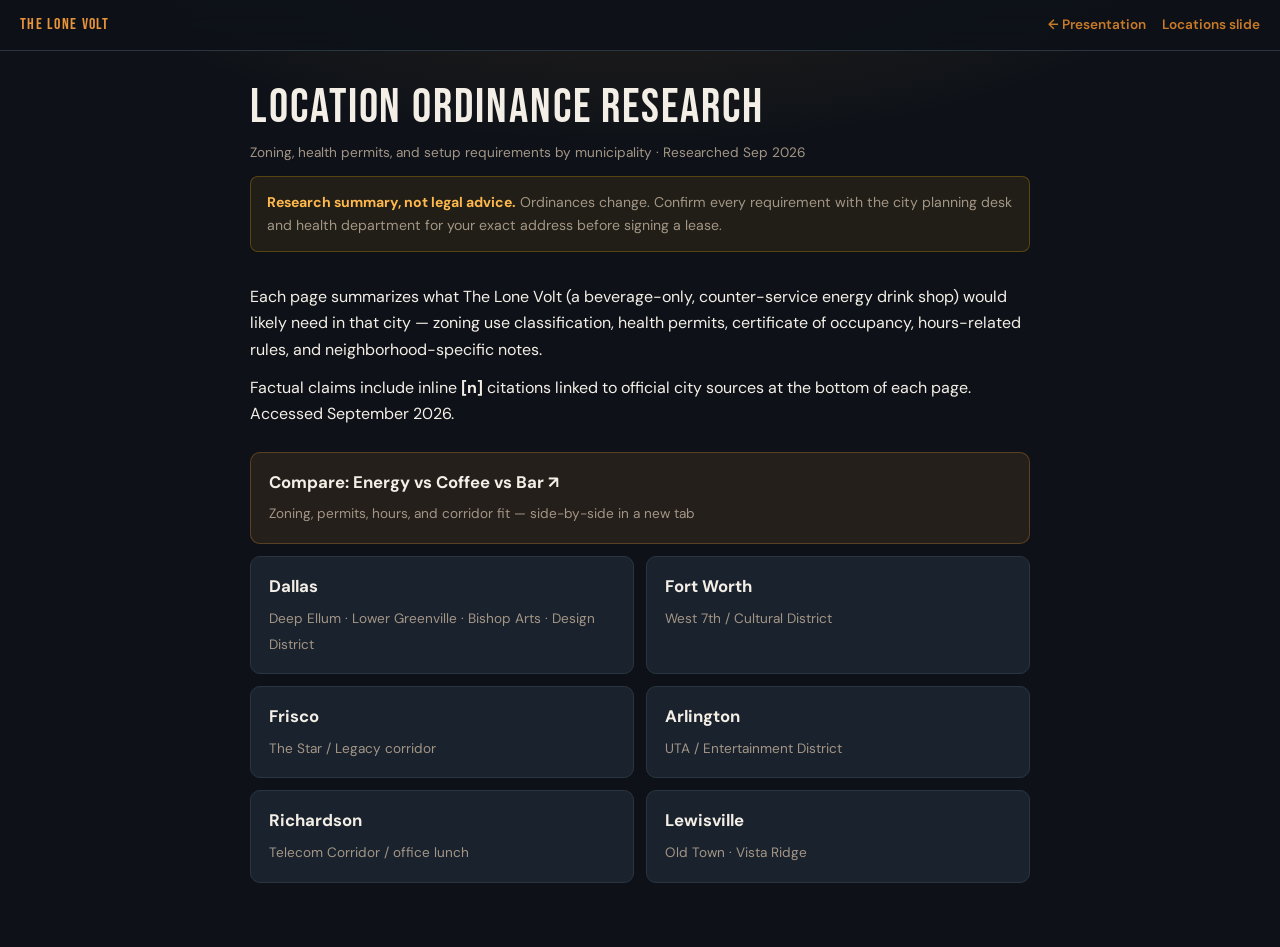
<file: site/ordinances/index.html>
<!DOCTYPE html>
<html lang="en">
<head>
  <meta charset="UTF-8">
  <meta name="viewport" content="width=device-width, initial-scale=1.0">
  <title>DFW Location Ordinances — The Lone Volt</title>
  <link rel="preconnect" href="https://fonts.googleapis.com">
  <link rel="preconnect" href="https://fonts.gstatic.com" crossorigin>
  <link href="https://fonts.googleapis.com/css2?family=Bebas+Neue&family=DM+Sans:wght@400;500;600;700&display=swap" rel="stylesheet">
  <link rel="stylesheet" href="../ordinances.css?v=3">
</head>
<body>
  <nav class="ord-nav">
    <span class="brand">THE LONE VOLT</span>
    <a href="../index.html">← Presentation</a>
    <a href="../index.html#slide-5">Locations slide</a>
  </nav>

  <main class="ord-wrap">
    <h1>Location Ordinance Research</h1>
    <p class="ord-meta">Zoning, health permits, and setup requirements by municipality · Researched Sep 2026</p>

    <div class="disclaimer">
      <strong>Research summary, not legal advice.</strong> Ordinances change. Confirm every requirement with the city planning desk and health department for your exact address before signing a lease.
    </div>

    <p>Each page summarizes what The Lone Volt (a beverage-only, counter-service energy drink shop) would likely need in that city — zoning use classification, health permits, certificate of occupancy, hours-related rules, and neighborhood-specific notes.</p>
    <p>Factual claims include inline <strong>[n]</strong> citations linked to official city sources at the bottom of each page. Accessed September 2026.</p>

    <div class="hub-grid">
      <a class="hub-card hub-card-featured" href="use-comparison.html" target="_blank" rel="noopener">
        <strong>Compare: Energy vs Coffee vs Bar ↗</strong>
        <span>Zoning, permits, hours, and corridor fit — side-by-side in a new tab</span>
      </a>
      <a class="hub-card" href="dallas.html">
        <strong>Dallas</strong>
        <span>Deep Ellum · Lower Greenville · Bishop Arts · Design District</span>
      </a>
      <a class="hub-card" href="fort-worth.html">
        <strong>Fort Worth</strong>
        <span>West 7th / Cultural District</span>
      </a>
      <a class="hub-card" href="frisco.html">
        <strong>Frisco</strong>
        <span>The Star / Legacy corridor</span>
      </a>
      <a class="hub-card" href="arlington.html">
        <strong>Arlington</strong>
        <span>UTA / Entertainment District</span>
      </a>
      <a class="hub-card" href="richardson.html">
        <strong>Richardson</strong>
        <span>Telecom Corridor / office lunch</span>
      </a>
      <a class="hub-card" href="lewisville.html">
        <strong>Lewisville</strong>
        <span>Old Town · Vista Ridge</span>
      </a>
    </div>
  </main>
</body>
</html>
</file>
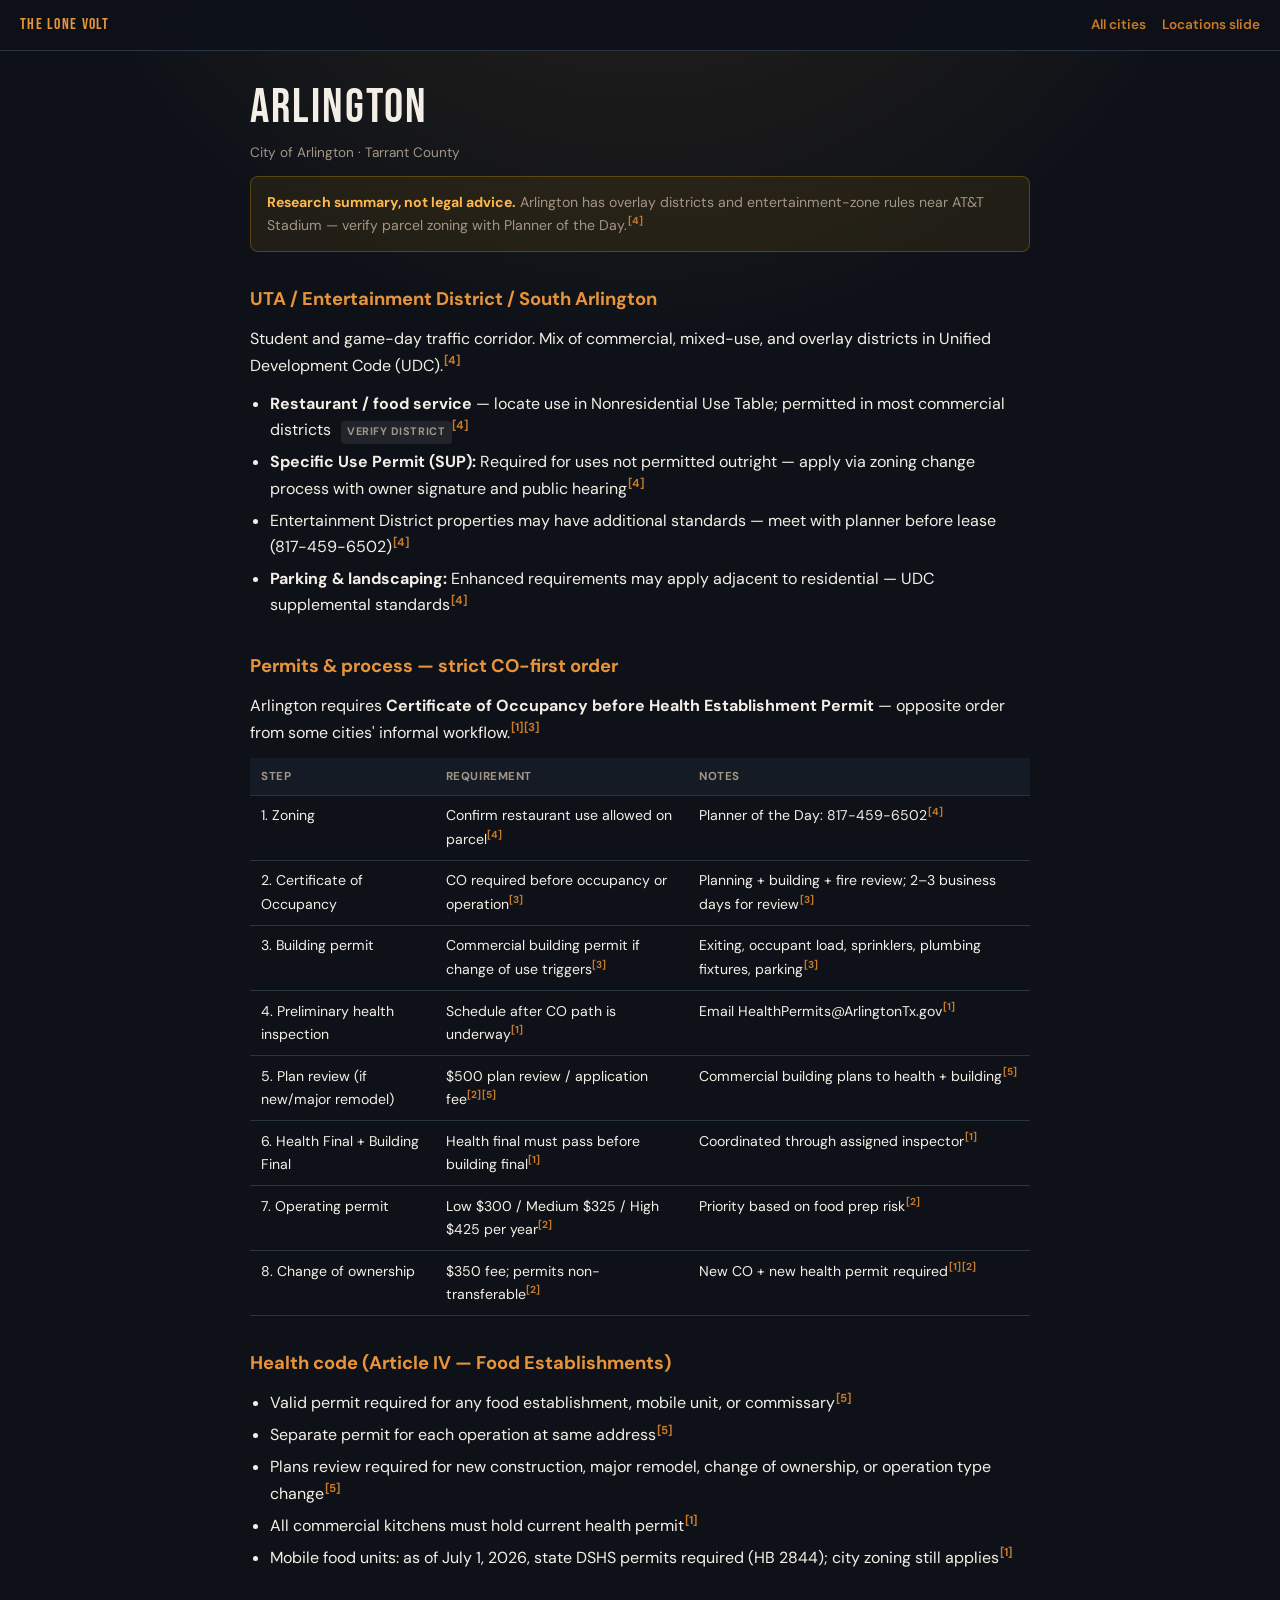
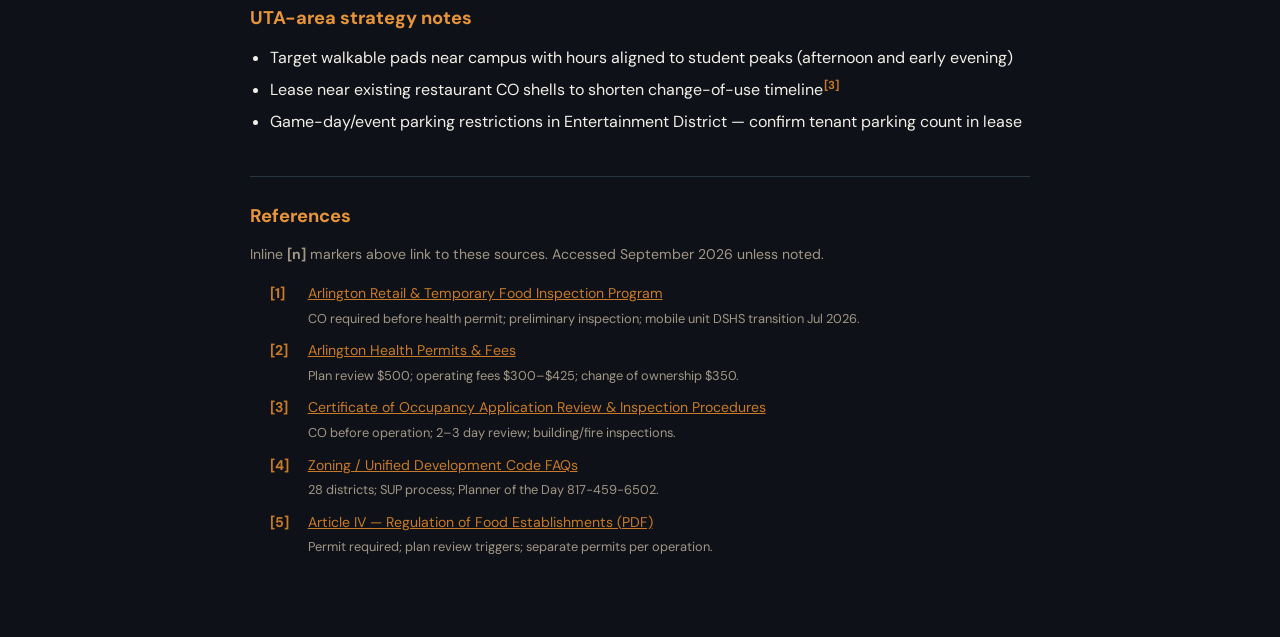
<file: site/ordinances/arlington.html>
<!DOCTYPE html>
<html lang="en">
<head>
  <meta charset="UTF-8">
  <meta name="viewport" content="width=device-width, initial-scale=1.0">
  <title>Arlington Ordinances — The Lone Volt Locations</title>
  <link rel="preconnect" href="https://fonts.googleapis.com">
  <link rel="preconnect" href="https://fonts.gstatic.com" crossorigin>
  <link href="https://fonts.googleapis.com/css2?family=Bebas+Neue&family=DM+Sans:wght@400;500;600;700&display=swap" rel="stylesheet">
  <link rel="stylesheet" href="../ordinances.css?v=3">
</head>
<body>
  <nav class="ord-nav">
    <span class="brand">THE LONE VOLT</span>
    <a href="index.html">All cities</a>
    <a href="../index.html#slide-5">Locations slide</a>
  </nav>

  <main class="ord-wrap">
    <h1>Arlington</h1>
    <p class="ord-meta">City of Arlington · Tarrant County</p>

    <div class="disclaimer">
      <strong>Research summary, not legal advice.</strong> Arlington has overlay districts and entertainment-zone rules near AT&amp;T Stadium — verify parcel zoning with Planner of the Day.<a href="#ref-4" class="cite" title="Zoning FAQs">[4]</a>
    </div>

    <h2 id="arlington-uta">UTA / Entertainment District / South Arlington</h2>
    <p>Student and game-day traffic corridor. Mix of commercial, mixed-use, and overlay districts in Unified Development Code (UDC).<a href="#ref-4" class="cite" title="Zoning FAQs">[4]</a></p>
    <ul>
      <li><strong>Restaurant / food service</strong> — locate use in Nonresidential Use Table; permitted in most commercial districts <span class="tag tag-check">Verify district</span><a href="#ref-4" class="cite" title="Zoning FAQs">[4]</a></li>
      <li><strong>Specific Use Permit (SUP):</strong> Required for uses not permitted outright — apply via zoning change process with owner signature and public hearing<a href="#ref-4" class="cite" title="Zoning FAQs">[4]</a></li>
      <li>Entertainment District properties may have additional standards — meet with planner before lease (817-459-6502)<a href="#ref-4" class="cite" title="Zoning FAQs">[4]</a></li>
      <li><strong>Parking &amp; landscaping:</strong> Enhanced requirements may apply adjacent to residential — UDC supplemental standards<a href="#ref-4" class="cite" title="Zoning FAQs">[4]</a></li>
    </ul>

    <h2>Permits &amp; process — strict CO-first order</h2>
    <p>Arlington requires <strong>Certificate of Occupancy before Health Establishment Permit</strong> — opposite order from some cities' informal workflow.<a href="#ref-1" class="cite" title="Retail Food Program">[1]</a><a href="#ref-3" class="cite" title="CO Procedures">[3]</a></p>
    <table class="data-table">
      <thead><tr><th>Step</th><th>Requirement</th><th>Notes</th></tr></thead>
      <tbody>
        <tr><td>1. Zoning</td><td>Confirm restaurant use allowed on parcel<a href="#ref-4" class="cite" title="Zoning FAQs">[4]</a></td><td>Planner of the Day: 817-459-6502<a href="#ref-4" class="cite" title="Zoning FAQs">[4]</a></td></tr>
        <tr><td>2. Certificate of Occupancy</td><td>CO required before occupancy or operation<a href="#ref-3" class="cite" title="CO Procedures">[3]</a></td><td>Planning + building + fire review; 2–3 business days for review<a href="#ref-3" class="cite" title="CO Procedures">[3]</a></td></tr>
        <tr><td>3. Building permit</td><td>Commercial building permit if change of use triggers<a href="#ref-3" class="cite" title="CO Procedures">[3]</a></td><td>Exiting, occupant load, sprinklers, plumbing fixtures, parking<a href="#ref-3" class="cite" title="CO Procedures">[3]</a></td></tr>
        <tr><td>4. Preliminary health inspection</td><td>Schedule after CO path is underway<a href="#ref-1" class="cite" title="Retail Food Program">[1]</a></td><td>Email HealthPermits@ArlingtonTx.gov<a href="#ref-1" class="cite" title="Retail Food Program">[1]</a></td></tr>
        <tr><td>5. Plan review (if new/major remodel)</td><td>$500 plan review / application fee<a href="#ref-2" class="cite" title="Health Permits &amp; Fees">[2]</a><a href="#ref-5" class="cite" title="Article IV">[5]</a></td><td>Commercial building plans to health + building<a href="#ref-5" class="cite" title="Article IV">[5]</a></td></tr>
        <tr><td>6. Health Final + Building Final</td><td>Health final must pass before building final<a href="#ref-1" class="cite" title="Retail Food Program">[1]</a></td><td>Coordinated through assigned inspector<a href="#ref-1" class="cite" title="Retail Food Program">[1]</a></td></tr>
        <tr><td>7. Operating permit</td><td>Low $300 / Medium $325 / High $425 per year<a href="#ref-2" class="cite" title="Health Permits &amp; Fees">[2]</a></td><td>Priority based on food prep risk<a href="#ref-2" class="cite" title="Health Permits &amp; Fees">[2]</a></td></tr>
        <tr><td>8. Change of ownership</td><td>$350 fee; permits non-transferable<a href="#ref-2" class="cite" title="Health Permits &amp; Fees">[2]</a></td><td>New CO + new health permit required<a href="#ref-1" class="cite" title="Retail Food Program">[1]</a><a href="#ref-2" class="cite" title="Health Permits &amp; Fees">[2]</a></td></tr>
      </tbody>
    </table>

    <h2>Health code (Article IV — Food Establishments)</h2>
    <ul>
      <li>Valid permit required for any food establishment, mobile unit, or commissary<a href="#ref-5" class="cite" title="Article IV">[5]</a></li>
      <li>Separate permit for each operation at same address<a href="#ref-5" class="cite" title="Article IV">[5]</a></li>
      <li>Plans review required for new construction, major remodel, change of ownership, or operation type change<a href="#ref-5" class="cite" title="Article IV">[5]</a></li>
      <li>All commercial kitchens must hold current health permit<a href="#ref-1" class="cite" title="Retail Food Program">[1]</a></li>
      <li>Mobile food units: as of July 1, 2026, state DSHS permits required (HB 2844); city zoning still applies<a href="#ref-1" class="cite" title="Retail Food Program">[1]</a></li>
    </ul>

    <h2>UTA-area strategy notes</h2>
    <ul>
      <li>Target walkable pads near campus with hours aligned to student peaks (afternoon and early evening)</li>
      <li>Lease near existing restaurant CO shells to shorten change-of-use timeline<a href="#ref-3" class="cite" title="CO Procedures">[3]</a></li>
      <li>Game-day/event parking restrictions in Entertainment District — confirm tenant parking count in lease</li>
    </ul>

    <div class="sources">
      <h2>References</h2>
      <p>Inline <strong>[n]</strong> markers above link to these sources. Accessed September 2026 unless noted.</p>
      <ol class="ref-list">
        <li id="ref-1"><span class="ref-num">[1]</span><span><a href="https://www.arlingtontx.gov/Business/Health-Services/Health-Services/Retail-Temporary-Food-Inspection-Program" target="_blank" rel="noopener">Arlington Retail &amp; Temporary Food Inspection Program</a><span class="ref-note">CO required before health permit; preliminary inspection; mobile unit DSHS transition Jul 2026.</span></span></li>
        <li id="ref-2"><span class="ref-num">[2]</span><span><a href="https://www.arlingtontx.gov/Business/Health-Services/Health-Services/Health-Permits-Fees" target="_blank" rel="noopener">Arlington Health Permits &amp; Fees</a><span class="ref-note">Plan review $500; operating fees $300–$425; change of ownership $350.</span></span></li>
        <li id="ref-3"><span class="ref-num">[3]</span><span><a href="https://www.arlingtontx.gov/Business/Planning-Development/Planning-Development/Permitting-Inspections/Certificate-of-Occupancy" target="_blank" rel="noopener">Certificate of Occupancy Application Review &amp; Inspection Procedures</a><span class="ref-note">CO before operation; 2–3 day review; building/fire inspections.</span></span></li>
        <li id="ref-4"><span class="ref-num">[4]</span><span><a href="https://www.arlingtontx.gov/Business/Development-Resources/Land-Development/Zoning-Unified-Development-Code/FAQs-ZoningUnified-Development-Code" target="_blank" rel="noopener">Zoning / Unified Development Code FAQs</a><span class="ref-note">28 districts; SUP process; Planner of the Day 817-459-6502.</span></span></li>
        <li id="ref-5"><span class="ref-num">[5]</span><span><a href="https://www.arlingtontx.gov/files/assets/city/v/2/health-services/documents/article-iv-regulation-of-food-establishments.pdf" target="_blank" rel="noopener">Article IV — Regulation of Food Establishments (PDF)</a><span class="ref-note">Permit required; plan review triggers; separate permits per operation.</span></span></li>
      </ol>
    </div>
  </main>
</body>
</html>
</file>
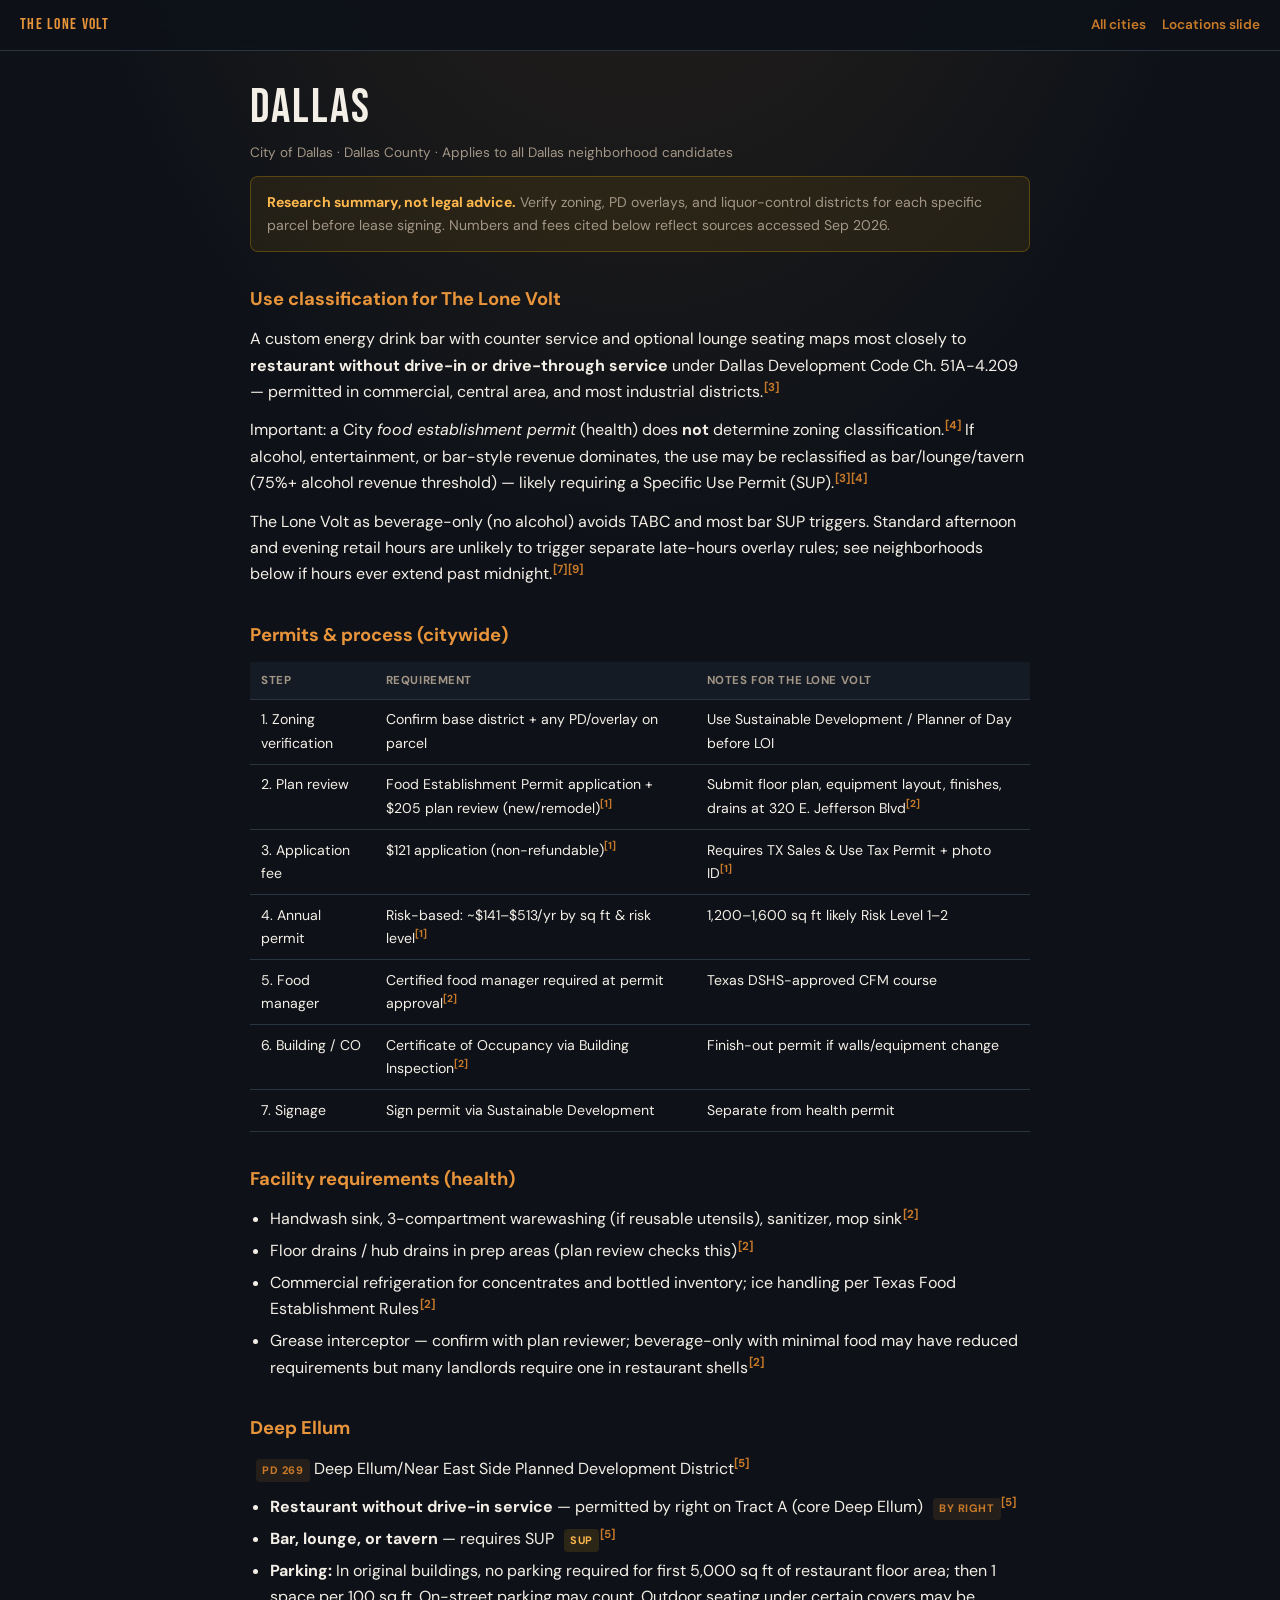
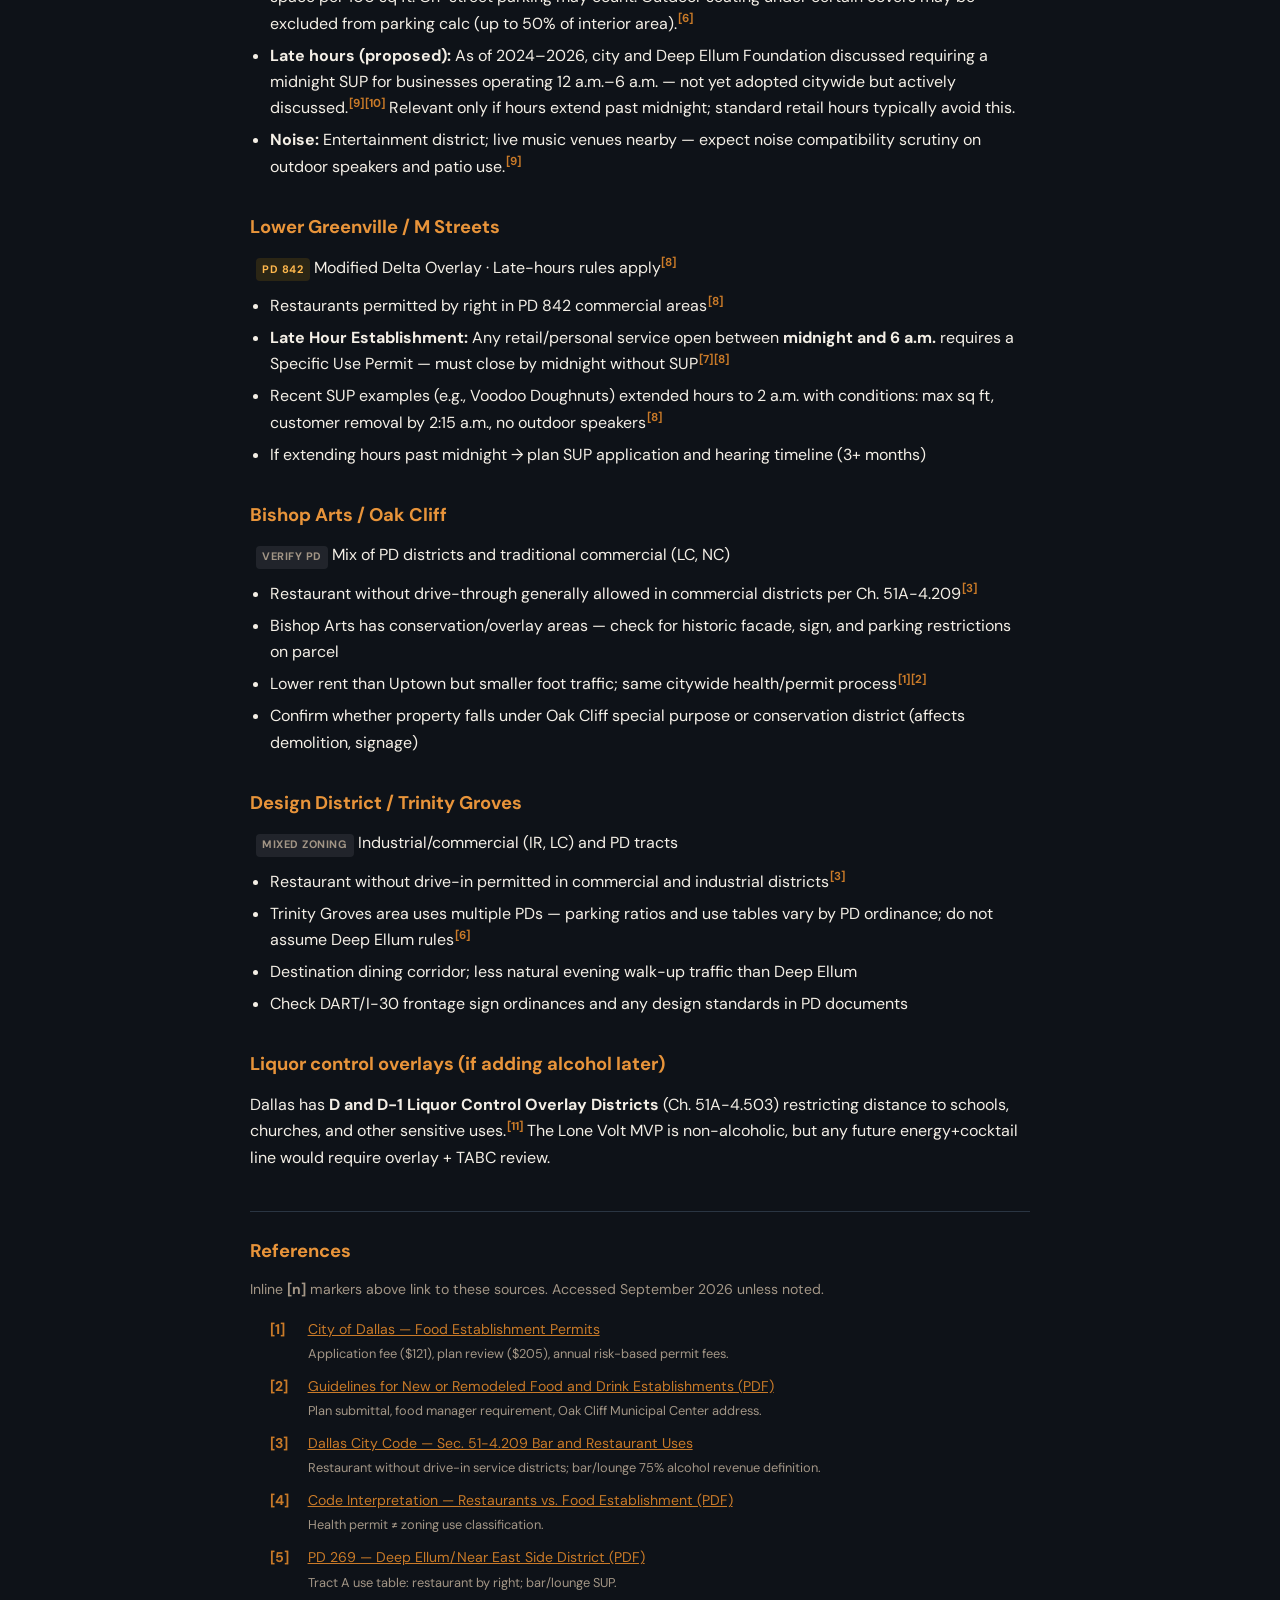
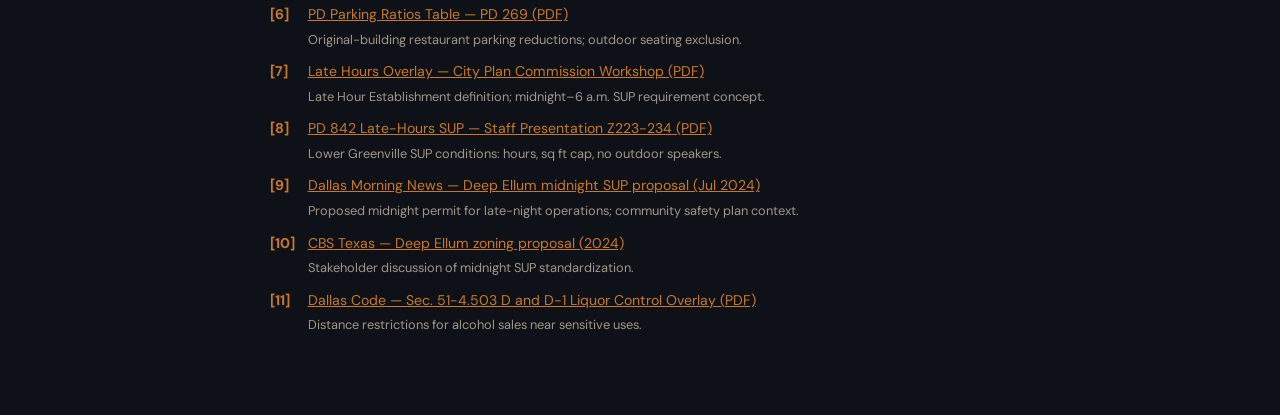
<file: site/ordinances/dallas.html>
<!DOCTYPE html>
<html lang="en">
<head>
  <meta charset="UTF-8">
  <meta name="viewport" content="width=device-width, initial-scale=1.0">
  <title>Dallas Ordinances — The Lone Volt Locations</title>
  <link rel="preconnect" href="https://fonts.googleapis.com">
  <link rel="preconnect" href="https://fonts.gstatic.com" crossorigin>
  <link href="https://fonts.googleapis.com/css2?family=Bebas+Neue&family=DM+Sans:wght@400;500;600;700&display=swap" rel="stylesheet">
  <link rel="stylesheet" href="../ordinances.css?v=3">
</head>
<body>
  <nav class="ord-nav">
    <span class="brand">THE LONE VOLT</span>
    <a href="index.html">All cities</a>
    <a href="../index.html#slide-5">Locations slide</a>
  </nav>

  <main class="ord-wrap">
    <h1>Dallas</h1>
    <p class="ord-meta">City of Dallas · Dallas County · Applies to all Dallas neighborhood candidates</p>

    <div class="disclaimer">
      <strong>Research summary, not legal advice.</strong> Verify zoning, PD overlays, and liquor-control districts for each specific parcel before lease signing. Numbers and fees cited below reflect sources accessed Sep 2026.
    </div>

    <h2>Use classification for The Lone Volt</h2>
    <p>A custom energy drink bar with counter service and optional lounge seating maps most closely to <strong>restaurant without drive-in or drive-through service</strong> under Dallas Development Code Ch. 51A-4.209 — permitted in commercial, central area, and most industrial districts.<a href="#ref-3" class="cite" title="Sec. 51-4.209 Bar and Restaurant Uses">[3]</a></p>
    <p>Important: a City <em>food establishment permit</em> (health) does <strong>not</strong> determine zoning classification.<a href="#ref-4" class="cite" title="Code Interpretation — Restaurants">[4]</a> If alcohol, entertainment, or bar-style revenue dominates, the use may be reclassified as bar/lounge/tavern (75%+ alcohol revenue threshold) — likely requiring a Specific Use Permit (SUP).<a href="#ref-3" class="cite" title="Sec. 51-4.209">[3]</a><a href="#ref-4" class="cite" title="Code Interpretation — Restaurants">[4]</a></p>
    <p>The Lone Volt as beverage-only (no alcohol) avoids TABC and most bar SUP triggers. Standard afternoon and evening retail hours are unlikely to trigger separate late-hours overlay rules; see neighborhoods below if hours ever extend past midnight.<a href="#ref-7" class="cite" title="Late Hours Overlay workshop">[7]</a><a href="#ref-9" class="cite" title="Deep Ellum midnight SUP proposal">[9]</a></p>

    <h2>Permits &amp; process (citywide)</h2>
    <table class="data-table">
      <thead><tr><th>Step</th><th>Requirement</th><th>Notes for The Lone Volt</th></tr></thead>
      <tbody>
        <tr><td>1. Zoning verification</td><td>Confirm base district + any PD/overlay on parcel</td><td>Use Sustainable Development / Planner of Day before LOI</td></tr>
        <tr><td>2. Plan review</td><td>Food Establishment Permit application + $205 plan review (new/remodel)<a href="#ref-1" class="cite" title="Food Establishment Permits">[1]</a></td><td>Submit floor plan, equipment layout, finishes, drains at 320 E. Jefferson Blvd<a href="#ref-2" class="cite" title="New/Remodel Guidelines">[2]</a></td></tr>
        <tr><td>3. Application fee</td><td>$121 application (non-refundable)<a href="#ref-1" class="cite" title="Food Establishment Permits">[1]</a></td><td>Requires TX Sales &amp; Use Tax Permit + photo ID<a href="#ref-1" class="cite" title="Food Establishment Permits">[1]</a></td></tr>
        <tr><td>4. Annual permit</td><td>Risk-based: ~$141–$513/yr by sq ft &amp; risk level<a href="#ref-1" class="cite" title="Food Establishment Permits">[1]</a></td><td>1,200–1,600 sq ft likely Risk Level 1–2</td></tr>
        <tr><td>5. Food manager</td><td>Certified food manager required at permit approval<a href="#ref-2" class="cite" title="New/Remodel Guidelines">[2]</a></td><td>Texas DSHS-approved CFM course</td></tr>
        <tr><td>6. Building / CO</td><td>Certificate of Occupancy via Building Inspection<a href="#ref-2" class="cite" title="New/Remodel Guidelines">[2]</a></td><td>Finish-out permit if walls/equipment change</td></tr>
        <tr><td>7. Signage</td><td>Sign permit via Sustainable Development</td><td>Separate from health permit</td></tr>
      </tbody>
    </table>

    <h2>Facility requirements (health)</h2>
    <ul>
      <li>Handwash sink, 3-compartment warewashing (if reusable utensils), sanitizer, mop sink<a href="#ref-2" class="cite" title="New/Remodel Guidelines">[2]</a></li>
      <li>Floor drains / hub drains in prep areas (plan review checks this)<a href="#ref-2" class="cite" title="New/Remodel Guidelines">[2]</a></li>
      <li>Commercial refrigeration for concentrates and bottled inventory; ice handling per Texas Food Establishment Rules<a href="#ref-2" class="cite" title="New/Remodel Guidelines">[2]</a></li>
      <li>Grease interceptor — confirm with plan reviewer; beverage-only with minimal food may have reduced requirements but many landlords require one in restaurant shells<a href="#ref-2" class="cite" title="New/Remodel Guidelines">[2]</a></li>
    </ul>

    <h2 id="deep-ellum">Deep Ellum</h2>
    <p><span class="tag tag-ok">PD 269</span> Deep Ellum/Near East Side Planned Development District<a href="#ref-5" class="cite" title="PD 269">[5]</a></p>
    <ul>
      <li><strong>Restaurant without drive-in service</strong> — permitted by right on Tract A (core Deep Ellum) <span class="tag tag-ok">By right</span><a href="#ref-5" class="cite" title="PD 269">[5]</a></li>
      <li><strong>Bar, lounge, or tavern</strong> — requires SUP <span class="tag tag-sup">SUP</span><a href="#ref-5" class="cite" title="PD 269">[5]</a></li>
      <li><strong>Parking:</strong> In original buildings, no parking required for first 5,000 sq ft of restaurant floor area; then 1 space per 100 sq ft. On-street parking may count. Outdoor seating under certain covers may be excluded from parking calc (up to 50% of interior area).<a href="#ref-6" class="cite" title="PD 269 parking ratios">[6]</a></li>
      <li><strong>Late hours (proposed):</strong> As of 2024–2026, city and Deep Ellum Foundation discussed requiring a midnight SUP for businesses operating 12 a.m.–6 a.m. — not yet adopted citywide but actively discussed.<a href="#ref-9" class="cite" title="Dallas News">[9]</a><a href="#ref-10" class="cite" title="CBS Texas">[10]</a> Relevant only if hours extend past midnight; standard retail hours typically avoid this.</li>
      <li><strong>Noise:</strong> Entertainment district; live music venues nearby — expect noise compatibility scrutiny on outdoor speakers and patio use.<a href="#ref-9" class="cite" title="Dallas News">[9]</a></li>
    </ul>

    <h2 id="lower-greenville">Lower Greenville / M Streets</h2>
    <p><span class="tag tag-sup">PD 842</span> Modified Delta Overlay · Late-hours rules apply<a href="#ref-8" class="cite" title="PD 842 late-hours SUP example">[8]</a></p>
    <ul>
      <li>Restaurants permitted by right in PD 842 commercial areas<a href="#ref-8" class="cite" title="PD 842">[8]</a></li>
      <li><strong>Late Hour Establishment:</strong> Any retail/personal service open between <strong>midnight and 6 a.m.</strong> requires a Specific Use Permit — must close by midnight without SUP<a href="#ref-7" class="cite" title="Late Hours Overlay">[7]</a><a href="#ref-8" class="cite" title="PD 842">[8]</a></li>
      <li>Recent SUP examples (e.g., Voodoo Doughnuts) extended hours to 2 a.m. with conditions: max sq ft, customer removal by 2:15 a.m., no outdoor speakers<a href="#ref-8" class="cite" title="PD 842 SUP conditions">[8]</a></li>
      <li>If extending hours past midnight → plan SUP application and hearing timeline (3+ months)</li>
    </ul>

    <h2 id="bishop-arts">Bishop Arts / Oak Cliff</h2>
    <p><span class="tag tag-check">Verify PD</span> Mix of PD districts and traditional commercial (LC, NC)</p>
    <ul>
      <li>Restaurant without drive-through generally allowed in commercial districts per Ch. 51A-4.209<a href="#ref-3" class="cite" title="Sec. 51-4.209">[3]</a></li>
      <li>Bishop Arts has conservation/overlay areas — check for historic facade, sign, and parking restrictions on parcel</li>
      <li>Lower rent than Uptown but smaller foot traffic; same citywide health/permit process<a href="#ref-1" class="cite" title="Food Establishment Permits">[1]</a><a href="#ref-2" class="cite" title="New/Remodel Guidelines">[2]</a></li>
      <li>Confirm whether property falls under Oak Cliff special purpose or conservation district (affects demolition, signage)</li>
    </ul>

    <h2 id="design-district">Design District / Trinity Groves</h2>
    <p><span class="tag tag-check">Mixed zoning</span> Industrial/commercial (IR, LC) and PD tracts</p>
    <ul>
      <li>Restaurant without drive-in permitted in commercial and industrial districts<a href="#ref-3" class="cite" title="Sec. 51-4.209">[3]</a></li>
      <li>Trinity Groves area uses multiple PDs — parking ratios and use tables vary by PD ordinance; do not assume Deep Ellum rules<a href="#ref-6" class="cite" title="PD parking varies">[6]</a></li>
      <li>Destination dining corridor; less natural evening walk-up traffic than Deep Ellum</li>
      <li>Check DART/I-30 frontage sign ordinances and any design standards in PD documents</li>
    </ul>

    <h2>Liquor control overlays (if adding alcohol later)</h2>
    <p>Dallas has <strong>D and D-1 Liquor Control Overlay Districts</strong> (Ch. 51A-4.503) restricting distance to schools, churches, and other sensitive uses.<a href="#ref-11" class="cite" title="Liquor Control Overlay">[11]</a> The Lone Volt MVP is non-alcoholic, but any future energy+cocktail line would require overlay + TABC review.</p>

    <div class="sources">
      <h2>References</h2>
      <p>Inline <strong>[n]</strong> markers above link to these sources. Accessed September 2026 unless noted.</p>
      <ol class="ref-list">
        <li id="ref-1"><span class="ref-num">[1]</span><span><a href="https://dallascityhall.com/departments/codecompliance/consumer-health/Pages/food-establishment.aspx" target="_blank" rel="noopener">City of Dallas — Food Establishment Permits</a><span class="ref-note">Application fee ($121), plan review ($205), annual risk-based permit fees.</span></span></li>
        <li id="ref-2"><span class="ref-num">[2]</span><span><a href="https://dallascityhall.com/departments/sustainabledevelopment/DCH%20documents/pdf/Building/NewRemodelFoodPlanGuidelines.pdf" target="_blank" rel="noopener">Guidelines for New or Remodeled Food and Drink Establishments (PDF)</a><span class="ref-note">Plan submittal, food manager requirement, Oak Cliff Municipal Center address.</span></span></li>
        <li id="ref-3"><span class="ref-num">[3]</span><span><a href="https://codelibrary.amlegal.com/codes/dallas/latest/dallas_tx/0-0-0-96711" target="_blank" rel="noopener">Dallas City Code — Sec. 51-4.209 Bar and Restaurant Uses</a><span class="ref-note">Restaurant without drive-in service districts; bar/lounge 75% alcohol revenue definition.</span></span></li>
        <li id="ref-4"><span class="ref-num">[4]</span><span><a href="https://dallascityhall.com/departments/pnv/Documents/AH%20Memos/Code%20Interpretation%20-%20Restaurants_Final.pdf" target="_blank" rel="noopener">Code Interpretation — Restaurants vs. Food Establishment (PDF)</a><span class="ref-note">Health permit ≠ zoning use classification.</span></span></li>
        <li id="ref-5"><span class="ref-num">[5]</span><span><a href="https://dallascityhall.com/departments/city-attorney/Articles/PDF/Article%20269.pdf" target="_blank" rel="noopener">PD 269 — Deep Ellum/Near East Side District (PDF)</a><span class="ref-note">Tract A use table: restaurant by right; bar/lounge SUP.</span></span></li>
        <li id="ref-6"><span class="ref-num">[6]</span><span><a href="https://dallascityhall.com/departments/sustainabledevelopment/planning/DCH%20Documents/code%20amendments/parking%20code/Report%20-%20Planned%20Development%20Districts%20Parking%20-%20Parking%20Ratios%20Table.pdf" target="_blank" rel="noopener">PD Parking Ratios Table — PD 269 (PDF)</a><span class="ref-note">Original-building restaurant parking reductions; outdoor seating exclusion.</span></span></li>
        <li id="ref-7"><span class="ref-num">[7]</span><span><a href="https://dallascityhall.com/departments/sustainabledevelopment/planning/DCH%20Documents/code%20amendments/LHO_CPC_Workshp.ppt_07-13-17-FINAL.pdf" target="_blank" rel="noopener">Late Hours Overlay — City Plan Commission Workshop (PDF)</a><span class="ref-note">Late Hour Establishment definition; midnight–6 a.m. SUP requirement concept.</span></span></li>
        <li id="ref-8"><span class="ref-num">[8]</span><span><a href="https://dallascityhall.com/government/Boards-and-Commissions/City-Plan-and-Zoning-Commission/Documents/staff-presentations/02-01-24-staffpresentations/7.%20Z223-234(MP)_Staff%20Presentation_1.24.24.pdf" target="_blank" rel="noopener">PD 842 Late-Hours SUP — Staff Presentation Z223-234 (PDF)</a><span class="ref-note">Lower Greenville SUP conditions: hours, sq ft cap, no outdoor speakers.</span></span></li>
        <li id="ref-9"><span class="ref-num">[9]</span><span><a href="https://www.dallasnews.com/news/2024/07/25/dallas-officials-could-rezone-deep-ellum-to-improve-neighborhoods-nightlife/" target="_blank" rel="noopener">Dallas Morning News — Deep Ellum midnight SUP proposal (Jul 2024)</a><span class="ref-note">Proposed midnight permit for late-night operations; community safety plan context.</span></span></li>
        <li id="ref-10"><span class="ref-num">[10]</span><span><a href="https://www.cbsnews.com/texas/news/zoning-proposal-aims-to-enhance-safety-in-dallas-deep-ellum-entertainment-district/" target="_blank" rel="noopener">CBS Texas — Deep Ellum zoning proposal (2024)</a><span class="ref-note">Stakeholder discussion of midnight SUP standardization.</span></span></li>
        <li id="ref-11"><span class="ref-num">[11]</span><span><a href="https://dallascityhall.com/government/meetings/DCH%20Documents/landmark-commission/51A-4.501.pdf" target="_blank" rel="noopener">Dallas Code — Sec. 51-4.503 D and D-1 Liquor Control Overlay (PDF)</a><span class="ref-note">Distance restrictions for alcohol sales near sensitive uses.</span></span></li>
      </ol>
    </div>
  </main>
</body>
</html>
</file>
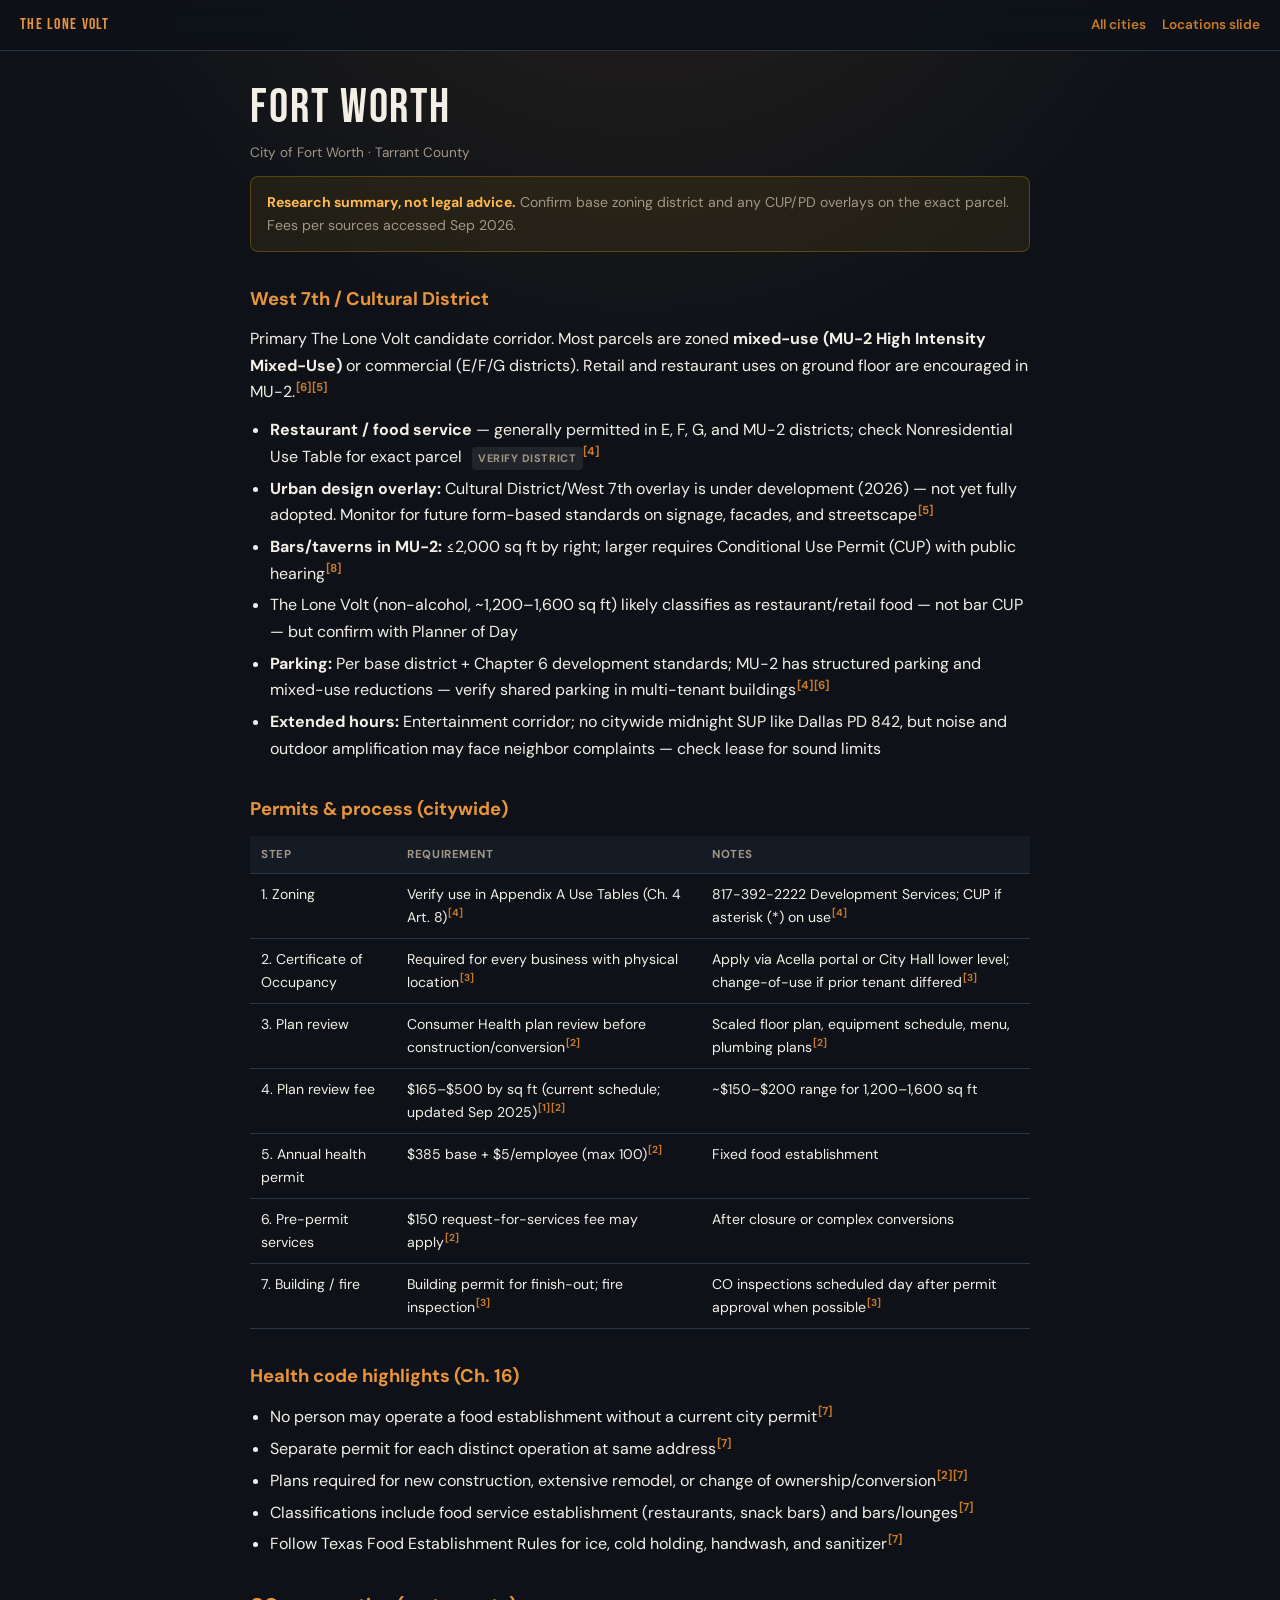
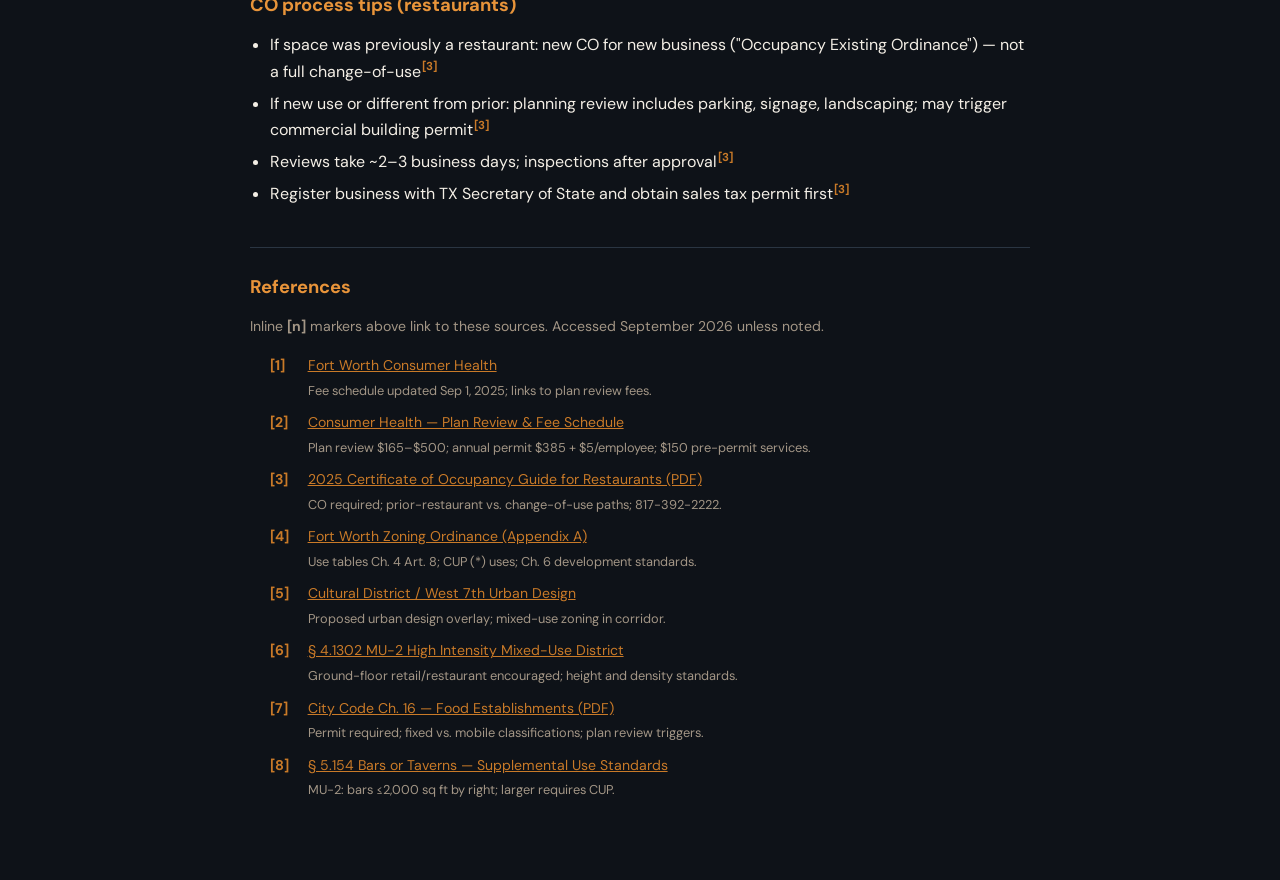
<file: site/ordinances/fort-worth.html>
<!DOCTYPE html>
<html lang="en">
<head>
  <meta charset="UTF-8">
  <meta name="viewport" content="width=device-width, initial-scale=1.0">
  <title>Fort Worth Ordinances — The Lone Volt Locations</title>
  <link rel="preconnect" href="https://fonts.googleapis.com">
  <link rel="preconnect" href="https://fonts.gstatic.com" crossorigin>
  <link href="https://fonts.googleapis.com/css2?family=Bebas+Neue&family=DM+Sans:wght@400;500;600;700&display=swap" rel="stylesheet">
  <link rel="stylesheet" href="../ordinances.css?v=3">
</head>
<body>
  <nav class="ord-nav">
    <span class="brand">THE LONE VOLT</span>
    <a href="index.html">All cities</a>
    <a href="../index.html#slide-5">Locations slide</a>
  </nav>

  <main class="ord-wrap">
    <h1>Fort Worth</h1>
    <p class="ord-meta">City of Fort Worth · Tarrant County</p>

    <div class="disclaimer">
      <strong>Research summary, not legal advice.</strong> Confirm base zoning district and any CUP/PD overlays on the exact parcel. Fees per sources accessed Sep 2026.
    </div>

    <h2 id="west-7th">West 7th / Cultural District</h2>
    <p>Primary The Lone Volt candidate corridor. Most parcels are zoned <strong>mixed-use (MU-2 High Intensity Mixed-Use)</strong> or commercial (E/F/G districts). Retail and restaurant uses on ground floor are encouraged in MU-2.<a href="#ref-6" class="cite" title="MU-2 district">[6]</a><a href="#ref-5" class="cite" title="Cultural District">[5]</a></p>
    <ul>
      <li><strong>Restaurant / food service</strong> — generally permitted in E, F, G, and MU-2 districts; check Nonresidential Use Table for exact parcel <span class="tag tag-check">Verify district</span><a href="#ref-4" class="cite" title="Zoning Ordinance">[4]</a></li>
      <li><strong>Urban design overlay:</strong> Cultural District/West 7th overlay is under development (2026) — not yet fully adopted. Monitor for future form-based standards on signage, facades, and streetscape<a href="#ref-5" class="cite" title="Cultural District">[5]</a></li>
      <li><strong>Bars/taverns in MU-2:</strong> ≤2,000 sq ft by right; larger requires Conditional Use Permit (CUP) with public hearing<a href="#ref-8" class="cite" title="Bars or taverns §5.154">[8]</a></li>
      <li>The Lone Volt (non-alcohol, ~1,200–1,600 sq ft) likely classifies as restaurant/retail food — not bar CUP — but confirm with Planner of Day</li>
      <li><strong>Parking:</strong> Per base district + Chapter 6 development standards; MU-2 has structured parking and mixed-use reductions — verify shared parking in multi-tenant buildings<a href="#ref-4" class="cite" title="Zoning Ordinance">[4]</a><a href="#ref-6" class="cite" title="MU-2">[6]</a></li>
      <li><strong>Extended hours:</strong> Entertainment corridor; no citywide midnight SUP like Dallas PD 842, but noise and outdoor amplification may face neighbor complaints — check lease for sound limits</li>
    </ul>

    <h2>Permits &amp; process (citywide)</h2>
    <table class="data-table">
      <thead><tr><th>Step</th><th>Requirement</th><th>Notes</th></tr></thead>
      <tbody>
        <tr><td>1. Zoning</td><td>Verify use in Appendix A Use Tables (Ch. 4 Art. 8)<a href="#ref-4" class="cite" title="Zoning Ordinance">[4]</a></td><td>817-392-2222 Development Services; CUP if asterisk (*) on use<a href="#ref-4" class="cite" title="Zoning Ordinance">[4]</a></td></tr>
        <tr><td>2. Certificate of Occupancy</td><td>Required for every business with physical location<a href="#ref-3" class="cite" title="CO Guide">[3]</a></td><td>Apply via Acella portal or City Hall lower level; change-of-use if prior tenant differed<a href="#ref-3" class="cite" title="CO Guide">[3]</a></td></tr>
        <tr><td>3. Plan review</td><td>Consumer Health plan review before construction/conversion<a href="#ref-2" class="cite" title="Plan Review">[2]</a></td><td>Scaled floor plan, equipment schedule, menu, plumbing plans<a href="#ref-2" class="cite" title="Plan Review">[2]</a></td></tr>
        <tr><td>4. Plan review fee</td><td>$165–$500 by sq ft (current schedule; updated Sep 2025)<a href="#ref-1" class="cite" title="Consumer Health">[1]</a><a href="#ref-2" class="cite" title="Plan Review">[2]</a></td><td>~$150–$200 range for 1,200–1,600 sq ft</td></tr>
        <tr><td>5. Annual health permit</td><td>$385 base + $5/employee (max 100)<a href="#ref-2" class="cite" title="Plan Review">[2]</a></td><td>Fixed food establishment</td></tr>
        <tr><td>6. Pre-permit services</td><td>$150 request-for-services fee may apply<a href="#ref-2" class="cite" title="Plan Review">[2]</a></td><td>After closure or complex conversions</td></tr>
        <tr><td>7. Building / fire</td><td>Building permit for finish-out; fire inspection<a href="#ref-3" class="cite" title="CO Guide">[3]</a></td><td>CO inspections scheduled day after permit approval when possible<a href="#ref-3" class="cite" title="CO Guide">[3]</a></td></tr>
      </tbody>
    </table>

    <h2>Health code highlights (Ch. 16)</h2>
    <ul>
      <li>No person may operate a food establishment without a current city permit<a href="#ref-7" class="cite" title="Ch. 16 Food Establishments">[7]</a></li>
      <li>Separate permit for each distinct operation at same address<a href="#ref-7" class="cite" title="Ch. 16">[7]</a></li>
      <li>Plans required for new construction, extensive remodel, or change of ownership/conversion<a href="#ref-2" class="cite" title="Plan Review">[2]</a><a href="#ref-7" class="cite" title="Ch. 16">[7]</a></li>
      <li>Classifications include food service establishment (restaurants, snack bars) and bars/lounges<a href="#ref-7" class="cite" title="Ch. 16">[7]</a></li>
      <li>Follow Texas Food Establishment Rules for ice, cold holding, handwash, and sanitizer<a href="#ref-7" class="cite" title="Ch. 16">[7]</a></li>
    </ul>

    <h2>CO process tips (restaurants)</h2>
    <ul>
      <li>If space was previously a restaurant: new CO for new business ("Occupancy Existing Ordinance") — not a full change-of-use<a href="#ref-3" class="cite" title="CO Guide">[3]</a></li>
      <li>If new use or different from prior: planning review includes parking, signage, landscaping; may trigger commercial building permit<a href="#ref-3" class="cite" title="CO Guide">[3]</a></li>
      <li>Reviews take ~2–3 business days; inspections after approval<a href="#ref-3" class="cite" title="CO Guide">[3]</a></li>
      <li>Register business with TX Secretary of State and obtain sales tax permit first<a href="#ref-3" class="cite" title="CO Guide">[3]</a></li>
    </ul>

    <div class="sources">
      <h2>References</h2>
      <p>Inline <strong>[n]</strong> markers above link to these sources. Accessed September 2026 unless noted.</p>
      <ol class="ref-list">
        <li id="ref-1"><span class="ref-num">[1]</span><span><a href="https://www.fortworthtexas.gov/departments/environmental-services/consumer-health" target="_blank" rel="noopener">Fort Worth Consumer Health</a><span class="ref-note">Fee schedule updated Sep 1, 2025; links to plan review fees.</span></span></li>
        <li id="ref-2"><span class="ref-num">[2]</span><span><a href="https://www.fortworthtexas.gov/departments/environmental-services/consumer-health/plan-review" target="_blank" rel="noopener">Consumer Health — Plan Review &amp; Fee Schedule</a><span class="ref-note">Plan review $165–$500; annual permit $385 + $5/employee; $150 pre-permit services.</span></span></li>
        <li id="ref-3"><span class="ref-num">[3]</span><span><a href="https://www.fortworthtexas.gov/files/assets/public/v/4/development-services/documents/resources-applications-forms-videos/s/2025-certificate-of-occupancy-guide-for-restaurants-new-brand.pdf" target="_blank" rel="noopener">2025 Certificate of Occupancy Guide for Restaurants (PDF)</a><span class="ref-note">CO required; prior-restaurant vs. change-of-use paths; 817-392-2222.</span></span></li>
        <li id="ref-4"><span class="ref-num">[4]</span><span><a href="https://www.fortworthtexas.gov/departments/development-services/zoning/ordinance" target="_blank" rel="noopener">Fort Worth Zoning Ordinance (Appendix A)</a><span class="ref-note">Use tables Ch. 4 Art. 8; CUP (*) uses; Ch. 6 development standards.</span></span></li>
        <li id="ref-5"><span class="ref-num">[5]</span><span><a href="https://www.fortworthtexas.gov/departments/development-services/preservation-urban-design/urban-design/cultural-district" target="_blank" rel="noopener">Cultural District / West 7th Urban Design</a><span class="ref-note">Proposed urban design overlay; mixed-use zoning in corridor.</span></span></li>
        <li id="ref-6"><span class="ref-num">[6]</span><span><a href="https://codelibrary.amlegal.com/codes/ftworth/latest/ftworth_tx/0-0-0-36082" target="_blank" rel="noopener">§ 4.1302 MU-2 High Intensity Mixed-Use District</a><span class="ref-note">Ground-floor retail/restaurant encouraged; height and density standards.</span></span></li>
        <li id="ref-7"><span class="ref-num">[7]</span><span><a href="https://www.fortworthtexas.gov/files/assets/public/v/1/environmental-services/health/documents/fw-food-ordinance-chpt-16.pdf" target="_blank" rel="noopener">City Code Ch. 16 — Food Establishments (PDF)</a><span class="ref-note">Permit required; fixed vs. mobile classifications; plan review triggers.</span></span></li>
        <li id="ref-8"><span class="ref-num">[8]</span><span><a href="https://codelibrary.amlegal.com/codes/ftworth/latest/ftworth_tx/0-0-0-74729" target="_blank" rel="noopener">§ 5.154 Bars or Taverns — Supplemental Use Standards</a><span class="ref-note">MU-2: bars ≤2,000 sq ft by right; larger requires CUP.</span></span></li>
      </ol>
    </div>
  </main>
</body>
</html>
</file>
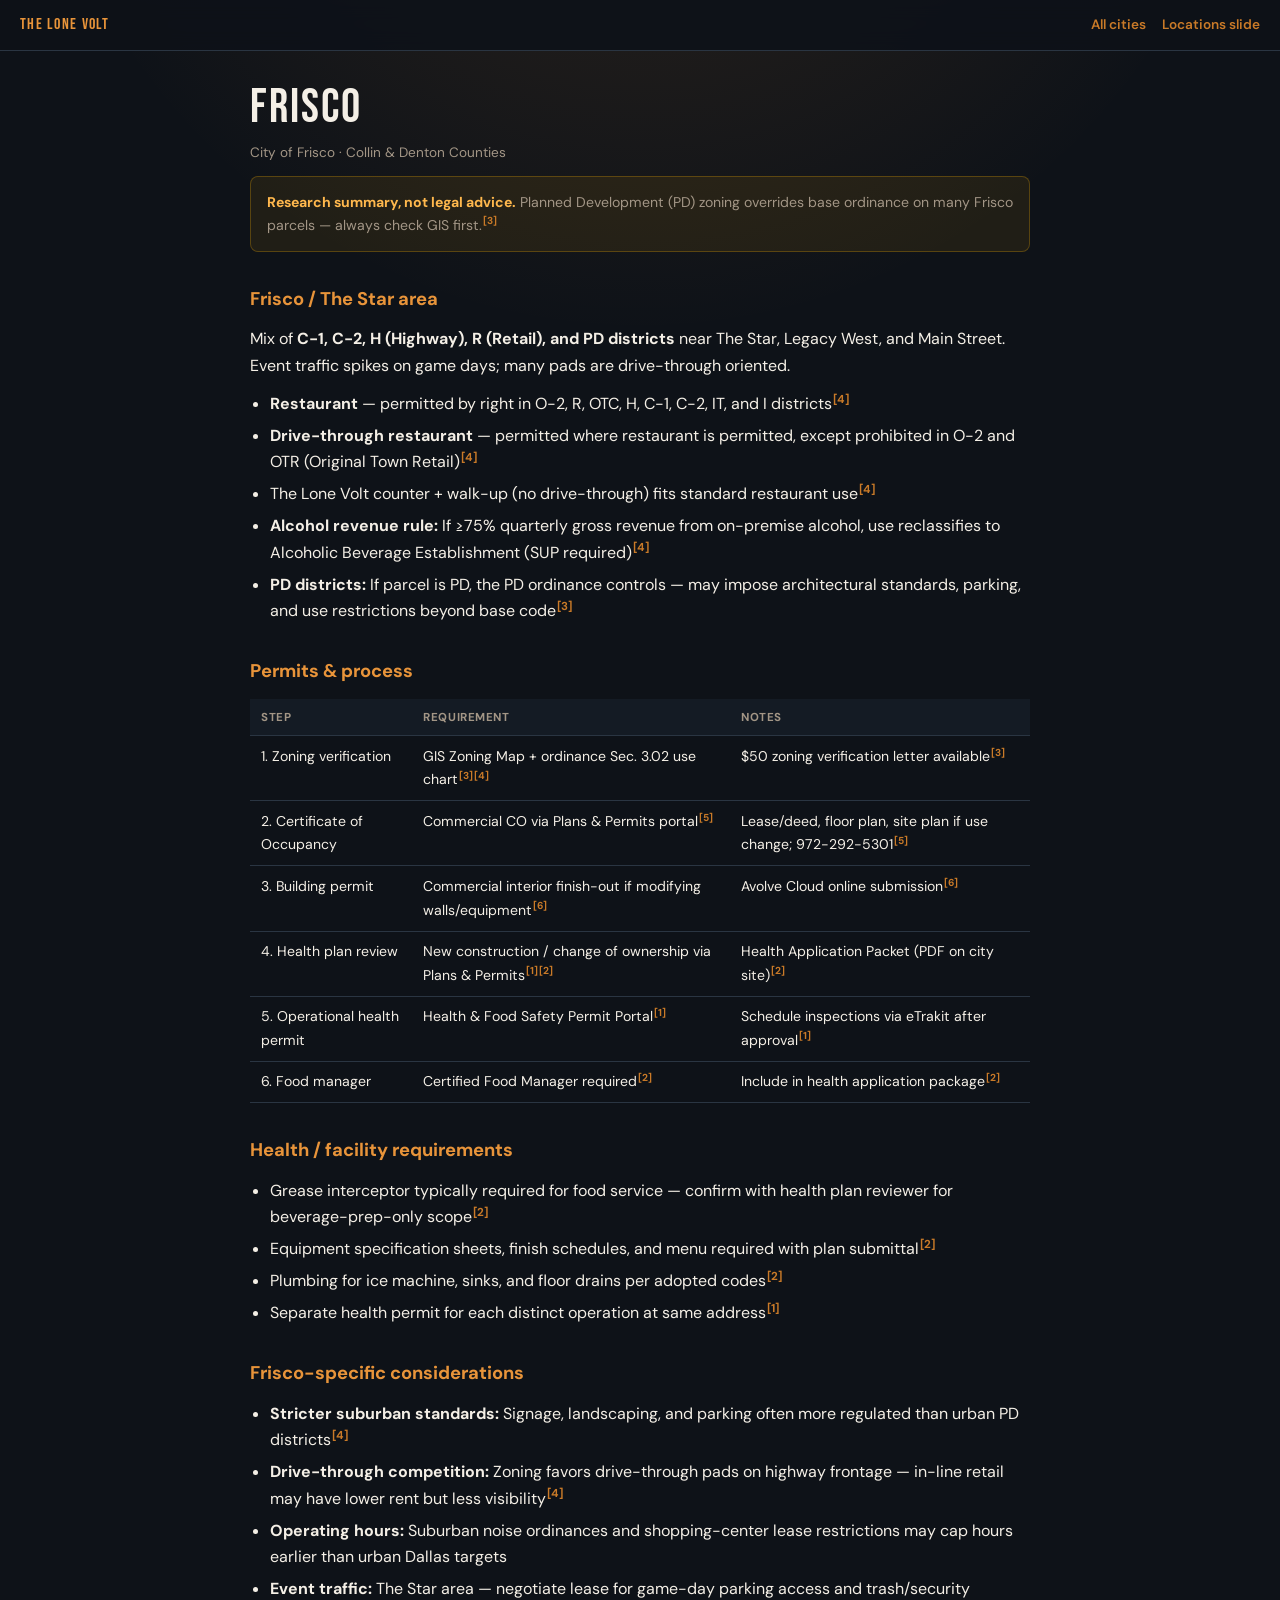
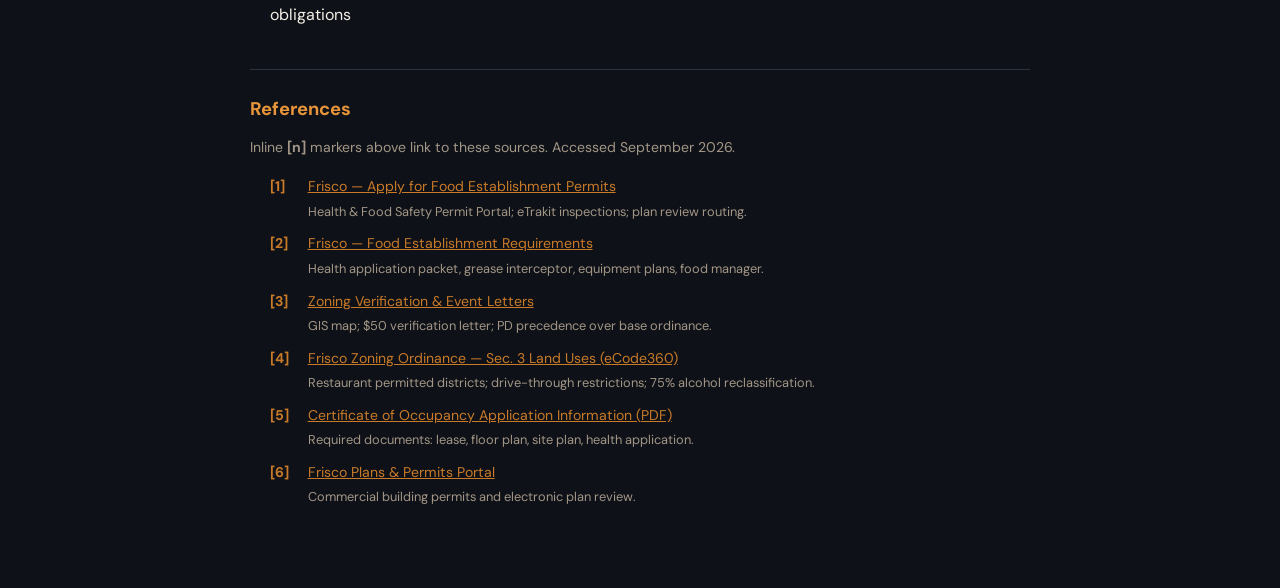
<file: site/ordinances/frisco.html>
<!DOCTYPE html>
<html lang="en">
<head>
  <meta charset="UTF-8">
  <meta name="viewport" content="width=device-width, initial-scale=1.0">
  <title>Frisco Ordinances — The Lone Volt Locations</title>
  <link rel="preconnect" href="https://fonts.googleapis.com">
  <link rel="preconnect" href="https://fonts.gstatic.com" crossorigin>
  <link href="https://fonts.googleapis.com/css2?family=Bebas+Neue&family=DM+Sans:wght@400;500;600;700&display=swap" rel="stylesheet">
  <link rel="stylesheet" href="../ordinances.css?v=3">
</head>
<body>
  <nav class="ord-nav">
    <span class="brand">THE LONE VOLT</span>
    <a href="index.html">All cities</a>
    <a href="../index.html#slide-5">Locations slide</a>
  </nav>

  <main class="ord-wrap">
    <h1>Frisco</h1>
    <p class="ord-meta">City of Frisco · Collin &amp; Denton Counties</p>

    <div class="disclaimer">
      <strong>Research summary, not legal advice.</strong> Planned Development (PD) zoning overrides base ordinance on many Frisco parcels — always check GIS first.<a href="#ref-3" class="cite" title="Zoning Verification">[3]</a>
    </div>

    <h2 id="frisco-star">Frisco / The Star area</h2>
    <p>Mix of <strong>C-1, C-2, H (Highway), R (Retail), and PD districts</strong> near The Star, Legacy West, and Main Street. Event traffic spikes on game days; many pads are drive-through oriented.</p>
    <ul>
      <li><strong>Restaurant</strong> — permitted by right in O-2, R, OTC, H, C-1, C-2, IT, and I districts<a href="#ref-4" class="cite" title="Frisco Sec. 3 Land Uses">[4]</a></li>
      <li><strong>Drive-through restaurant</strong> — permitted where restaurant is permitted, except prohibited in O-2 and OTR (Original Town Retail)<a href="#ref-4" class="cite" title="Frisco Sec. 3 Land Uses">[4]</a></li>
      <li>The Lone Volt counter + walk-up (no drive-through) fits standard restaurant use<a href="#ref-4" class="cite" title="Frisco Sec. 3 Land Uses">[4]</a></li>
      <li><strong>Alcohol revenue rule:</strong> If ≥75% quarterly gross revenue from on-premise alcohol, use reclassifies to Alcoholic Beverage Establishment (SUP required)<a href="#ref-4" class="cite" title="Frisco Sec. 3 Land Uses">[4]</a></li>
      <li><strong>PD districts:</strong> If parcel is PD, the PD ordinance controls — may impose architectural standards, parking, and use restrictions beyond base code<a href="#ref-3" class="cite" title="Zoning Verification">[3]</a></li>
    </ul>

    <h2>Permits &amp; process</h2>
    <table class="data-table">
      <thead><tr><th>Step</th><th>Requirement</th><th>Notes</th></tr></thead>
      <tbody>
        <tr><td>1. Zoning verification</td><td>GIS Zoning Map + ordinance Sec. 3.02 use chart<a href="#ref-3" class="cite" title="Zoning Verification">[3]</a><a href="#ref-4" class="cite" title="Land Uses">[4]</a></td><td>$50 zoning verification letter available<a href="#ref-3" class="cite" title="Zoning Verification">[3]</a></td></tr>
        <tr><td>2. Certificate of Occupancy</td><td>Commercial CO via Plans &amp; Permits portal<a href="#ref-5" class="cite" title="CO Application">[5]</a></td><td>Lease/deed, floor plan, site plan if use change; 972-292-5301<a href="#ref-5" class="cite" title="CO Application">[5]</a></td></tr>
        <tr><td>3. Building permit</td><td>Commercial interior finish-out if modifying walls/equipment<a href="#ref-6" class="cite" title="Plans &amp; Permits">[6]</a></td><td>Avolve Cloud online submission<a href="#ref-6" class="cite" title="Plans &amp; Permits">[6]</a></td></tr>
        <tr><td>4. Health plan review</td><td>New construction / change of ownership via Plans &amp; Permits<a href="#ref-1" class="cite" title="Food Permits">[1]</a><a href="#ref-2" class="cite" title="Food Requirements">[2]</a></td><td>Health Application Packet (PDF on city site)<a href="#ref-2" class="cite" title="Food Requirements">[2]</a></td></tr>
        <tr><td>5. Operational health permit</td><td>Health &amp; Food Safety Permit Portal<a href="#ref-1" class="cite" title="Food Permits">[1]</a></td><td>Schedule inspections via eTrakit after approval<a href="#ref-1" class="cite" title="Food Permits">[1]</a></td></tr>
        <tr><td>6. Food manager</td><td>Certified Food Manager required<a href="#ref-2" class="cite" title="Food Requirements">[2]</a></td><td>Include in health application package<a href="#ref-2" class="cite" title="Food Requirements">[2]</a></td></tr>
      </tbody>
    </table>

    <h2>Health / facility requirements</h2>
    <ul>
      <li>Grease interceptor typically required for food service — confirm with health plan reviewer for beverage-prep-only scope<a href="#ref-2" class="cite" title="Food Requirements">[2]</a></li>
      <li>Equipment specification sheets, finish schedules, and menu required with plan submittal<a href="#ref-2" class="cite" title="Food Requirements">[2]</a></li>
      <li>Plumbing for ice machine, sinks, and floor drains per adopted codes<a href="#ref-2" class="cite" title="Food Requirements">[2]</a></li>
      <li>Separate health permit for each distinct operation at same address<a href="#ref-1" class="cite" title="Food Permits">[1]</a></li>
    </ul>

    <h2>Frisco-specific considerations</h2>
    <ul>
      <li><strong>Stricter suburban standards:</strong> Signage, landscaping, and parking often more regulated than urban PD districts<a href="#ref-4" class="cite" title="Land Uses">[4]</a></li>
      <li><strong>Drive-through competition:</strong> Zoning favors drive-through pads on highway frontage — in-line retail may have lower rent but less visibility<a href="#ref-4" class="cite" title="Land Uses">[4]</a></li>
      <li><strong>Operating hours:</strong> Suburban noise ordinances and shopping-center lease restrictions may cap hours earlier than urban Dallas targets</li>
      <li><strong>Event traffic:</strong> The Star area — negotiate lease for game-day parking access and trash/security obligations</li>
    </ul>

    <div class="sources">
      <h2>References</h2>
      <p>Inline <strong>[n]</strong> markers above link to these sources. Accessed September 2026.</p>
      <ol class="ref-list">
        <li id="ref-1"><span class="ref-num">[1]</span><span><a href="https://www.friscotexas.gov/1751/Apply-for-Food-Establishment-Permits" target="_blank" rel="noopener">Frisco — Apply for Food Establishment Permits</a><span class="ref-note">Health &amp; Food Safety Permit Portal; eTrakit inspections; plan review routing.</span></span></li>
        <li id="ref-2"><span class="ref-num">[2]</span><span><a href="https://www.friscotexas.gov/184/Food-Establishment-Requirements" target="_blank" rel="noopener">Frisco — Food Establishment Requirements</a><span class="ref-note">Health application packet, grease interceptor, equipment plans, food manager.</span></span></li>
        <li id="ref-3"><span class="ref-num">[3]</span><span><a href="https://www.friscotexas.gov/2025/Zoning-Verification-Event-Letters" target="_blank" rel="noopener">Zoning Verification &amp; Event Letters</a><span class="ref-note">GIS map; $50 verification letter; PD precedence over base ordinance.</span></span></li>
        <li id="ref-4"><span class="ref-num">[4]</span><span><a href="https://ecode360.com/45144918" target="_blank" rel="noopener">Frisco Zoning Ordinance — Sec. 3 Land Uses (eCode360)</a><span class="ref-note">Restaurant permitted districts; drive-through restrictions; 75% alcohol reclassification.</span></span></li>
        <li id="ref-5"><span class="ref-num">[5]</span><span><a href="https://www.friscotexas.gov/DocumentCenter/View/873/Certificate-of-Occupancy-Application-Information-PDF" target="_blank" rel="noopener">Certificate of Occupancy Application Information (PDF)</a><span class="ref-note">Required documents: lease, floor plan, site plan, health application.</span></span></li>
        <li id="ref-6"><span class="ref-num">[6]</span><span><a href="https://www.friscotexas.gov/1669/Plans-Permits" target="_blank" rel="noopener">Frisco Plans &amp; Permits Portal</a><span class="ref-note">Commercial building permits and electronic plan review.</span></span></li>
      </ol>
    </div>
  </main>
</body>
</html>
</file>
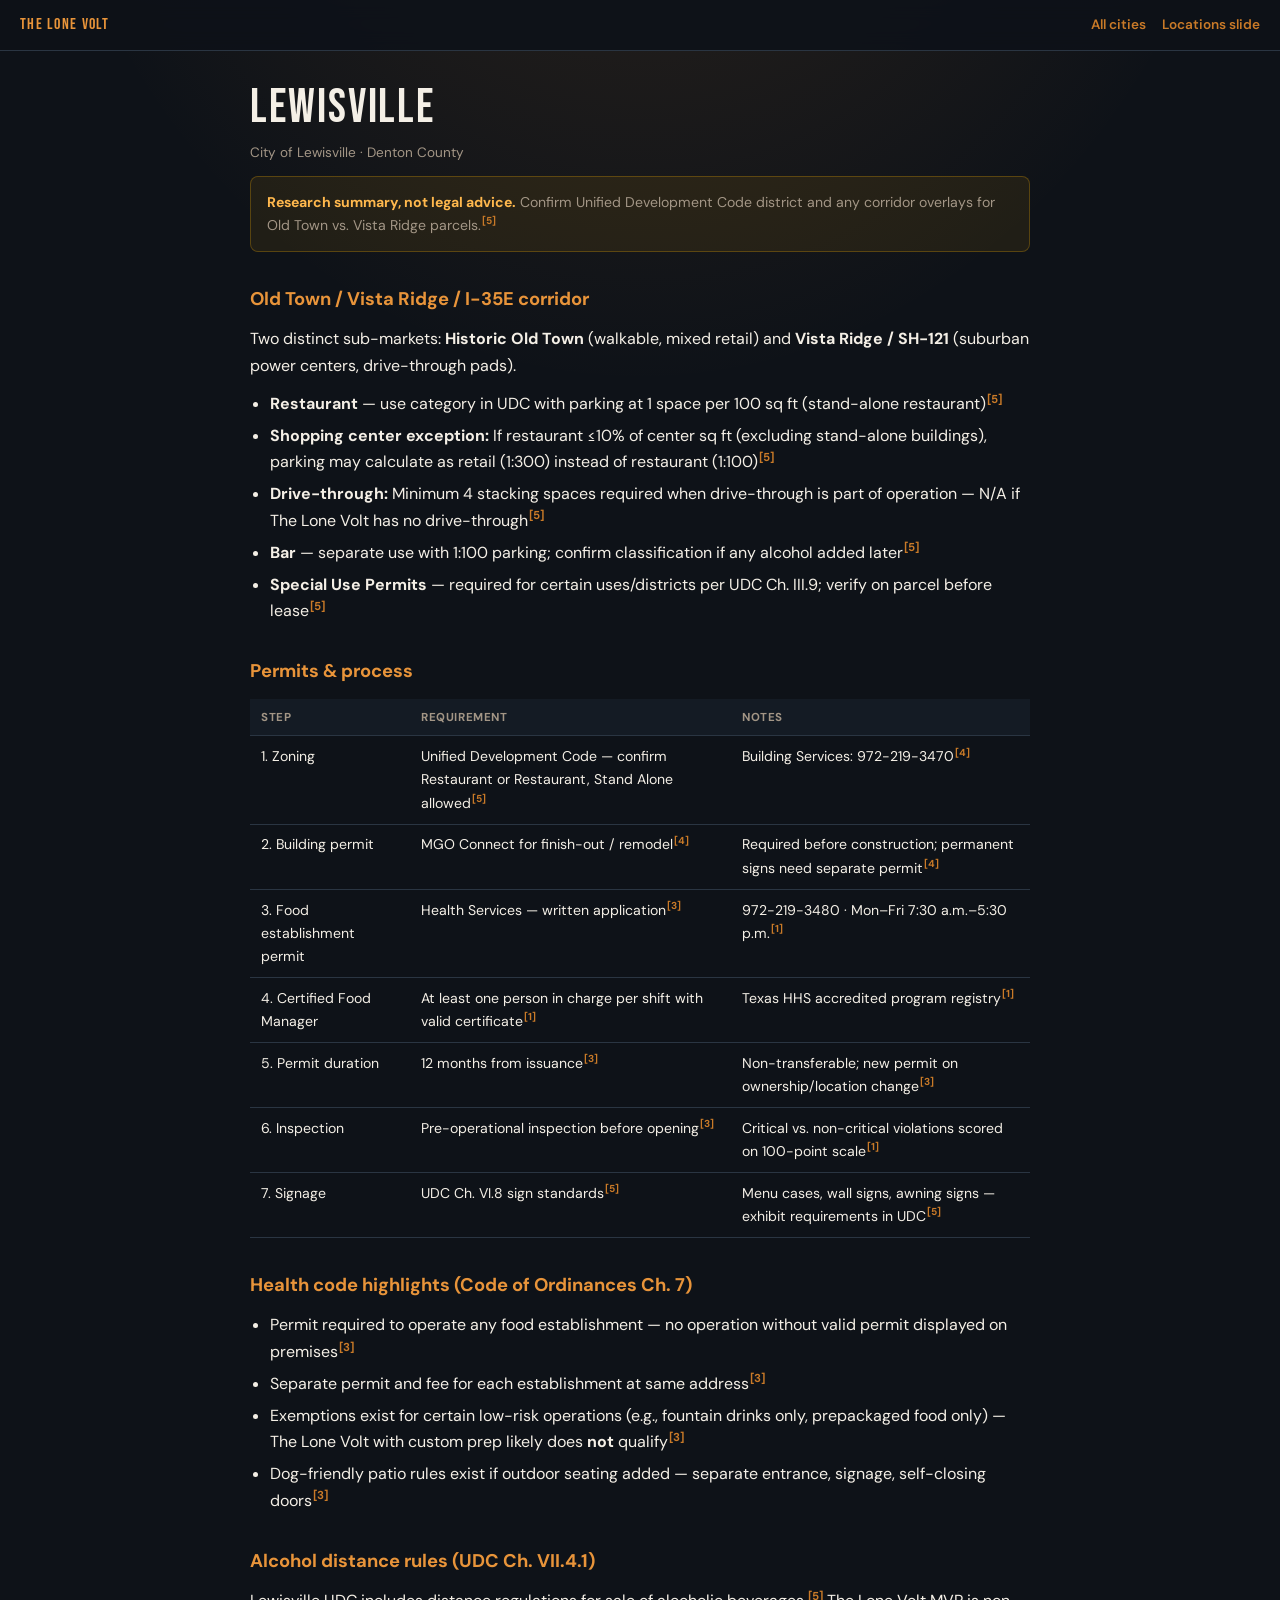
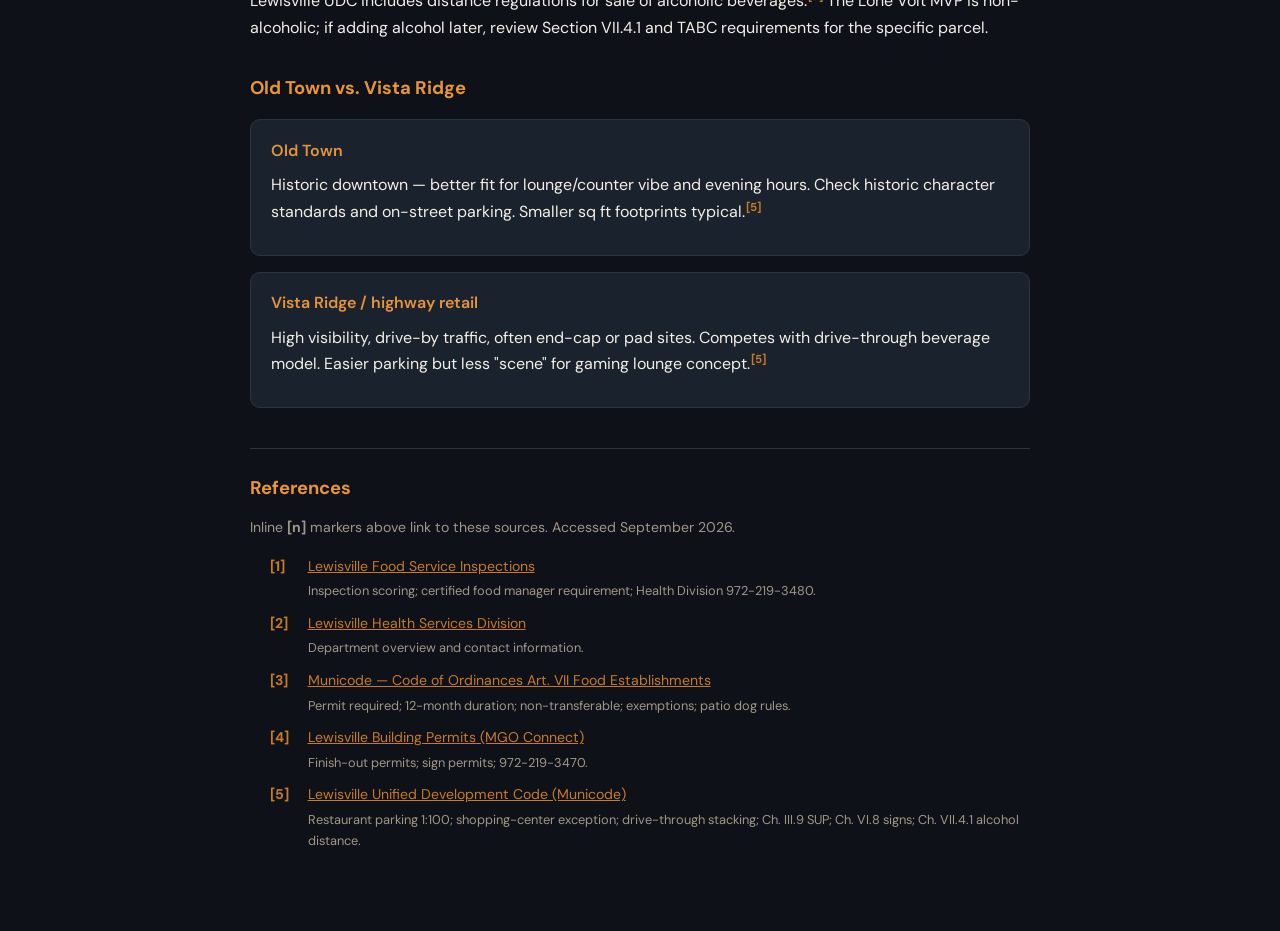
<file: site/ordinances/lewisville.html>
<!DOCTYPE html>
<html lang="en">
<head>
  <meta charset="UTF-8">
  <meta name="viewport" content="width=device-width, initial-scale=1.0">
  <title>Lewisville Ordinances — The Lone Volt Locations</title>
  <link rel="preconnect" href="https://fonts.googleapis.com">
  <link rel="preconnect" href="https://fonts.gstatic.com" crossorigin>
  <link href="https://fonts.googleapis.com/css2?family=Bebas+Neue&family=DM+Sans:wght@400;500;600;700&display=swap" rel="stylesheet">
  <link rel="stylesheet" href="../ordinances.css?v=3">
</head>
<body>
  <nav class="ord-nav">
    <span class="brand">THE LONE VOLT</span>
    <a href="index.html">All cities</a>
    <a href="../index.html#slide-5">Locations slide</a>
  </nav>

  <main class="ord-wrap">
    <h1>Lewisville</h1>
    <p class="ord-meta">City of Lewisville · Denton County</p>

    <div class="disclaimer">
      <strong>Research summary, not legal advice.</strong> Confirm Unified Development Code district and any corridor overlays for Old Town vs. Vista Ridge parcels.<a href="#ref-5" class="cite" title="UDC">[5]</a>
    </div>

    <h2 id="lewisville">Old Town / Vista Ridge / I-35E corridor</h2>
    <p>Two distinct sub-markets: <strong>Historic Old Town</strong> (walkable, mixed retail) and <strong>Vista Ridge / SH-121</strong> (suburban power centers, drive-through pads).</p>
    <ul>
      <li><strong>Restaurant</strong> — use category in UDC with parking at 1 space per 100 sq ft (stand-alone restaurant)<a href="#ref-5" class="cite" title="UDC parking">[5]</a></li>
      <li><strong>Shopping center exception:</strong> If restaurant ≤10% of center sq ft (excluding stand-alone buildings), parking may calculate as retail (1:300) instead of restaurant (1:100)<a href="#ref-5" class="cite" title="UDC parking">[5]</a></li>
      <li><strong>Drive-through:</strong> Minimum 4 stacking spaces required when drive-through is part of operation — N/A if The Lone Volt has no drive-through<a href="#ref-5" class="cite" title="UDC parking">[5]</a></li>
      <li><strong>Bar</strong> — separate use with 1:100 parking; confirm classification if any alcohol added later<a href="#ref-5" class="cite" title="UDC parking">[5]</a></li>
      <li><strong>Special Use Permits</strong> — required for certain uses/districts per UDC Ch. III.9; verify on parcel before lease<a href="#ref-5" class="cite" title="UDC SUP">[5]</a></li>
    </ul>

    <h2>Permits &amp; process</h2>
    <table class="data-table">
      <thead><tr><th>Step</th><th>Requirement</th><th>Notes</th></tr></thead>
      <tbody>
        <tr><td>1. Zoning</td><td>Unified Development Code — confirm Restaurant or Restaurant, Stand Alone allowed<a href="#ref-5" class="cite" title="UDC">[5]</a></td><td>Building Services: 972-219-3470<a href="#ref-4" class="cite" title="Building Permits">[4]</a></td></tr>
        <tr><td>2. Building permit</td><td>MGO Connect for finish-out / remodel<a href="#ref-4" class="cite" title="Building Permits">[4]</a></td><td>Required before construction; permanent signs need separate permit<a href="#ref-4" class="cite" title="Building Permits">[4]</a></td></tr>
        <tr><td>3. Food establishment permit</td><td>Health Services — written application<a href="#ref-3" class="cite" title="Ch. 7 Food Establishments">[3]</a></td><td>972-219-3480 · Mon–Fri 7:30 a.m.–5:30 p.m.<a href="#ref-1" class="cite" title="Food Service Inspections">[1]</a></td></tr>
        <tr><td>4. Certified Food Manager</td><td>At least one person in charge per shift with valid certificate<a href="#ref-1" class="cite" title="Food Service Inspections">[1]</a></td><td>Texas HHS accredited program registry<a href="#ref-1" class="cite" title="Food Service Inspections">[1]</a></td></tr>
        <tr><td>5. Permit duration</td><td>12 months from issuance<a href="#ref-3" class="cite" title="Ch. 7 Food Establishments">[3]</a></td><td>Non-transferable; new permit on ownership/location change<a href="#ref-3" class="cite" title="Ch. 7 Food Establishments">[3]</a></td></tr>
        <tr><td>6. Inspection</td><td>Pre-operational inspection before opening<a href="#ref-3" class="cite" title="Ch. 7 Food Establishments">[3]</a></td><td>Critical vs. non-critical violations scored on 100-point scale<a href="#ref-1" class="cite" title="Food Service Inspections">[1]</a></td></tr>
        <tr><td>7. Signage</td><td>UDC Ch. VI.8 sign standards<a href="#ref-5" class="cite" title="UDC signage">[5]</a></td><td>Menu cases, wall signs, awning signs — exhibit requirements in UDC<a href="#ref-5" class="cite" title="UDC signage">[5]</a></td></tr>
      </tbody>
    </table>

    <h2>Health code highlights (Code of Ordinances Ch. 7)</h2>
    <ul>
      <li>Permit required to operate any food establishment — no operation without valid permit displayed on premises<a href="#ref-3" class="cite" title="Ch. 7 Food Establishments">[3]</a></li>
      <li>Separate permit and fee for each establishment at same address<a href="#ref-3" class="cite" title="Ch. 7 Food Establishments">[3]</a></li>
      <li>Exemptions exist for certain low-risk operations (e.g., fountain drinks only, prepackaged food only) — The Lone Volt with custom prep likely does <strong>not</strong> qualify<a href="#ref-3" class="cite" title="Ch. 7 exemptions">[3]</a></li>
      <li>Dog-friendly patio rules exist if outdoor seating added — separate entrance, signage, self-closing doors<a href="#ref-3" class="cite" title="Ch. 7 patio dogs">[3]</a></li>
    </ul>

    <h2>Alcohol distance rules (UDC Ch. VII.4.1)</h2>
    <p>Lewisville UDC includes distance regulations for sale of alcoholic beverages.<a href="#ref-5" class="cite" title="UDC alcohol distance">[5]</a> The Lone Volt MVP is non-alcoholic; if adding alcohol later, review Section VII.4.1 and TABC requirements for the specific parcel.</p>

    <h2>Old Town vs. Vista Ridge</h2>
    <div class="card">
      <h3 style="margin-top:0;color:var(--accent)">Old Town</h3>
      <p>Historic downtown — better fit for lounge/counter vibe and evening hours. Check historic character standards and on-street parking. Smaller sq ft footprints typical.<a href="#ref-5" class="cite" title="UDC">[5]</a></p>
    </div>
    <div class="card">
      <h3 style="margin-top:0;color:var(--accent)">Vista Ridge / highway retail</h3>
      <p>High visibility, drive-by traffic, often end-cap or pad sites. Competes with drive-through beverage model. Easier parking but less "scene" for gaming lounge concept.<a href="#ref-5" class="cite" title="UDC parking">[5]</a></p>
    </div>

    <div class="sources">
      <h2>References</h2>
      <p>Inline <strong>[n]</strong> markers above link to these sources. Accessed September 2026.</p>
      <ol class="ref-list">
        <li id="ref-1"><span class="ref-num">[1]</span><span><a href="https://www.cityoflewisville.com/city-hall/city-departments/health-services/food-service-inspections" target="_blank" rel="noopener">Lewisville Food Service Inspections</a><span class="ref-note">Inspection scoring; certified food manager requirement; Health Division 972-219-3480.</span></span></li>
        <li id="ref-2"><span class="ref-num">[2]</span><span><a href="https://www.cityoflewisville.com/city-hall/city-departments/health-services" target="_blank" rel="noopener">Lewisville Health Services Division</a><span class="ref-note">Department overview and contact information.</span></span></li>
        <li id="ref-3"><span class="ref-num">[3]</span><span><a href="https://library.municode.com/tx/lewisville/codes/code_of_ordinances?nodeId=PTIICOOR_CH7LIBURE_ARTVIIFOES" target="_blank" rel="noopener">Municode — Code of Ordinances Art. VII Food Establishments</a><span class="ref-note">Permit required; 12-month duration; non-transferable; exemptions; patio dog rules.</span></span></li>
        <li id="ref-4"><span class="ref-num">[4]</span><span><a href="https://www.cityoflewisville.com/for-business/building-services/building-permits" target="_blank" rel="noopener">Lewisville Building Permits (MGO Connect)</a><span class="ref-note">Finish-out permits; sign permits; 972-219-3470.</span></span></li>
        <li id="ref-5"><span class="ref-num">[5]</span><span><a href="https://library.municode.com/tx/lewisville/codes/unified_development_code" target="_blank" rel="noopener">Lewisville Unified Development Code (Municode)</a><span class="ref-note">Restaurant parking 1:100; shopping-center exception; drive-through stacking; Ch. III.9 SUP; Ch. VI.8 signs; Ch. VII.4.1 alcohol distance.</span></span></li>
      </ol>
    </div>
  </main>
</body>
</html>
</file>
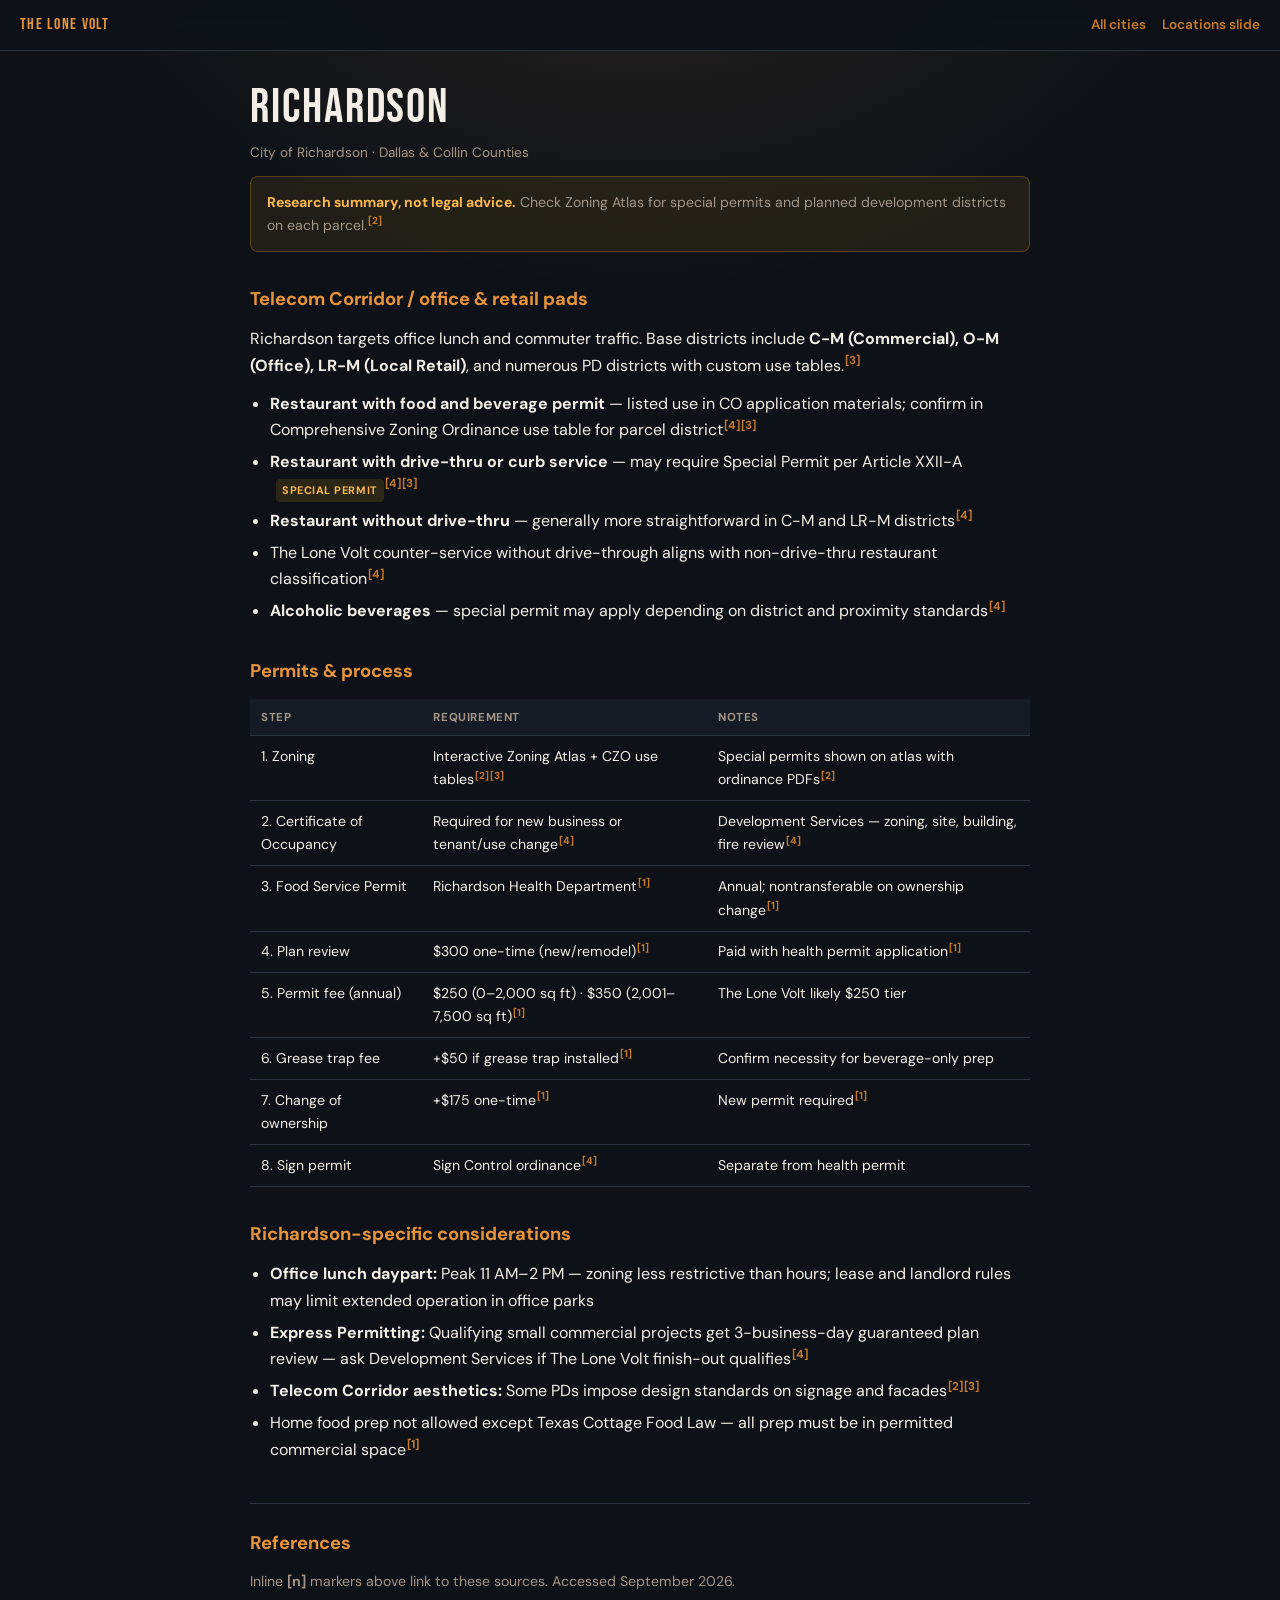
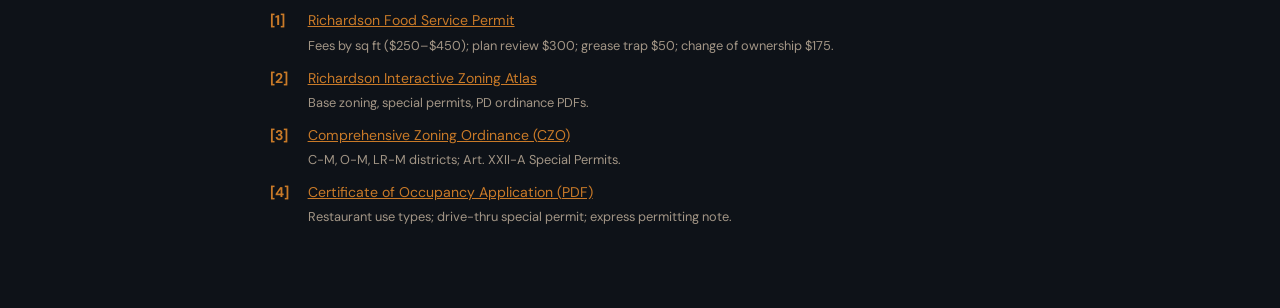
<file: site/ordinances/richardson.html>
<!DOCTYPE html>
<html lang="en">
<head>
  <meta charset="UTF-8">
  <meta name="viewport" content="width=device-width, initial-scale=1.0">
  <title>Richardson Ordinances — The Lone Volt Locations</title>
  <link rel="preconnect" href="https://fonts.googleapis.com">
  <link rel="preconnect" href="https://fonts.gstatic.com" crossorigin>
  <link href="https://fonts.googleapis.com/css2?family=Bebas+Neue&family=DM+Sans:wght@400;500;600;700&display=swap" rel="stylesheet">
  <link rel="stylesheet" href="../ordinances.css?v=3">
</head>
<body>
  <nav class="ord-nav">
    <span class="brand">THE LONE VOLT</span>
    <a href="index.html">All cities</a>
    <a href="../index.html#slide-5">Locations slide</a>
  </nav>

  <main class="ord-wrap">
    <h1>Richardson</h1>
    <p class="ord-meta">City of Richardson · Dallas &amp; Collin Counties</p>

    <div class="disclaimer">
      <strong>Research summary, not legal advice.</strong> Check Zoning Atlas for special permits and planned development districts on each parcel.<a href="#ref-2" class="cite" title="Zoning Atlas">[2]</a>
    </div>

    <h2 id="richardson">Telecom Corridor / office &amp; retail pads</h2>
    <p>Richardson targets office lunch and commuter traffic. Base districts include <strong>C-M (Commercial), O-M (Office), LR-M (Local Retail)</strong>, and numerous PD districts with custom use tables.<a href="#ref-3" class="cite" title="Comprehensive Zoning Ordinance">[3]</a></p>
    <ul>
      <li><strong>Restaurant with food and beverage permit</strong> — listed use in CO application materials; confirm in Comprehensive Zoning Ordinance use table for parcel district<a href="#ref-4" class="cite" title="CO Application">[4]</a><a href="#ref-3" class="cite" title="CZO">[3]</a></li>
      <li><strong>Restaurant with drive-thru or curb service</strong> — may require Special Permit per Article XXII-A <span class="tag tag-sup">Special permit</span><a href="#ref-4" class="cite" title="CO Application">[4]</a><a href="#ref-3" class="cite" title="CZO Art. XXII-A">[3]</a></li>
      <li><strong>Restaurant without drive-thru</strong> — generally more straightforward in C-M and LR-M districts<a href="#ref-4" class="cite" title="CO Application">[4]</a></li>
      <li>The Lone Volt counter-service without drive-through aligns with non-drive-thru restaurant classification<a href="#ref-4" class="cite" title="CO Application">[4]</a></li>
      <li><strong>Alcoholic beverages</strong> — special permit may apply depending on district and proximity standards<a href="#ref-4" class="cite" title="CO Application">[4]</a></li>
    </ul>

    <h2>Permits &amp; process</h2>
    <table class="data-table">
      <thead><tr><th>Step</th><th>Requirement</th><th>Notes</th></tr></thead>
      <tbody>
        <tr><td>1. Zoning</td><td>Interactive Zoning Atlas + CZO use tables<a href="#ref-2" class="cite" title="Zoning Atlas">[2]</a><a href="#ref-3" class="cite" title="CZO">[3]</a></td><td>Special permits shown on atlas with ordinance PDFs<a href="#ref-2" class="cite" title="Zoning Atlas">[2]</a></td></tr>
        <tr><td>2. Certificate of Occupancy</td><td>Required for new business or tenant/use change<a href="#ref-4" class="cite" title="CO Application">[4]</a></td><td>Development Services — zoning, site, building, fire review<a href="#ref-4" class="cite" title="CO Application">[4]</a></td></tr>
        <tr><td>3. Food Service Permit</td><td>Richardson Health Department<a href="#ref-1" class="cite" title="Food Service Permit">[1]</a></td><td>Annual; nontransferable on ownership change<a href="#ref-1" class="cite" title="Food Service Permit">[1]</a></td></tr>
        <tr><td>4. Plan review</td><td>$300 one-time (new/remodel)<a href="#ref-1" class="cite" title="Food Service Permit">[1]</a></td><td>Paid with health permit application<a href="#ref-1" class="cite" title="Food Service Permit">[1]</a></td></tr>
        <tr><td>5. Permit fee (annual)</td><td>$250 (0–2,000 sq ft) · $350 (2,001–7,500 sq ft)<a href="#ref-1" class="cite" title="Food Service Permit">[1]</a></td><td>The Lone Volt likely $250 tier</td></tr>
        <tr><td>6. Grease trap fee</td><td>+$50 if grease trap installed<a href="#ref-1" class="cite" title="Food Service Permit">[1]</a></td><td>Confirm necessity for beverage-only prep</td></tr>
        <tr><td>7. Change of ownership</td><td>+$175 one-time<a href="#ref-1" class="cite" title="Food Service Permit">[1]</a></td><td>New permit required<a href="#ref-1" class="cite" title="Food Service Permit">[1]</a></td></tr>
        <tr><td>8. Sign permit</td><td>Sign Control ordinance<a href="#ref-4" class="cite" title="CO Application">[4]</a></td><td>Separate from health permit</td></tr>
      </tbody>
    </table>

    <h2>Richardson-specific considerations</h2>
    <ul>
      <li><strong>Office lunch daypart:</strong> Peak 11 AM–2 PM — zoning less restrictive than hours; lease and landlord rules may limit extended operation in office parks</li>
      <li><strong>Express Permitting:</strong> Qualifying small commercial projects get 3-business-day guaranteed plan review — ask Development Services if The Lone Volt finish-out qualifies<a href="#ref-4" class="cite" title="CO Application">[4]</a></li>
      <li><strong>Telecom Corridor aesthetics:</strong> Some PDs impose design standards on signage and facades<a href="#ref-2" class="cite" title="Zoning Atlas">[2]</a><a href="#ref-3" class="cite" title="CZO">[3]</a></li>
      <li>Home food prep not allowed except Texas Cottage Food Law — all prep must be in permitted commercial space<a href="#ref-1" class="cite" title="Food Service Permit">[1]</a></li>
    </ul>

    <div class="sources">
      <h2>References</h2>
      <p>Inline <strong>[n]</strong> markers above link to these sources. Accessed September 2026.</p>
      <ol class="ref-list">
        <li id="ref-1"><span class="ref-num">[1]</span><span><a href="https://www.cor.net/departments/health-department/health-permits/food-service-permit" target="_blank" rel="noopener">Richardson Food Service Permit</a><span class="ref-note">Fees by sq ft ($250–$450); plan review $300; grease trap $50; change of ownership $175.</span></span></li>
        <li id="ref-2"><span class="ref-num">[2]</span><span><a href="https://www.cor.net/departments/development-services/maps/zoning-atlas" target="_blank" rel="noopener">Richardson Interactive Zoning Atlas</a><span class="ref-note">Base zoning, special permits, PD ordinance PDFs.</span></span></li>
        <li id="ref-3"><span class="ref-num">[3]</span><span><a href="https://www.cor.net/departments/development-services/regulations-and-guidelines/comprehensive-zoning-ordinance" target="_blank" rel="noopener">Comprehensive Zoning Ordinance (CZO)</a><span class="ref-note">C-M, O-M, LR-M districts; Art. XXII-A Special Permits.</span></span></li>
        <li id="ref-4"><span class="ref-num">[4]</span><span><a href="https://www.cor.net/home/showpublisheddocument/8981/637239470940130000" target="_blank" rel="noopener">Certificate of Occupancy Application (PDF)</a><span class="ref-note">Restaurant use types; drive-thru special permit; express permitting note.</span></span></li>
      </ol>
    </div>
  </main>
</body>
</html>
</file>
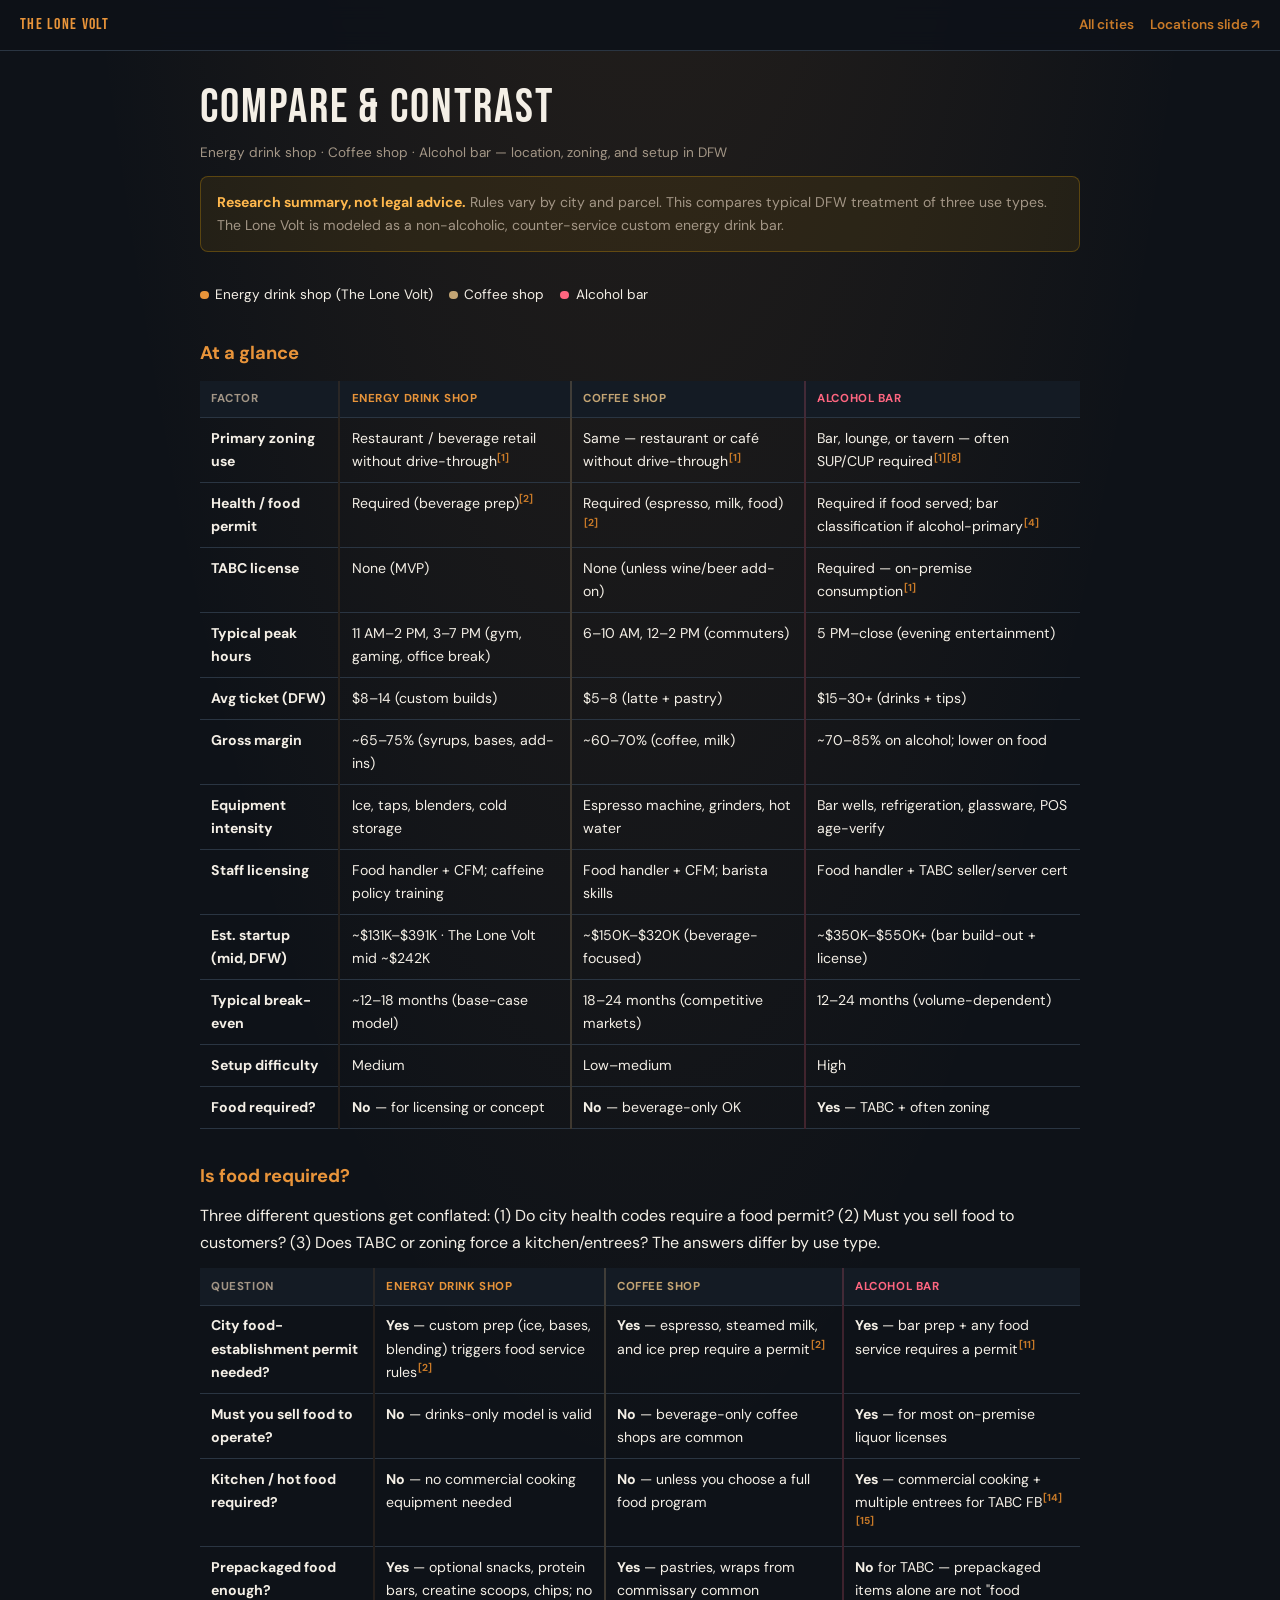
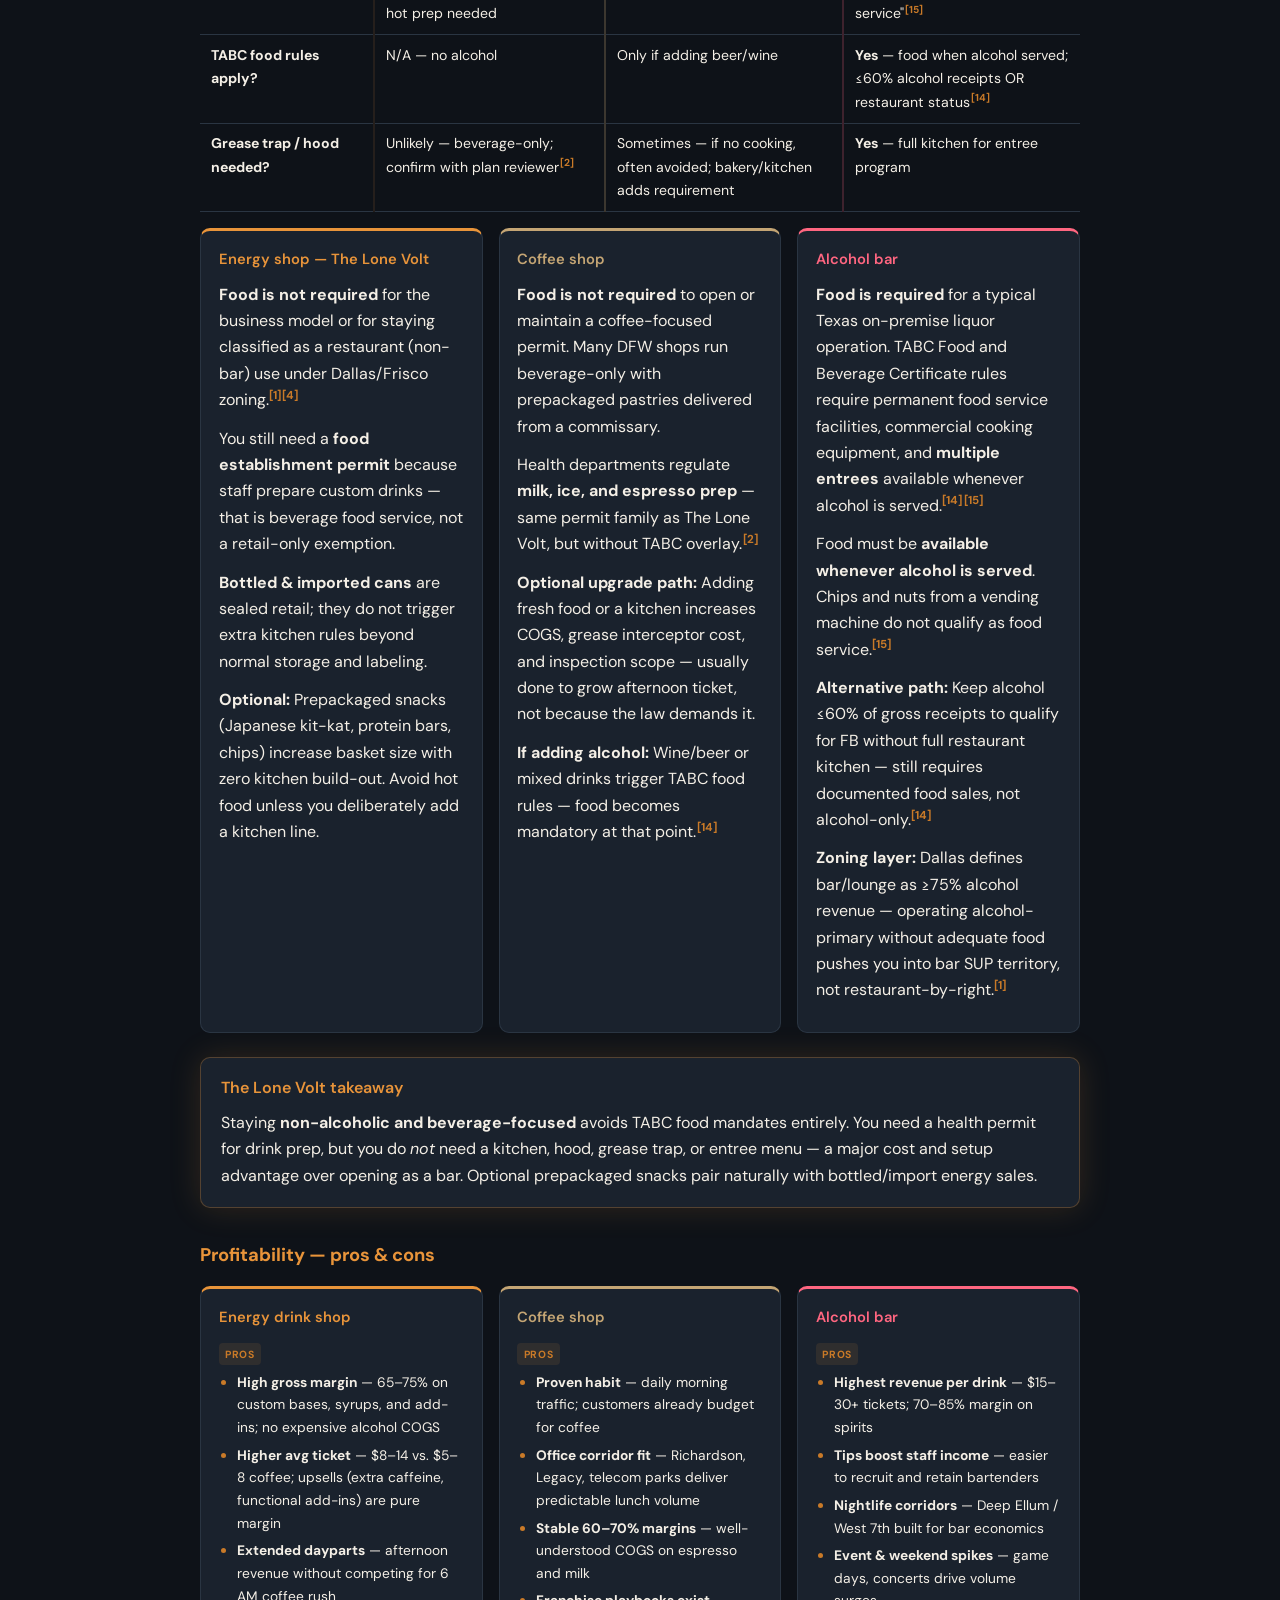
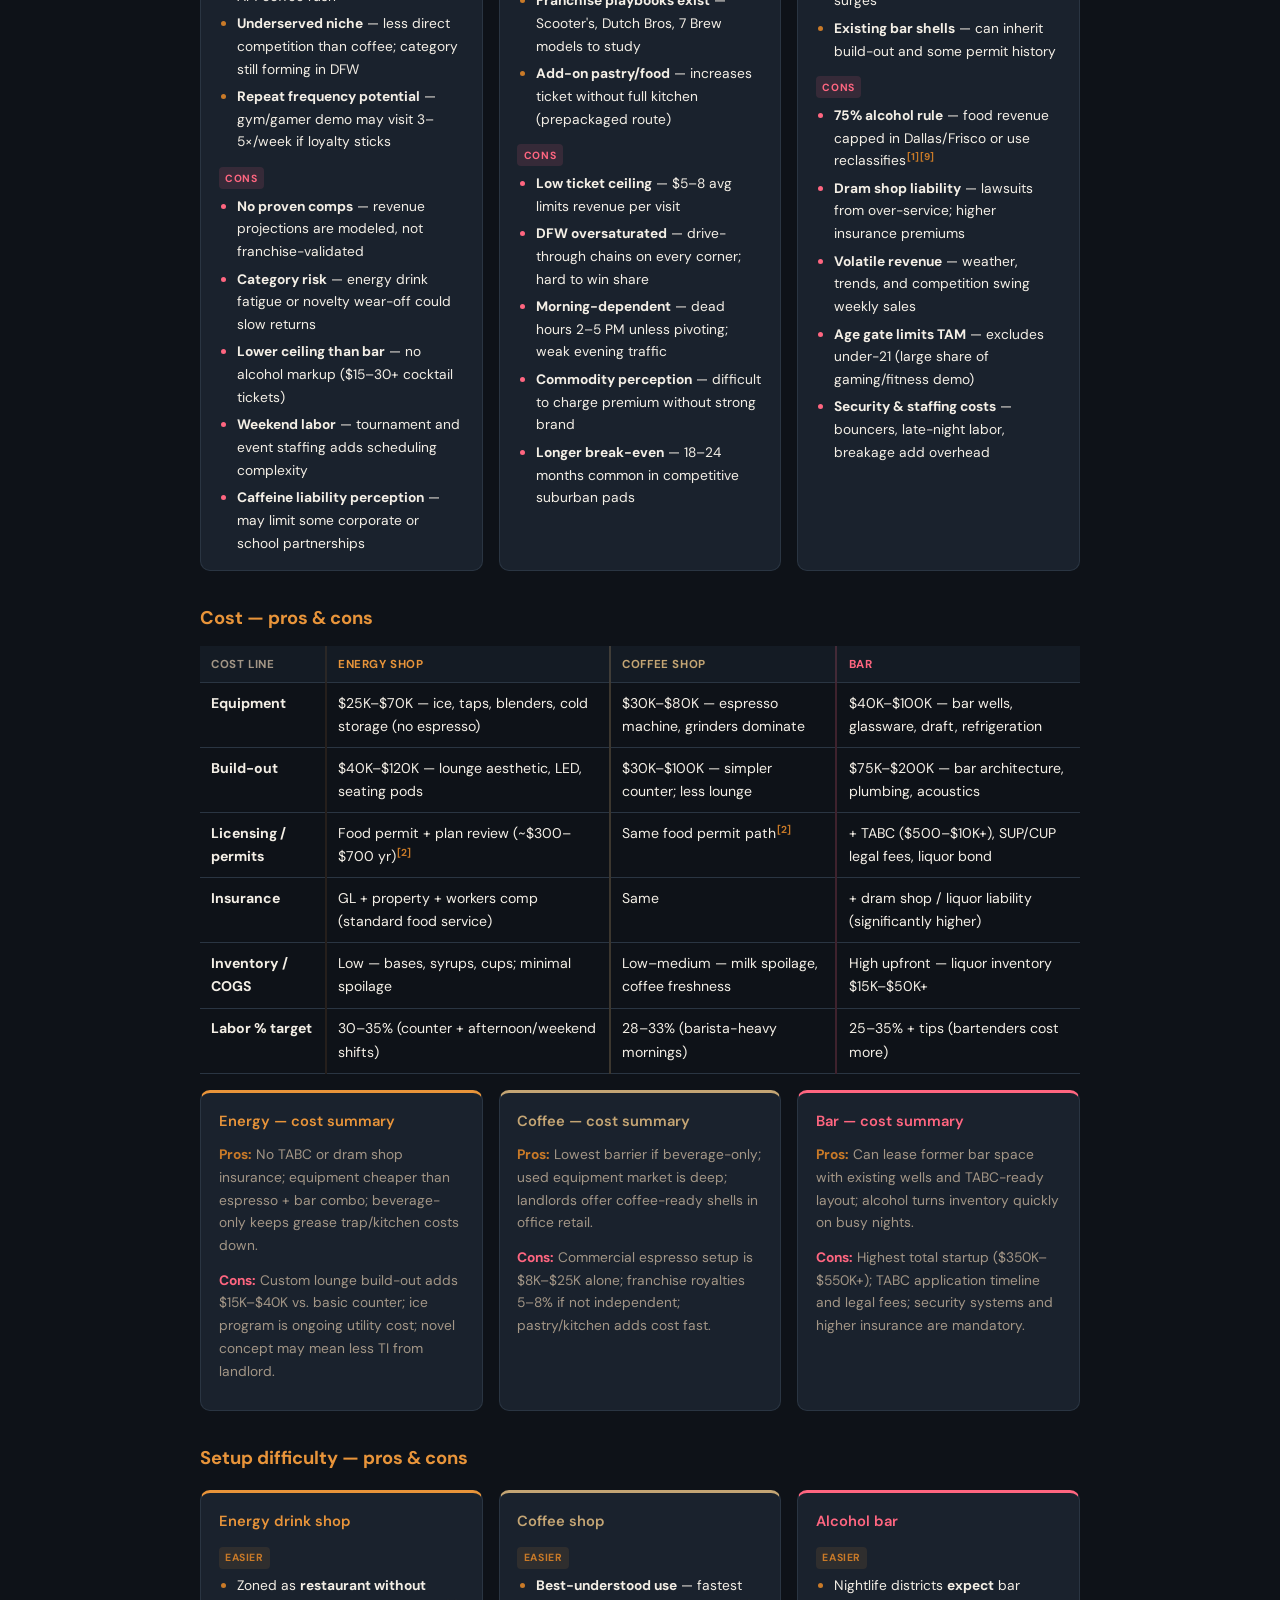
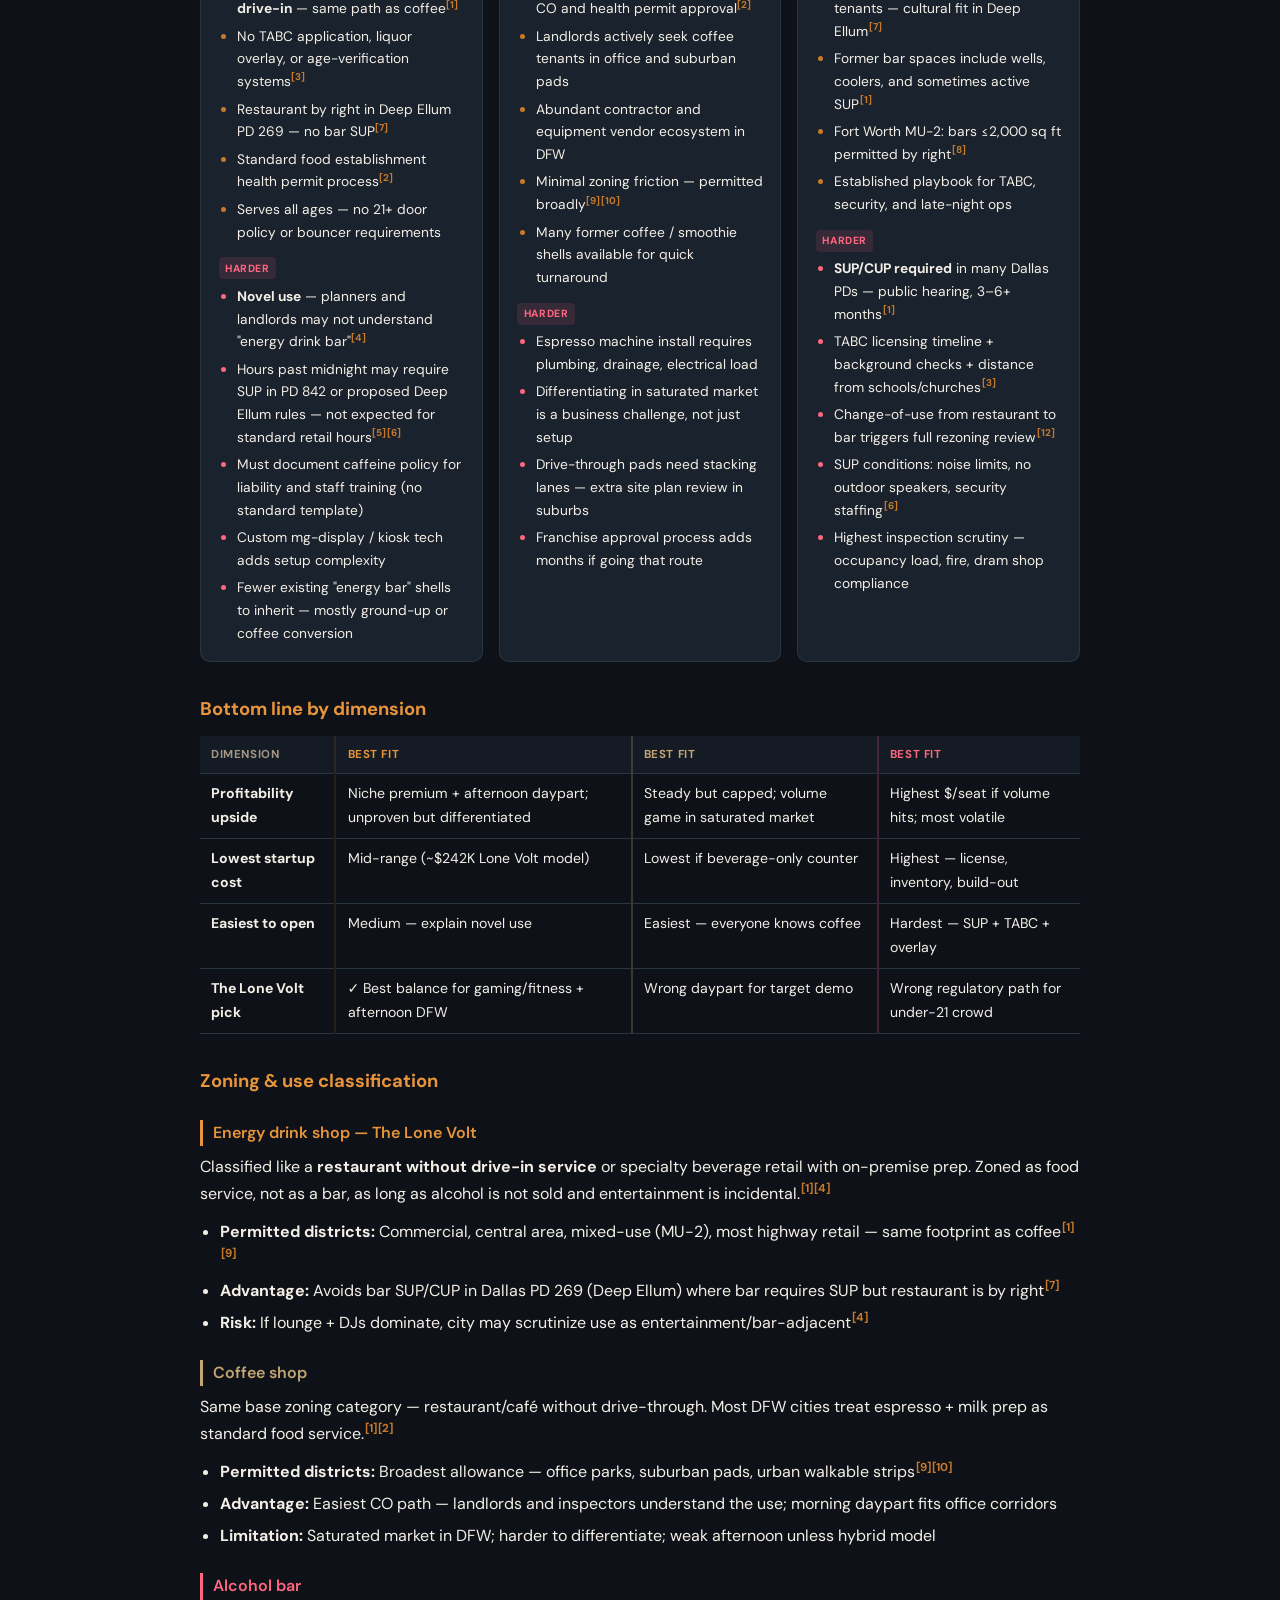
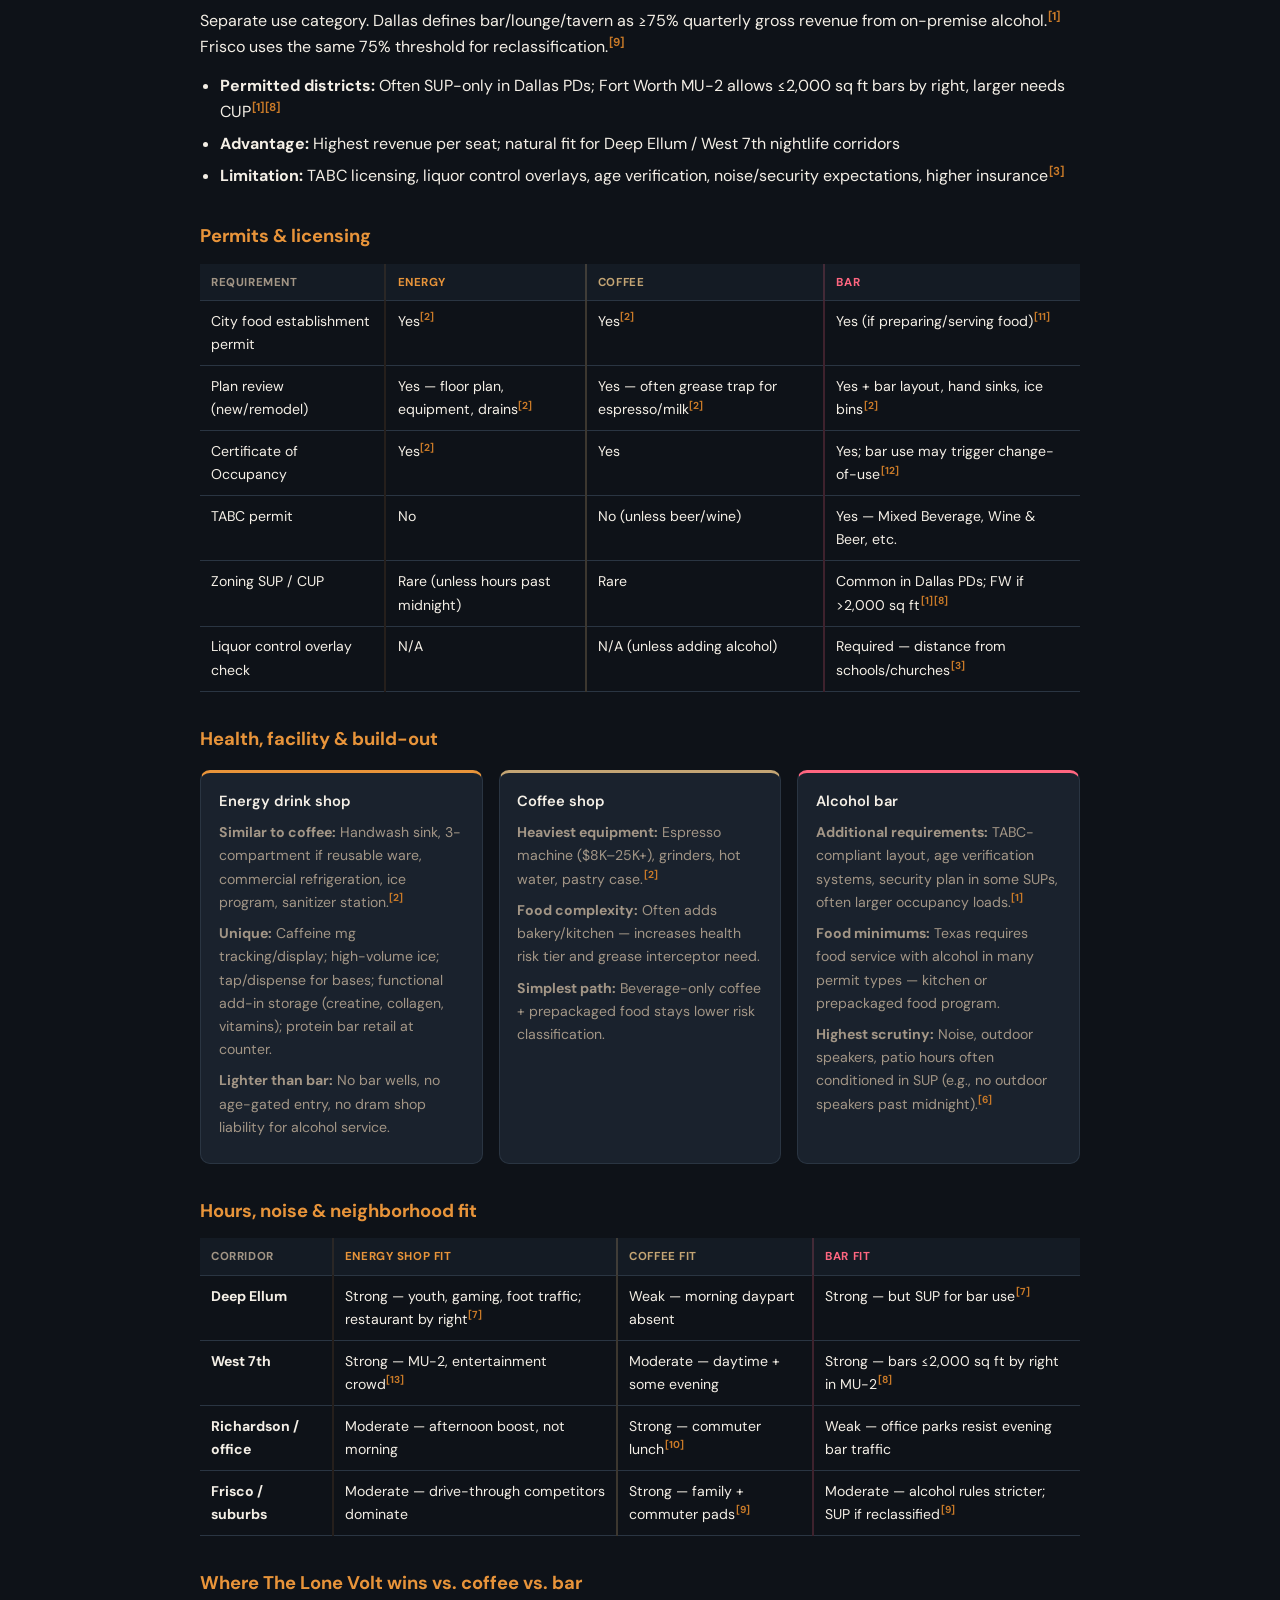
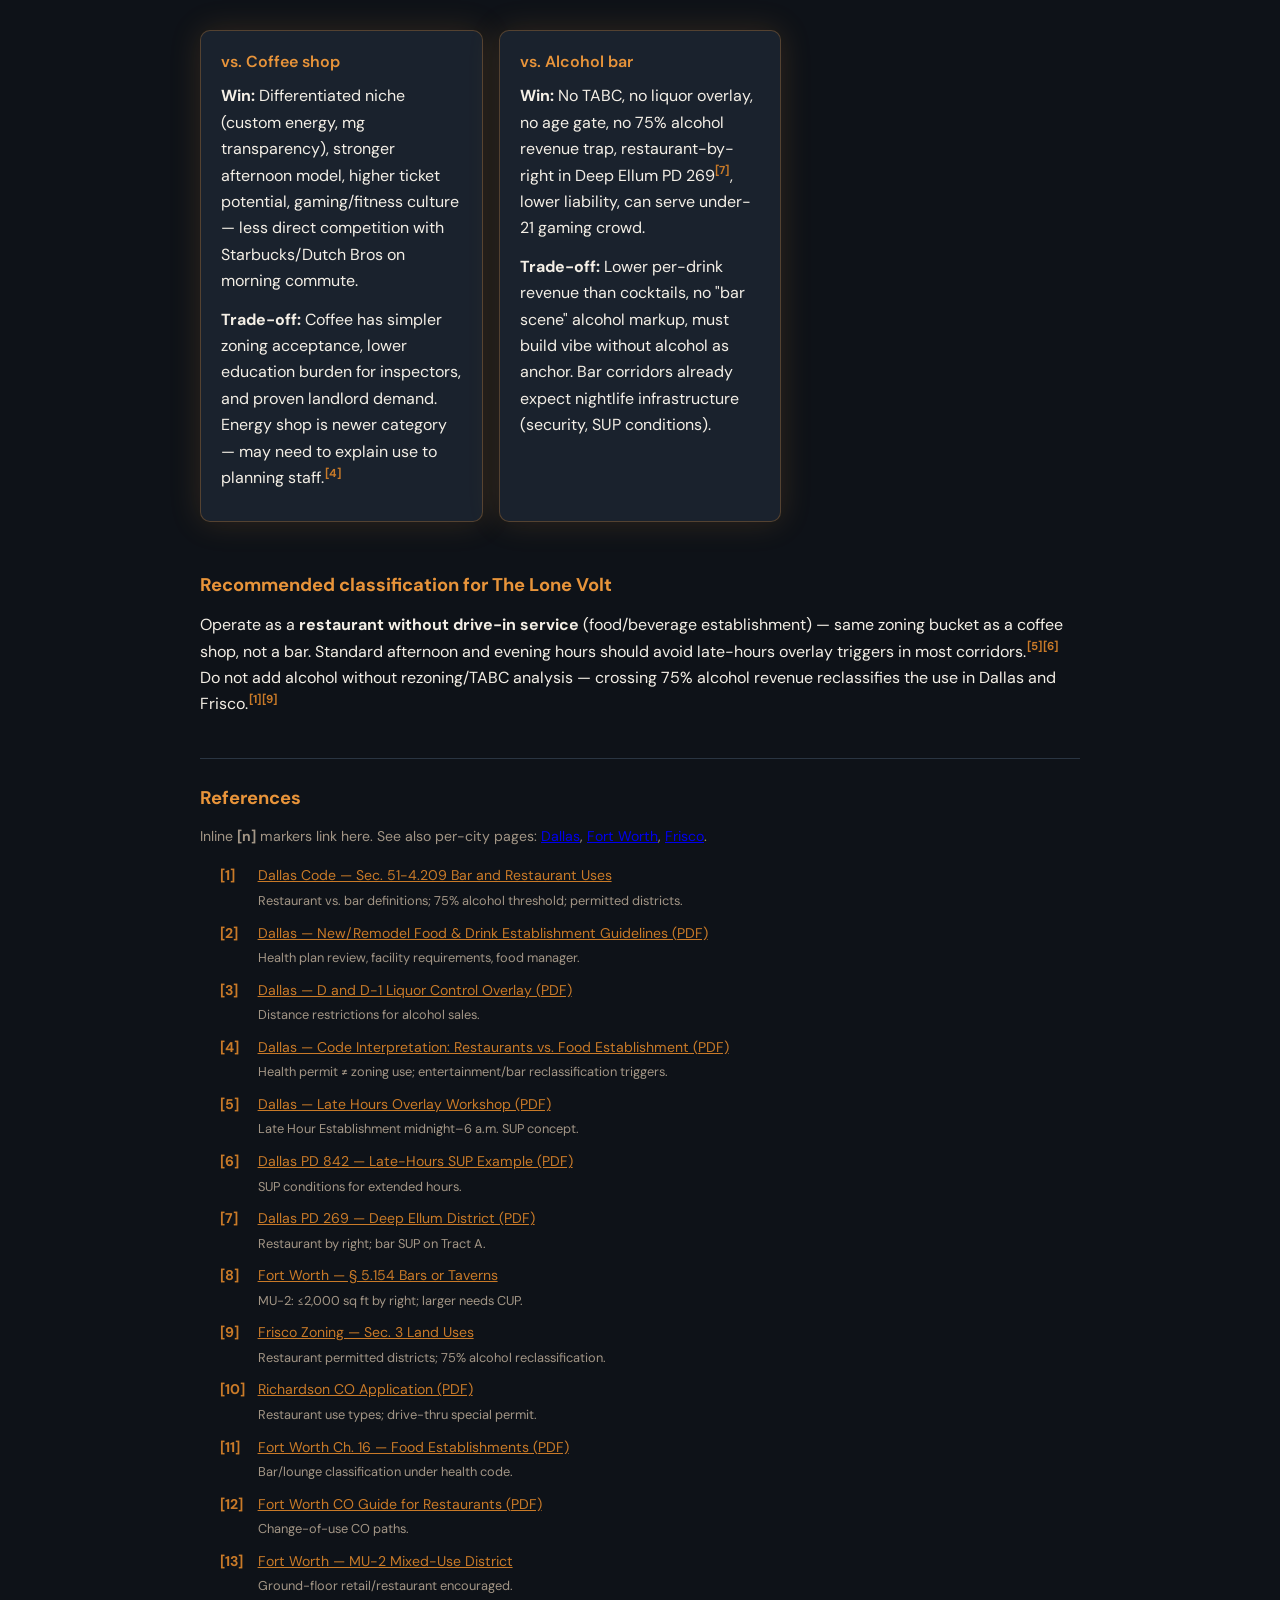
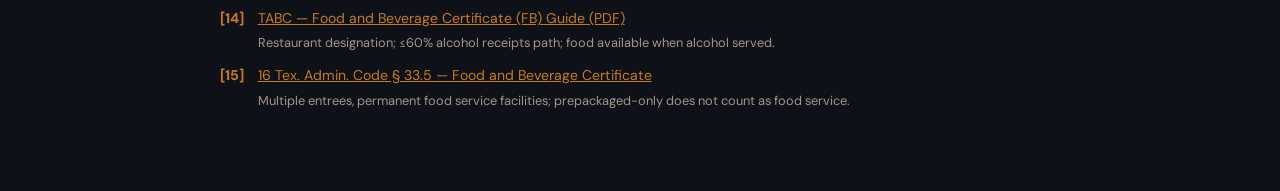
<file: site/ordinances/use-comparison.html>
<!DOCTYPE html>
<html lang="en">
<head>
  <meta charset="UTF-8">
  <meta name="viewport" content="width=device-width, initial-scale=1.0">
  <title>Energy Drink vs Coffee vs Bar — Use Comparison</title>
  <link rel="preconnect" href="https://fonts.googleapis.com">
  <link rel="preconnect" href="https://fonts.gstatic.com" crossorigin>
  <link href="https://fonts.googleapis.com/css2?family=Bebas+Neue&family=DM+Sans:wght@400;500;600;700&display=swap" rel="stylesheet">
  <link rel="stylesheet" href="../ordinances.css?v=3">
</head>
<body>
  <nav class="ord-nav">
    <span class="brand">THE LONE VOLT</span>
    <a href="index.html">All cities</a>
    <a href="../index.html#slide-5" target="_blank" rel="noopener">Locations slide ↗</a>
  </nav>

  <main class="ord-wrap compare-wrap">
    <h1>Compare &amp; Contrast</h1>
    <p class="ord-meta">Energy drink shop · Coffee shop · Alcohol bar — location, zoning, and setup in DFW</p>

    <div class="disclaimer">
      <strong>Research summary, not legal advice.</strong> Rules vary by city and parcel. This compares typical DFW treatment of three use types. The Lone Volt is modeled as a non-alcoholic, counter-service custom energy drink bar.
    </div>

    <div class="compare-legend">
      <span class="legend-item"><span class="dot dot-energy"></span> Energy drink shop (The Lone Volt)</span>
      <span class="legend-item"><span class="dot dot-coffee"></span> Coffee shop</span>
      <span class="legend-item"><span class="dot dot-bar"></span> Alcohol bar</span>
    </div>

    <h2>At a glance</h2>
    <div class="table-scroll">
      <table class="data-table compare-table">
        <thead>
          <tr>
            <th>Factor</th>
            <th class="col-energy">Energy drink shop</th>
            <th class="col-coffee">Coffee shop</th>
            <th class="col-bar">Alcohol bar</th>
          </tr>
        </thead>
        <tbody>
          <tr>
            <td><strong>Primary zoning use</strong></td>
            <td>Restaurant / beverage retail without drive-through<a href="#ref-1" class="cite" title="Dallas 51-4.209">[1]</a></td>
            <td>Same — restaurant or café without drive-through<a href="#ref-1" class="cite" title="Dallas 51-4.209">[1]</a></td>
            <td>Bar, lounge, or tavern — often SUP/CUP required<a href="#ref-1" class="cite" title="Dallas 51-4.209">[1]</a><a href="#ref-8" class="cite" title="FW bars">[8]</a></td>
          </tr>
          <tr>
            <td><strong>Health / food permit</strong></td>
            <td>Required (beverage prep)<a href="#ref-2" class="cite" title="Dallas health">[2]</a></td>
            <td>Required (espresso, milk, food)<a href="#ref-2" class="cite" title="Dallas health">[2]</a></td>
            <td>Required if food served; bar classification if alcohol-primary<a href="#ref-4" class="cite" title="Code interpretation">[4]</a></td>
          </tr>
          <tr>
            <td><strong>TABC license</strong></td>
            <td>None (MVP)</td>
            <td>None (unless wine/beer add-on)</td>
            <td>Required — on-premise consumption<a href="#ref-1" class="cite" title="Dallas bar def">[1]</a></td>
          </tr>
          <tr>
            <td><strong>Typical peak hours</strong></td>
            <td>11 AM–2 PM, 3–7 PM (gym, gaming, office break)</td>
            <td>6–10 AM, 12–2 PM (commuters)</td>
            <td>5 PM–close (evening entertainment)</td>
          </tr>
          <tr>
            <td><strong>Avg ticket (DFW)</strong></td>
            <td>$8–14 (custom builds)</td>
            <td>$5–8 (latte + pastry)</td>
            <td>$15–30+ (drinks + tips)</td>
          </tr>
          <tr>
            <td><strong>Gross margin</strong></td>
            <td>~65–75% (syrups, bases, add-ins)</td>
            <td>~60–70% (coffee, milk)</td>
            <td>~70–85% on alcohol; lower on food</td>
          </tr>
          <tr>
            <td><strong>Equipment intensity</strong></td>
            <td>Ice, taps, blenders, cold storage</td>
            <td>Espresso machine, grinders, hot water</td>
            <td>Bar wells, refrigeration, glassware, POS age-verify</td>
          </tr>
          <tr>
            <td><strong>Staff licensing</strong></td>
            <td>Food handler + CFM; caffeine policy training</td>
            <td>Food handler + CFM; barista skills</td>
            <td>Food handler + TABC seller/server cert</td>
          </tr>
          <tr>
            <td><strong>Est. startup (mid, DFW)</strong></td>
            <td>~$131K–$391K · The Lone Volt mid ~$242K</td>
            <td>~$150K–$320K (beverage-focused)</td>
            <td>~$350K–$550K+ (bar build-out + license)</td>
          </tr>
          <tr>
            <td><strong>Typical break-even</strong></td>
            <td>~12–18 months (base-case model)</td>
            <td>18–24 months (competitive markets)</td>
            <td>12–24 months (volume-dependent)</td>
          </tr>
          <tr>
            <td><strong>Setup difficulty</strong></td>
            <td>Medium</td>
            <td>Low–medium</td>
            <td>High</td>
          </tr>
          <tr>
            <td><strong>Food required?</strong></td>
            <td><strong>No</strong> — for licensing or concept</td>
            <td><strong>No</strong> — beverage-only OK</td>
            <td><strong>Yes</strong> — TABC + often zoning</td>
          </tr>
        </tbody>
      </table>
    </div>

    <h2 id="food-required">Is food required?</h2>
    <p>Three different questions get conflated: (1) Do city health codes require a food permit? (2) Must you sell food to customers? (3) Does TABC or zoning force a kitchen/entrees? The answers differ by use type.</p>

    <div class="table-scroll">
      <table class="data-table compare-table">
        <thead>
          <tr>
            <th>Question</th>
            <th class="col-energy">Energy drink shop</th>
            <th class="col-coffee">Coffee shop</th>
            <th class="col-bar">Alcohol bar</th>
          </tr>
        </thead>
        <tbody>
          <tr>
            <td><strong>City food-establishment permit needed?</strong></td>
            <td><strong>Yes</strong> — custom prep (ice, bases, blending) triggers food service rules<a href="#ref-2" class="cite" title="Dallas health">[2]</a></td>
            <td><strong>Yes</strong> — espresso, steamed milk, and ice prep require a permit<a href="#ref-2" class="cite" title="Dallas health">[2]</a></td>
            <td><strong>Yes</strong> — bar prep + any food service requires a permit<a href="#ref-11" class="cite" title="FW Ch 16">[11]</a></td>
          </tr>
          <tr>
            <td><strong>Must you sell food to operate?</strong></td>
            <td><strong>No</strong> — drinks-only model is valid</td>
            <td><strong>No</strong> — beverage-only coffee shops are common</td>
            <td><strong>Yes</strong> — for most on-premise liquor licenses</td>
          </tr>
          <tr>
            <td><strong>Kitchen / hot food required?</strong></td>
            <td><strong>No</strong> — no commercial cooking equipment needed</td>
            <td><strong>No</strong> — unless you choose a full food program</td>
            <td><strong>Yes</strong> — commercial cooking + multiple entrees for TABC FB<a href="#ref-14" class="cite" title="TABC FB">[14]</a><a href="#ref-15" class="cite" title="TABC Rule 33.5">[15]</a></td>
          </tr>
          <tr>
            <td><strong>Prepackaged food enough?</strong></td>
            <td><strong>Yes</strong> — optional snacks, protein bars, creatine scoops, chips; no hot prep needed</td>
            <td><strong>Yes</strong> — pastries, wraps from commissary common</td>
            <td><strong>No</strong> for TABC — prepackaged items alone are not "food service"<a href="#ref-15" class="cite" title="TABC Rule 33.5">[15]</a></td>
          </tr>
          <tr>
            <td><strong>TABC food rules apply?</strong></td>
            <td>N/A — no alcohol</td>
            <td>Only if adding beer/wine</td>
            <td><strong>Yes</strong> — food when alcohol served; ≤60% alcohol receipts OR restaurant status<a href="#ref-14" class="cite" title="TABC FB">[14]</a></td>
          </tr>
          <tr>
            <td><strong>Grease trap / hood needed?</strong></td>
            <td>Unlikely — beverage-only; confirm with plan reviewer<a href="#ref-2" class="cite" title="Dallas guidelines">[2]</a></td>
            <td>Sometimes — if no cooking, often avoided; bakery/kitchen adds requirement</td>
            <td><strong>Yes</strong> — full kitchen for entree program</td>
          </tr>
        </tbody>
      </table>
    </div>

    <div class="pros-cons-grid">
      <article class="pc-block pc-energy">
        <h3>Energy shop — The Lone Volt</h3>
        <p><strong>Food is not required</strong> for the business model or for staying classified as a restaurant (non-bar) use under Dallas/Frisco zoning.<a href="#ref-1" class="cite" title="Dallas zoning">[1]</a><a href="#ref-4" class="cite" title="Code interpretation">[4]</a></p>
        <p>You still need a <strong>food establishment permit</strong> because staff prepare custom drinks — that is beverage food service, not a retail-only exemption.</p>
        <p><strong>Bottled &amp; imported cans</strong> are sealed retail; they do not trigger extra kitchen rules beyond normal storage and labeling.</p>
        <p><strong>Optional:</strong> Prepackaged snacks (Japanese kit-kat, protein bars, chips) increase basket size with zero kitchen build-out. Avoid hot food unless you deliberately add a kitchen line.</p>
      </article>
      <article class="pc-block pc-coffee">
        <h3>Coffee shop</h3>
        <p><strong>Food is not required</strong> to open or maintain a coffee-focused permit. Many DFW shops run beverage-only with prepackaged pastries delivered from a commissary.</p>
        <p>Health departments regulate <strong>milk, ice, and espresso prep</strong> — same permit family as The Lone Volt, but without TABC overlay.<a href="#ref-2" class="cite" title="Dallas health">[2]</a></p>
        <p><strong>Optional upgrade path:</strong> Adding fresh food or a kitchen increases COGS, grease interceptor cost, and inspection scope — usually done to grow afternoon ticket, not because the law demands it.</p>
        <p><strong>If adding alcohol:</strong> Wine/beer or mixed drinks trigger TABC food rules — food becomes mandatory at that point.<a href="#ref-14" class="cite" title="TABC FB">[14]</a></p>
      </article>
      <article class="pc-block pc-bar">
        <h3>Alcohol bar</h3>
        <p><strong>Food is required</strong> for a typical Texas on-premise liquor operation. TABC Food and Beverage Certificate rules require permanent food service facilities, commercial cooking equipment, and <strong>multiple entrees</strong> available whenever alcohol is served.<a href="#ref-14" class="cite" title="TABC FB">[14]</a><a href="#ref-15" class="cite" title="TABC Rule 33.5">[15]</a></p>
        <p>Food must be <strong>available whenever alcohol is served</strong>. Chips and nuts from a vending machine do not qualify as food service.<a href="#ref-15" class="cite" title="TABC Rule 33.5">[15]</a></p>
        <p><strong>Alternative path:</strong> Keep alcohol ≤60% of gross receipts to qualify for FB without full restaurant kitchen — still requires documented food sales, not alcohol-only.<a href="#ref-14" class="cite" title="TABC FB">[14]</a></p>
        <p><strong>Zoning layer:</strong> Dallas defines bar/lounge as ≥75% alcohol revenue — operating alcohol-primary without adequate food pushes you into bar SUP territory, not restaurant-by-right.<a href="#ref-1" class="cite" title="Dallas bar">[1]</a></p>
      </article>
    </div>

    <div class="card card-highlight">
      <h3 style="margin-top:0;color:var(--accent)">The Lone Volt takeaway</h3>
      <p style="margin:0">Staying <strong>non-alcoholic and beverage-focused</strong> avoids TABC food mandates entirely. You need a health permit for drink prep, but you do <em>not</em> need a kitchen, hood, grease trap, or entree menu — a major cost and setup advantage over opening as a bar. Optional prepackaged snacks pair naturally with bottled/import energy sales.</p>
    </div>

    <h2>Profitability — pros &amp; cons</h2>
    <div class="pros-cons-grid">
      <article class="pc-block pc-energy">
        <h3>Energy drink shop</h3>
        <div class="pc-row"><span class="pc-label pro-label">Pros</span>
          <ul class="pros">
            <li><strong>High gross margin</strong> — 65–75% on custom bases, syrups, and add-ins; no expensive alcohol COGS</li>
            <li><strong>Higher avg ticket</strong> — $8–14 vs. $5–8 coffee; upsells (extra caffeine, functional add-ins) are pure margin</li>
            <li><strong>Extended dayparts</strong> — afternoon revenue without competing for 6 AM coffee rush</li>
            <li><strong>Underserved niche</strong> — less direct competition than coffee; category still forming in DFW</li>
            <li><strong>Repeat frequency potential</strong> — gym/gamer demo may visit 3–5×/week if loyalty sticks</li>
          </ul>
        </div>
        <div class="pc-row"><span class="pc-label con-label">Cons</span>
          <ul class="cons">
            <li><strong>No proven comps</strong> — revenue projections are modeled, not franchise-validated</li>
            <li><strong>Category risk</strong> — energy drink fatigue or novelty wear-off could slow returns</li>
            <li><strong>Lower ceiling than bar</strong> — no alcohol markup ($15–30+ cocktail tickets)</li>
            <li><strong>Weekend labor</strong> — tournament and event staffing adds scheduling complexity</li>
            <li><strong>Caffeine liability perception</strong> — may limit some corporate or school partnerships</li>
          </ul>
        </div>
      </article>
      <article class="pc-block pc-coffee">
        <h3>Coffee shop</h3>
        <div class="pc-row"><span class="pc-label pro-label">Pros</span>
          <ul class="pros">
            <li><strong>Proven habit</strong> — daily morning traffic; customers already budget for coffee</li>
            <li><strong>Office corridor fit</strong> — Richardson, Legacy, telecom parks deliver predictable lunch volume</li>
            <li><strong>Stable 60–70% margins</strong> — well-understood COGS on espresso and milk</li>
            <li><strong>Franchise playbooks exist</strong> — Scooter's, Dutch Bros, 7 Brew models to study</li>
            <li><strong>Add-on pastry/food</strong> — increases ticket without full kitchen (prepackaged route)</li>
          </ul>
        </div>
        <div class="pc-row"><span class="pc-label con-label">Cons</span>
          <ul class="cons">
            <li><strong>Low ticket ceiling</strong> — $5–8 avg limits revenue per visit</li>
            <li><strong>DFW oversaturated</strong> — drive-through chains on every corner; hard to win share</li>
            <li><strong>Morning-dependent</strong> — dead hours 2–5 PM unless pivoting; weak evening traffic</li>
            <li><strong>Commodity perception</strong> — difficult to charge premium without strong brand</li>
            <li><strong>Longer break-even</strong> — 18–24 months common in competitive suburban pads</li>
          </ul>
        </div>
      </article>
      <article class="pc-block pc-bar">
        <h3>Alcohol bar</h3>
        <div class="pc-row"><span class="pc-label pro-label">Pros</span>
          <ul class="pros">
            <li><strong>Highest revenue per drink</strong> — $15–30+ tickets; 70–85% margin on spirits</li>
            <li><strong>Tips boost staff income</strong> — easier to recruit and retain bartenders</li>
            <li><strong>Nightlife corridors</strong> — Deep Ellum / West 7th built for bar economics</li>
            <li><strong>Event &amp; weekend spikes</strong> — game days, concerts drive volume surges</li>
            <li><strong>Existing bar shells</strong> — can inherit build-out and some permit history</li>
          </ul>
        </div>
        <div class="pc-row"><span class="pc-label con-label">Cons</span>
          <ul class="cons">
            <li><strong>75% alcohol rule</strong> — food revenue capped in Dallas/Frisco or use reclassifies<a href="#ref-1" class="cite" title="Dallas bar">[1]</a><a href="#ref-9" class="cite" title="Frisco">[9]</a></li>
            <li><strong>Dram shop liability</strong> — lawsuits from over-service; higher insurance premiums</li>
            <li><strong>Volatile revenue</strong> — weather, trends, and competition swing weekly sales</li>
            <li><strong>Age gate limits TAM</strong> — excludes under-21 (large share of gaming/fitness demo)</li>
            <li><strong>Security &amp; staffing costs</strong> — bouncers, late-night labor, breakage add overhead</li>
          </ul>
        </div>
      </article>
    </div>

    <h2>Cost — pros &amp; cons</h2>
    <div class="table-scroll">
      <table class="data-table compare-table">
        <thead>
          <tr><th>Cost line</th><th class="col-energy">Energy shop</th><th class="col-coffee">Coffee shop</th><th class="col-bar">Bar</th></tr>
        </thead>
        <tbody>
          <tr>
            <td><strong>Equipment</strong></td>
            <td>$25K–$70K — ice, taps, blenders, cold storage (no espresso)</td>
            <td>$30K–$80K — espresso machine, grinders dominate</td>
            <td>$40K–$100K — bar wells, glassware, draft, refrigeration</td>
          </tr>
          <tr>
            <td><strong>Build-out</strong></td>
            <td>$40K–$120K — lounge aesthetic, LED, seating pods</td>
            <td>$30K–$100K — simpler counter; less lounge</td>
            <td>$75K–$200K — bar architecture, plumbing, acoustics</td>
          </tr>
          <tr>
            <td><strong>Licensing / permits</strong></td>
            <td>Food permit + plan review (~$300–$700 yr)<a href="#ref-2" class="cite" title="Dallas health">[2]</a></td>
            <td>Same food permit path<a href="#ref-2" class="cite" title="Dallas health">[2]</a></td>
            <td>+ TABC ($500–$10K+), SUP/CUP legal fees, liquor bond</td>
          </tr>
          <tr>
            <td><strong>Insurance</strong></td>
            <td>GL + property + workers comp (standard food service)</td>
            <td>Same</td>
            <td>+ dram shop / liquor liability (significantly higher)</td>
          </tr>
          <tr>
            <td><strong>Inventory / COGS</strong></td>
            <td>Low — bases, syrups, cups; minimal spoilage</td>
            <td>Low–medium — milk spoilage, coffee freshness</td>
            <td>High upfront — liquor inventory $15K–$50K+</td>
          </tr>
          <tr>
            <td><strong>Labor % target</strong></td>
            <td>30–35% (counter + afternoon/weekend shifts)</td>
            <td>28–33% (barista-heavy mornings)</td>
            <td>25–35% + tips (bartenders cost more)</td>
          </tr>
        </tbody>
      </table>
    </div>
    <div class="pros-cons-grid pros-cons-grid-3">
      <article class="pc-block pc-energy">
        <h3>Energy — cost summary</h3>
        <p class="pro-line"><strong>Pros:</strong> No TABC or dram shop insurance; equipment cheaper than espresso + bar combo; beverage-only keeps grease trap/kitchen costs down.</p>
        <p class="con-line"><strong>Cons:</strong> Custom lounge build-out adds $15K–$40K vs. basic counter; ice program is ongoing utility cost; novel concept may mean less TI from landlord.</p>
      </article>
      <article class="pc-block pc-coffee">
        <h3>Coffee — cost summary</h3>
        <p class="pro-line"><strong>Pros:</strong> Lowest barrier if beverage-only; used equipment market is deep; landlords offer coffee-ready shells in office retail.</p>
        <p class="con-line"><strong>Cons:</strong> Commercial espresso setup is $8K–$25K alone; franchise royalties 5–8% if not independent; pastry/kitchen adds cost fast.</p>
      </article>
      <article class="pc-block pc-bar">
        <h3>Bar — cost summary</h3>
        <p class="pro-line"><strong>Pros:</strong> Can lease former bar space with existing wells and TABC-ready layout; alcohol turns inventory quickly on busy nights.</p>
        <p class="con-line"><strong>Cons:</strong> Highest total startup ($350K–$550K+); TABC application timeline and legal fees; security systems and higher insurance are mandatory.</p>
      </article>
    </div>

    <h2>Setup difficulty — pros &amp; cons</h2>
    <div class="pros-cons-grid">
      <article class="pc-block pc-energy">
        <h3>Energy drink shop</h3>
        <div class="pc-row"><span class="pc-label pro-label">Easier</span>
          <ul class="pros">
            <li>Zoned as <strong>restaurant without drive-in</strong> — same path as coffee<a href="#ref-1" class="cite" title="Dallas 51-4.209">[1]</a></li>
            <li>No TABC application, liquor overlay, or age-verification systems<a href="#ref-3" class="cite" title="Liquor overlay">[3]</a></li>
            <li>Restaurant by right in Deep Ellum PD 269 — no bar SUP<a href="#ref-7" class="cite" title="PD 269">[7]</a></li>
            <li>Standard food establishment health permit process<a href="#ref-2" class="cite" title="Dallas health">[2]</a></li>
            <li>Serves all ages — no 21+ door policy or bouncer requirements</li>
          </ul>
        </div>
        <div class="pc-row"><span class="pc-label con-label">Harder</span>
          <ul class="cons">
            <li><strong>Novel use</strong> — planners and landlords may not understand "energy drink bar"<a href="#ref-4" class="cite" title="Code interpretation">[4]</a></li>
            <li>Hours past midnight may require SUP in PD 842 or proposed Deep Ellum rules — not expected for standard retail hours<a href="#ref-5" class="cite" title="Late hours">[5]</a><a href="#ref-6" class="cite" title="PD 842">[6]</a></li>
            <li>Must document caffeine policy for liability and staff training (no standard template)</li>
            <li>Custom mg-display / kiosk tech adds setup complexity</li>
            <li>Fewer existing "energy bar" shells to inherit — mostly ground-up or coffee conversion</li>
          </ul>
        </div>
      </article>
      <article class="pc-block pc-coffee">
        <h3>Coffee shop</h3>
        <div class="pc-row"><span class="pc-label pro-label">Easier</span>
          <ul class="pros">
            <li><strong>Best-understood use</strong> — fastest CO and health permit approval<a href="#ref-2" class="cite" title="Dallas health">[2]</a></li>
            <li>Landlords actively seek coffee tenants in office and suburban pads</li>
            <li>Abundant contractor and equipment vendor ecosystem in DFW</li>
            <li>Minimal zoning friction — permitted broadly<a href="#ref-9" class="cite" title="Frisco">[9]</a><a href="#ref-10" class="cite" title="Richardson">[10]</a></li>
            <li>Many former coffee / smoothie shells available for quick turnaround</li>
          </ul>
        </div>
        <div class="pc-row"><span class="pc-label con-label">Harder</span>
          <ul class="cons">
            <li>Espresso machine install requires plumbing, drainage, electrical load</li>
            <li>Differentiating in saturated market is a business challenge, not just setup</li>
            <li>Drive-through pads need stacking lanes — extra site plan review in suburbs</li>
            <li>Franchise approval process adds months if going that route</li>
          </ul>
        </div>
      </article>
      <article class="pc-block pc-bar">
        <h3>Alcohol bar</h3>
        <div class="pc-row"><span class="pc-label pro-label">Easier</span>
          <ul class="pros">
            <li>Nightlife districts <strong>expect</strong> bar tenants — cultural fit in Deep Ellum<a href="#ref-7" class="cite" title="PD 269">[7]</a></li>
            <li>Former bar spaces include wells, coolers, and sometimes active SUP<a href="#ref-1" class="cite" title="Dallas bar SUP">[1]</a></li>
            <li>Fort Worth MU-2: bars ≤2,000 sq ft permitted by right<a href="#ref-8" class="cite" title="FW bars">[8]</a></li>
            <li>Established playbook for TABC, security, and late-night ops</li>
          </ul>
        </div>
        <div class="pc-row"><span class="pc-label con-label">Harder</span>
          <ul class="cons">
            <li><strong>SUP/CUP required</strong> in many Dallas PDs — public hearing, 3–6+ months<a href="#ref-1" class="cite" title="Dallas bar SUP">[1]</a></li>
            <li>TABC licensing timeline + background checks + distance from schools/churches<a href="#ref-3" class="cite" title="Liquor overlay">[3]</a></li>
            <li>Change-of-use from restaurant to bar triggers full rezoning review<a href="#ref-12" class="cite" title="FW CO">[12]</a></li>
            <li>SUP conditions: noise limits, no outdoor speakers, security staffing<a href="#ref-6" class="cite" title="PD 842 SUP">[6]</a></li>
            <li>Highest inspection scrutiny — occupancy load, fire, dram shop compliance</li>
          </ul>
        </div>
      </article>
    </div>

    <h2>Bottom line by dimension</h2>
    <div class="table-scroll">
      <table class="data-table compare-table">
        <thead>
          <tr><th>Dimension</th><th class="col-energy">Best fit</th><th class="col-coffee">Best fit</th><th class="col-bar">Best fit</th></tr>
        </thead>
        <tbody>
          <tr>
            <td><strong>Profitability upside</strong></td>
            <td>Niche premium + afternoon daypart; unproven but differentiated</td>
            <td>Steady but capped; volume game in saturated market</td>
            <td>Highest $/seat if volume hits; most volatile</td>
          </tr>
          <tr>
            <td><strong>Lowest startup cost</strong></td>
            <td>Mid-range (~$242K Lone Volt model)</td>
            <td>Lowest if beverage-only counter</td>
            <td>Highest — license, inventory, build-out</td>
          </tr>
          <tr>
            <td><strong>Easiest to open</strong></td>
            <td>Medium — explain novel use</td>
            <td>Easiest — everyone knows coffee</td>
            <td>Hardest — SUP + TABC + overlay</td>
          </tr>
          <tr>
            <td><strong>The Lone Volt pick</strong></td>
            <td>✓ Best balance for gaming/fitness + afternoon DFW</td>
            <td>Wrong daypart for target demo</td>
            <td>Wrong regulatory path for under-21 crowd</td>
          </tr>
        </tbody>
      </table>
    </div>

    <h2>Zoning &amp; use classification</h2>

    <h3 class="compare-h3 col-energy">Energy drink shop — The Lone Volt</h3>
    <p>Classified like a <strong>restaurant without drive-in service</strong> or specialty beverage retail with on-premise prep. Zoned as food service, not as a bar, as long as alcohol is not sold and entertainment is incidental.<a href="#ref-1" class="cite" title="Dallas 51-4.209">[1]</a><a href="#ref-4" class="cite" title="Code interpretation">[4]</a></p>
    <ul>
      <li><strong>Permitted districts:</strong> Commercial, central area, mixed-use (MU-2), most highway retail — same footprint as coffee<a href="#ref-1" class="cite" title="Dallas 51-4.209">[1]</a><a href="#ref-9" class="cite" title="Frisco restaurant">[9]</a></li>
      <li><strong>Advantage:</strong> Avoids bar SUP/CUP in Dallas PD 269 (Deep Ellum) where bar requires SUP but restaurant is by right<a href="#ref-7" class="cite" title="PD 269">[7]</a></li>
      <li><strong>Risk:</strong> If lounge + DJs dominate, city may scrutinize use as entertainment/bar-adjacent<a href="#ref-4" class="cite" title="Code interpretation">[4]</a></li>
    </ul>

    <h3 class="compare-h3 col-coffee">Coffee shop</h3>
    <p>Same base zoning category — restaurant/café without drive-through. Most DFW cities treat espresso + milk prep as standard food service.<a href="#ref-1" class="cite" title="Dallas 51-4.209">[1]</a><a href="#ref-2" class="cite" title="Dallas health">[2]</a></p>
    <ul>
      <li><strong>Permitted districts:</strong> Broadest allowance — office parks, suburban pads, urban walkable strips<a href="#ref-9" class="cite" title="Frisco">[9]</a><a href="#ref-10" class="cite" title="Richardson">[10]</a></li>
      <li><strong>Advantage:</strong> Easiest CO path — landlords and inspectors understand the use; morning daypart fits office corridors</li>
      <li><strong>Limitation:</strong> Saturated market in DFW; harder to differentiate; weak afternoon unless hybrid model</li>
    </ul>

    <h3 class="compare-h3 col-bar">Alcohol bar</h3>
    <p>Separate use category. Dallas defines bar/lounge/tavern as ≥75% quarterly gross revenue from on-premise alcohol.<a href="#ref-1" class="cite" title="Dallas bar def">[1]</a> Frisco uses the same 75% threshold for reclassification.<a href="#ref-9" class="cite" title="Frisco alcohol">[9]</a></p>
    <ul>
      <li><strong>Permitted districts:</strong> Often SUP-only in Dallas PDs; Fort Worth MU-2 allows ≤2,000 sq ft bars by right, larger needs CUP<a href="#ref-1" class="cite" title="Dallas bar SUP">[1]</a><a href="#ref-8" class="cite" title="FW bars">[8]</a></li>
      <li><strong>Advantage:</strong> Highest revenue per seat; natural fit for Deep Ellum / West 7th nightlife corridors</li>
      <li><strong>Limitation:</strong> TABC licensing, liquor control overlays, age verification, noise/security expectations, higher insurance<a href="#ref-3" class="cite" title="Liquor overlay">[3]</a></li>
    </ul>

    <h2>Permits &amp; licensing</h2>
    <div class="table-scroll">
      <table class="data-table compare-table">
        <thead>
          <tr><th>Requirement</th><th class="col-energy">Energy</th><th class="col-coffee">Coffee</th><th class="col-bar">Bar</th></tr>
        </thead>
        <tbody>
          <tr>
            <td>City food establishment permit</td>
            <td>Yes<a href="#ref-2" class="cite" title="Dallas health">[2]</a></td>
            <td>Yes<a href="#ref-2" class="cite" title="Dallas health">[2]</a></td>
            <td>Yes (if preparing/serving food)<a href="#ref-11" class="cite" title="FW Ch 16">[11]</a></td>
          </tr>
          <tr>
            <td>Plan review (new/remodel)</td>
            <td>Yes — floor plan, equipment, drains<a href="#ref-2" class="cite" title="Dallas guidelines">[2]</a></td>
            <td>Yes — often grease trap for espresso/milk<a href="#ref-2" class="cite" title="Dallas guidelines">[2]</a></td>
            <td>Yes + bar layout, hand sinks, ice bins<a href="#ref-2" class="cite" title="Dallas guidelines">[2]</a></td>
          </tr>
          <tr>
            <td>Certificate of Occupancy</td>
            <td>Yes<a href="#ref-2" class="cite" title="Dallas guidelines">[2]</a></td>
            <td>Yes</td>
            <td>Yes; bar use may trigger change-of-use<a href="#ref-12" class="cite" title="FW CO guide">[12]</a></td>
          </tr>
          <tr>
            <td>TABC permit</td>
            <td>No</td>
            <td>No (unless beer/wine)</td>
            <td>Yes — Mixed Beverage, Wine &amp; Beer, etc.</td>
          </tr>
          <tr>
            <td>Zoning SUP / CUP</td>
            <td>Rare (unless hours past midnight)</td>
            <td>Rare</td>
            <td>Common in Dallas PDs; FW if &gt;2,000 sq ft<a href="#ref-1" class="cite" title="Dallas">[1]</a><a href="#ref-8" class="cite" title="FW">[8]</a></td>
          </tr>
          <tr>
            <td>Liquor control overlay check</td>
            <td>N/A</td>
            <td>N/A (unless adding alcohol)</td>
            <td>Required — distance from schools/churches<a href="#ref-3" class="cite" title="Liquor overlay">[3]</a></td>
          </tr>
        </tbody>
      </table>
    </div>

    <h2>Health, facility &amp; build-out</h2>
    <div class="compare-grid">
      <article class="compare-card compare-energy">
        <h3>Energy drink shop</h3>
        <p><strong>Similar to coffee:</strong> Handwash sink, 3-compartment if reusable ware, commercial refrigeration, ice program, sanitizer station.<a href="#ref-2" class="cite" title="Dallas guidelines">[2]</a></p>
        <p><strong>Unique:</strong> Caffeine mg tracking/display; high-volume ice; tap/dispense for bases; functional add-in storage (creatine, collagen, vitamins); protein bar retail at counter.</p>
        <p><strong>Lighter than bar:</strong> No bar wells, no age-gated entry, no dram shop liability for alcohol service.</p>
      </article>
      <article class="compare-card compare-coffee">
        <h3>Coffee shop</h3>
        <p><strong>Heaviest equipment:</strong> Espresso machine ($8K–25K+), grinders, hot water, pastry case.<a href="#ref-2" class="cite" title="Dallas guidelines">[2]</a></p>
        <p><strong>Food complexity:</strong> Often adds bakery/kitchen — increases health risk tier and grease interceptor need.</p>
        <p><strong>Simplest path:</strong> Beverage-only coffee + prepackaged food stays lower risk classification.</p>
      </article>
      <article class="compare-card compare-bar">
        <h3>Alcohol bar</h3>
        <p><strong>Additional requirements:</strong> TABC-compliant layout, age verification systems, security plan in some SUPs, often larger occupancy loads.<a href="#ref-1" class="cite" title="Dallas bar">[1]</a></p>
        <p><strong>Food minimums:</strong> Texas requires food service with alcohol in many permit types — kitchen or prepackaged food program.</p>
        <p><strong>Highest scrutiny:</strong> Noise, outdoor speakers, patio hours often conditioned in SUP (e.g., no outdoor speakers past midnight).<a href="#ref-6" class="cite" title="PD 842 SUP">[6]</a></p>
      </article>
    </div>

    <h2>Hours, noise &amp; neighborhood fit</h2>
    <div class="table-scroll">
      <table class="data-table compare-table">
        <thead>
          <tr><th>Corridor</th><th class="col-energy">Energy shop fit</th><th class="col-coffee">Coffee fit</th><th class="col-bar">Bar fit</th></tr>
        </thead>
        <tbody>
          <tr>
            <td><strong>Deep Ellum</strong></td>
            <td>Strong — youth, gaming, foot traffic; restaurant by right<a href="#ref-7" class="cite" title="PD 269">[7]</a></td>
            <td>Weak — morning daypart absent</td>
            <td>Strong — but SUP for bar use<a href="#ref-7" class="cite" title="PD 269">[7]</a></td>
          </tr>
          <tr>
            <td><strong>West 7th</strong></td>
            <td>Strong — MU-2, entertainment crowd<a href="#ref-13" class="cite" title="MU-2">[13]</a></td>
            <td>Moderate — daytime + some evening</td>
            <td>Strong — bars ≤2,000 sq ft by right in MU-2<a href="#ref-8" class="cite" title="FW bars">[8]</a></td>
          </tr>
          <tr>
            <td><strong>Richardson / office</strong></td>
            <td>Moderate — afternoon boost, not morning</td>
            <td>Strong — commuter lunch<a href="#ref-10" class="cite" title="Richardson">[10]</a></td>
            <td>Weak — office parks resist evening bar traffic</td>
          </tr>
          <tr>
            <td><strong>Frisco / suburbs</strong></td>
            <td>Moderate — drive-through competitors dominate</td>
            <td>Strong — family + commuter pads<a href="#ref-9" class="cite" title="Frisco">[9]</a></td>
            <td>Moderate — alcohol rules stricter; SUP if reclassified<a href="#ref-9" class="cite" title="Frisco alcohol">[9]</a></td>
          </tr>
        </tbody>
      </table>
    </div>

    <h2>Where The Lone Volt wins vs. coffee vs. bar</h2>
    <div class="compare-grid">
      <article class="card card-highlight">
        <h3 style="margin-top:0;color:var(--accent)">vs. Coffee shop</h3>
        <p><strong>Win:</strong> Differentiated niche (custom energy, mg transparency), stronger afternoon model, higher ticket potential, gaming/fitness culture — less direct competition with Starbucks/Dutch Bros on morning commute.</p>
        <p><strong>Trade-off:</strong> Coffee has simpler zoning acceptance, lower education burden for inspectors, and proven landlord demand. Energy shop is newer category — may need to explain use to planning staff.<a href="#ref-4" class="cite" title="Code interpretation">[4]</a></p>
      </article>
      <article class="card card-highlight">
        <h3 style="margin-top:0;color:var(--accent)">vs. Alcohol bar</h3>
        <p><strong>Win:</strong> No TABC, no liquor overlay, no age gate, no 75% alcohol revenue trap, restaurant-by-right in Deep Ellum PD 269<a href="#ref-7" class="cite" title="PD 269">[7]</a>, lower liability, can serve under-21 gaming crowd.</p>
        <p><strong>Trade-off:</strong> Lower per-drink revenue than cocktails, no "bar scene" alcohol markup, must build vibe without alcohol as anchor. Bar corridors already expect nightlife infrastructure (security, SUP conditions).</p>
      </article>
    </div>

    <h2>Recommended classification for The Lone Volt</h2>
    <p>Operate as a <strong>restaurant without drive-in service</strong> (food/beverage establishment) — same zoning bucket as a coffee shop, not a bar. Standard afternoon and evening hours should avoid late-hours overlay triggers in most corridors.<a href="#ref-5" class="cite" title="Late hours">[5]</a><a href="#ref-6" class="cite" title="PD 842">[6]</a> Do not add alcohol without rezoning/TABC analysis — crossing 75% alcohol revenue reclassifies the use in Dallas and Frisco.<a href="#ref-1" class="cite" title="Dallas bar">[1]</a><a href="#ref-9" class="cite" title="Frisco">[9]</a></p>

    <div class="sources">
      <h2>References</h2>
      <p>Inline <strong>[n]</strong> markers link here. See also per-city pages: <a href="dallas.html">Dallas</a>, <a href="fort-worth.html">Fort Worth</a>, <a href="frisco.html">Frisco</a>.</p>
      <ol class="ref-list">
        <li id="ref-1"><span class="ref-num">[1]</span><span><a href="https://codelibrary.amlegal.com/codes/dallas/latest/dallas_tx/0-0-0-96711" target="_blank" rel="noopener">Dallas Code — Sec. 51-4.209 Bar and Restaurant Uses</a><span class="ref-note">Restaurant vs. bar definitions; 75% alcohol threshold; permitted districts.</span></span></li>
        <li id="ref-2"><span class="ref-num">[2]</span><span><a href="https://dallascityhall.com/departments/sustainabledevelopment/DCH%20documents/pdf/Building/NewRemodelFoodPlanGuidelines.pdf" target="_blank" rel="noopener">Dallas — New/Remodel Food &amp; Drink Establishment Guidelines (PDF)</a><span class="ref-note">Health plan review, facility requirements, food manager.</span></span></li>
        <li id="ref-3"><span class="ref-num">[3]</span><span><a href="https://dallascityhall.com/government/meetings/DCH%20Documents/landmark-commission/51A-4.501.pdf" target="_blank" rel="noopener">Dallas — D and D-1 Liquor Control Overlay (PDF)</a><span class="ref-note">Distance restrictions for alcohol sales.</span></span></li>
        <li id="ref-4"><span class="ref-num">[4]</span><span><a href="https://dallascityhall.com/departments/pnv/Documents/AH%20Memos/Code%20Interpretation%20-%20Restaurants_Final.pdf" target="_blank" rel="noopener">Dallas — Code Interpretation: Restaurants vs. Food Establishment (PDF)</a><span class="ref-note">Health permit ≠ zoning use; entertainment/bar reclassification triggers.</span></span></li>
        <li id="ref-5"><span class="ref-num">[5]</span><span><a href="https://dallascityhall.com/departments/sustainabledevelopment/planning/DCH%20Documents/code%20amendments/LHO_CPC_Workshp.ppt_07-13-17-FINAL.pdf" target="_blank" rel="noopener">Dallas — Late Hours Overlay Workshop (PDF)</a><span class="ref-note">Late Hour Establishment midnight–6 a.m. SUP concept.</span></span></li>
        <li id="ref-6"><span class="ref-num">[6]</span><span><a href="https://dallascityhall.com/government/Boards-and-Commissions/City-Plan-and-Zoning-Commission/Documents/staff-presentations/02-01-24-staffpresentations/7.%20Z223-234(MP)_Staff%20Presentation_1.24.24.pdf" target="_blank" rel="noopener">Dallas PD 842 — Late-Hours SUP Example (PDF)</a><span class="ref-note">SUP conditions for extended hours.</span></span></li>
        <li id="ref-7"><span class="ref-num">[7]</span><span><a href="https://dallascityhall.com/departments/city-attorney/Articles/PDF/Article%20269.pdf" target="_blank" rel="noopener">Dallas PD 269 — Deep Ellum District (PDF)</a><span class="ref-note">Restaurant by right; bar SUP on Tract A.</span></span></li>
        <li id="ref-8"><span class="ref-num">[8]</span><span><a href="https://codelibrary.amlegal.com/codes/ftworth/latest/ftworth_tx/0-0-0-74729" target="_blank" rel="noopener">Fort Worth — § 5.154 Bars or Taverns</a><span class="ref-note">MU-2: ≤2,000 sq ft by right; larger needs CUP.</span></span></li>
        <li id="ref-9"><span class="ref-num">[9]</span><span><a href="https://ecode360.com/45144918" target="_blank" rel="noopener">Frisco Zoning — Sec. 3 Land Uses</a><span class="ref-note">Restaurant permitted districts; 75% alcohol reclassification.</span></span></li>
        <li id="ref-10"><span class="ref-num">[10]</span><span><a href="https://www.cor.net/home/showpublisheddocument/8981/637239470940130000" target="_blank" rel="noopener">Richardson CO Application (PDF)</a><span class="ref-note">Restaurant use types; drive-thru special permit.</span></span></li>
        <li id="ref-11"><span class="ref-num">[11]</span><span><a href="https://www.fortworthtexas.gov/files/assets/public/v/1/environmental-services/health/documents/fw-food-ordinance-chpt-16.pdf" target="_blank" rel="noopener">Fort Worth Ch. 16 — Food Establishments (PDF)</a><span class="ref-note">Bar/lounge classification under health code.</span></span></li>
        <li id="ref-12"><span class="ref-num">[12]</span><span><a href="https://www.fortworthtexas.gov/files/assets/public/v/4/development-services/documents/resources-applications-forms-videos/s/2025-certificate-of-occupancy-guide-for-restaurants-new-brand.pdf" target="_blank" rel="noopener">Fort Worth CO Guide for Restaurants (PDF)</a><span class="ref-note">Change-of-use CO paths.</span></span></li>
        <li id="ref-13"><span class="ref-num">[13]</span><span><a href="https://codelibrary.amlegal.com/codes/ftworth/latest/ftworth_tx/0-0-0-36082" target="_blank" rel="noopener">Fort Worth — MU-2 Mixed-Use District</a><span class="ref-note">Ground-floor retail/restaurant encouraged.</span></span></li>
        <li id="ref-14"><span class="ref-num">[14]</span><span><a href="https://www.tabc.texas.gov/static/sites/default/files/2021-08/food-and-beverage-certificate-fb-sub-module-ces-lc.pdf" target="_blank" rel="noopener">TABC — Food and Beverage Certificate (FB) Guide (PDF)</a><span class="ref-note">Restaurant designation; ≤60% alcohol receipts path; food available when alcohol served.</span></span></li>
        <li id="ref-15"><span class="ref-num">[15]</span><span><a href="https://www.law.cornell.edu/regulations/texas/16-Tex-Admin-Code-SS-33-5" target="_blank" rel="noopener">16 Tex. Admin. Code § 33.5 — Food and Beverage Certificate</a><span class="ref-note">Multiple entrees, permanent food service facilities; prepackaged-only does not count as food service.</span></span></li>
      </ol>
    </div>
  </main>
</body>
</html>
</file>
<file: site/styles.css>
:root {
  /* Lone Star palette — warm desert night, burnt orange, Texas blue */
  --bg: #0e1218;
  --bg-elevated: #141b24;
  --bg-card: #1a222d;
  --text: #f4efe6;
  --text-muted: #a39686;
  --accent: #e8943a;
  --accent-dim: #c97a28;
  --accent-glow: rgba(232, 148, 58, 0.16);
  --accent-border: rgba(232, 148, 58, 0.28);
  --accent-subtle: rgba(232, 148, 58, 0.1);
  --accent-blue: #5a8fc4;
  --accent-blue-dim: #3d6ea8;
  --accent-blue-glow: rgba(90, 143, 196, 0.14);
  --border: #2a3542;
  --danger: #c9344a;
  --nav-bg: rgba(14, 18, 24, 0.9);
  --font-display: "Bebas Neue", sans-serif;
  --font-body: "DM Sans", system-ui, sans-serif;
  --nav-height: 56px;
  --slide-padding: clamp(1.5rem, 4vw, 3rem);
  --max-width: 960px;
}

*, *::before, *::after { box-sizing: border-box; }

html {
  scroll-behavior: smooth;
  scroll-snap-type: y mandatory;
}

body {
  margin: 0;
  font-family: var(--font-body);
  font-size: 1rem;
  line-height: 1.6;
  color: var(--text);
  background:
    radial-gradient(ellipse 90% 55% at 50% -15%, var(--accent-glow), transparent 55%),
    radial-gradient(ellipse 50% 45% at 100% 100%, var(--accent-blue-glow), transparent 50%),
    var(--bg);
  overflow-x: hidden;
}

body.present-mode {
  overflow: hidden;
}

body.present-mode .slide {
  scroll-snap-align: start;
}

/* Nav */
.nav {
  position: fixed;
  top: 0;
  left: 0;
  right: 0;
  z-index: 100;
  height: var(--nav-height);
  display: flex;
  align-items: center;
  gap: 1rem;
  padding: 0 1.25rem;
  background: var(--nav-bg);
  backdrop-filter: blur(12px);
  border-bottom: 1px solid var(--border);
}

.nav-brand {
  font-family: var(--font-display);
  font-size: 1.25rem;
  letter-spacing: 0.08em;
  color: var(--accent);
  flex-shrink: 0;
}

.nav-links {
  display: none;
  list-style: none;
  margin: 0;
  padding: 0;
  gap: 0.25rem;
  overflow-x: auto;
  flex: 1;
}

@media (min-width: 900px) {
  .nav-links { display: flex; }
}

.nav-links a {
  color: var(--text-muted);
  text-decoration: none;
  font-size: 0.75rem;
  font-weight: 500;
  padding: 0.35rem 0.6rem;
  border-radius: 4px;
  white-space: nowrap;
  transition: color 0.15s, background 0.15s;
}

.nav-links a:hover,
.nav-links a.active {
  color: var(--accent);
  background: var(--accent-glow);
}

.nav-actions {
  display: flex;
  align-items: center;
  gap: 0.75rem;
  margin-left: auto;
}

.slide-counter {
  font-size: 0.8rem;
  color: var(--text-muted);
  font-variant-numeric: tabular-nums;
}

.btn {
  font-family: var(--font-body);
  font-size: 0.8rem;
  font-weight: 600;
  padding: 0.4rem 0.85rem;
  border-radius: 6px;
  cursor: pointer;
  border: 1px solid var(--border);
  background: var(--bg-card);
  color: var(--text);
  transition: border-color 0.15s, background 0.15s;
}

.btn:hover { border-color: var(--accent-dim); }

.btn-ghost {
  background: transparent;
}

.btn[aria-pressed="true"] {
  background: var(--accent);
  color: var(--bg);
  border-color: var(--accent);
}

/* Deck & Slides */
.deck {
  padding-top: var(--nav-height);
}

.slide {
  min-height: 100vh;
  min-height: 100dvh;
  scroll-snap-align: start;
  scroll-snap-stop: always;
  padding: var(--slide-padding);
  padding-bottom: 3rem;
  max-width: calc(var(--max-width) + var(--slide-padding) * 2);
  margin: 0 auto;
  display: flex;
  flex-direction: column;
  justify-content: center;
  gap: 1.25rem;
}

body.present-mode .slide {
  min-height: calc(100dvh - var(--nav-height));
}

.slide h2 {
  font-family: var(--font-display);
  font-size: clamp(2rem, 5vw, 3rem);
  font-weight: 400;
  letter-spacing: 0.04em;
  margin: 0;
  line-height: 1.1;
}

.slide h3 {
  font-size: 1rem;
  font-weight: 600;
  margin: 0 0 0.5rem;
  color: var(--accent);
}

.slide h4 {
  font-size: 0.85rem;
  font-weight: 600;
  margin: 0 0 0.25rem;
  text-transform: uppercase;
  letter-spacing: 0.06em;
  color: var(--text-muted);
}

.lead {
  font-size: 1.05rem;
  color: var(--text-muted);
  margin: 0;
  max-width: 42rem;
}

.eyebrow {
  font-size: 0.8rem;
  font-weight: 600;
  text-transform: uppercase;
  letter-spacing: 0.12em;
  color: var(--accent-blue);
  margin: 0;
}

.muted { color: var(--text-muted); font-size: 0.9rem; }

/* Hero */
.slide-hero {
  position: relative;
  text-align: center;
  align-items: center;
}

.hero-glow {
  position: absolute;
  inset: 20% 10% auto;
  height: 40%;
  background: radial-gradient(ellipse, var(--accent-glow) 0%, transparent 70%);
  pointer-events: none;
}

.slide-hero h1 {
  font-family: var(--font-display);
  font-size: clamp(4rem, 15vw, 9rem);
  line-height: 0.95;
  margin: 0;
  letter-spacing: 0.06em;
  background: linear-gradient(135deg, var(--accent) 0%, #f0c060 42%, var(--accent-blue) 100%);
  -webkit-background-clip: text;
  -webkit-text-fill-color: transparent;
  background-clip: text;
}

.hero-tagline {
  font-size: clamp(1rem, 2.5vw, 1.25rem);
  max-width: 32rem;
  color: var(--text-muted);
  margin: 0;
}

.hero-meta {
  display: flex;
  gap: 0.5rem;
  flex-wrap: wrap;
  justify-content: center;
}

.badge {
  font-size: 0.75rem;
  font-weight: 600;
  padding: 0.35rem 0.75rem;
  border-radius: 999px;
  background: var(--accent-glow);
  color: var(--accent);
  border: 1px solid var(--accent-border);
}

.badge-outline {
  background: transparent;
  color: var(--text-muted);
  border-color: var(--border);
}

.keyboard-hint {
  font-size: 0.75rem;
  color: var(--text-muted);
  opacity: 0.6;
  margin-top: 2rem;
}

/* Checklists */
.checklist {
  list-style: none;
  margin: 0;
  padding: 0;
  display: flex;
  flex-direction: column;
  gap: 0.4rem;
}

.checklist.compact { gap: 0.25rem; }

.checklist label {
  display: flex;
  align-items: flex-start;
  gap: 0.6rem;
  font-size: 0.92rem;
  cursor: pointer;
  padding: 0.35rem 0.5rem;
  border-radius: 6px;
  transition: background 0.12s;
}

.checklist label:hover { background: rgba(255, 255, 255, 0.03); }

.checklist input[type="checkbox"] {
  appearance: none;
  width: 1.1rem;
  height: 1.1rem;
  margin-top: 0.15rem;
  flex-shrink: 0;
  border: 2px solid var(--border);
  border-radius: 4px;
  background: var(--bg);
  cursor: pointer;
  position: relative;
  transition: border-color 0.15s, background 0.15s;
}

.checklist input[type="checkbox"]:checked {
  background: var(--accent);
  border-color: var(--accent);
}

.checklist input[type="checkbox"]:checked::after {
  content: "";
  position: absolute;
  left: 3px;
  top: 0px;
  width: 5px;
  height: 9px;
  border: solid var(--bg);
  border-width: 0 2px 2px 0;
  transform: rotate(45deg);
}

.checklist input[type="checkbox"]:disabled {
  opacity: 0.7;
  cursor: default;
}

.checklist label:has(input:checked:not(:disabled)) {
  color: var(--text-muted);
  text-decoration: line-through;
  text-decoration-color: rgba(139, 139, 154, 0.5);
}

.fit {
  margin-left: auto;
  font-size: 0.75rem;
  color: var(--accent-dim);
  font-weight: 600;
}

/* Cards & layout */
.card {
  background: var(--bg-card);
  border: 1px solid var(--border);
  border-radius: 10px;
  padding: 1.25rem;
}

.card-accent {
  border-color: var(--accent-border);
  box-shadow: 0 0 40px var(--accent-glow), inset 0 1px 0 var(--accent-blue-glow);
}

.card p { margin: 0; }
.card p + p { margin-top: 0.75rem; }

.display-text {
  font-size: 1.35rem;
  font-weight: 600;
}

.grid-2 {
  display: grid;
  gap: 1.25rem;
}

@media (min-width: 700px) {
  .grid-2 { grid-template-columns: 1fr 1fr; }
}

.grid-3 { display: grid; gap: 1rem; }

@media (min-width: 600px) {
  .grid-3 { grid-template-columns: repeat(3, 1fr); }
}

.cards-row .card p:first-of-type {
  font-size: 1.5rem;
  font-weight: 700;
  color: var(--accent);
}

.pill-row {
  display: flex;
  flex-wrap: wrap;
  gap: 0.5rem;
}

.pill {
  font-size: 0.78rem;
  font-weight: 500;
  padding: 0.3rem 0.7rem;
  border-radius: 999px;
  background: var(--bg-elevated);
  border: 1px solid var(--border);
  color: var(--text-muted);
}

/* Tables */
.data-table {
  width: 100%;
  border-collapse: collapse;
  font-size: 0.88rem;
}

.data-table th,
.data-table td {
  padding: 0.6rem 0.75rem;
  text-align: left;
  border-bottom: 1px solid var(--border);
}

.data-table th {
  font-size: 0.72rem;
  font-weight: 600;
  text-transform: uppercase;
  letter-spacing: 0.06em;
  color: var(--text-muted);
  background: var(--bg-elevated);
}

.data-table tbody tr:hover { background: rgba(255, 255, 255, 0.02); }

.highlight-row td {
  background: var(--accent-glow);
  font-weight: 600;
}

.capital-table td:not(:first-child),
.capital-table th:not(:first-child) {
  text-align: right;
  font-variant-numeric: tabular-nums;
}

/* Stats */
.stat-row {
  display: flex;
  gap: 1.5rem;
  flex-wrap: wrap;
}

.stat {
  display: flex;
  flex-direction: column;
}

.stat-value {
  font-family: var(--font-display);
  font-size: 2.5rem;
  line-height: 1;
  color: var(--accent);
  letter-spacing: 0.04em;
}

.stat-label {
  font-size: 0.78rem;
  color: var(--text-muted);
  margin-top: 0.25rem;
}

/* Locations */
.location-grid {
  display: grid;
  gap: 1rem;
}

@media (min-width: 600px) {
  .location-grid { grid-template-columns: 1fr 1fr; }
}

.location-group h3 {
  font-size: 0.85rem;
  text-transform: uppercase;
  letter-spacing: 0.08em;
  color: var(--text-muted);
}

.city-link {
  color: var(--accent-dim);
  text-decoration: none;
}

.city-link:hover { color: var(--accent); }

.inline-link {
  color: var(--accent-dim);
  text-decoration: none;
  font-weight: 600;
}

.inline-link:hover { color: var(--accent); }

.loc-list .loc-item {
  display: flex;
  align-items: flex-start;
  justify-content: space-between;
  gap: 0.5rem;
}

.loc-list .loc-item label { flex: 1; }

.loc-ord-link {
  flex-shrink: 0;
  font-size: 0.68rem;
  font-weight: 600;
  text-transform: uppercase;
  letter-spacing: 0.04em;
  color: var(--accent-dim);
  text-decoration: none;
  padding: 0.35rem 0.45rem;
  margin-top: 0.15rem;
  border: 1px solid var(--border);
  border-radius: 4px;
  white-space: nowrap;
}

.loc-ord-link:hover {
  color: var(--accent);
  border-color: var(--accent-dim);
}

/* Use comparison slide */
.use-legend {
  display: flex;
  flex-wrap: wrap;
  gap: 1rem;
  font-size: 0.82rem;
  color: var(--text-muted);
  margin-bottom: 0.75rem;
}

.use-legend span {
  display: flex;
  align-items: center;
  gap: 0.35rem;
}

.use-dot {
  display: inline-block;
  width: 0.5rem;
  height: 0.5rem;
  border-radius: 50%;
  font-style: normal;
}

.use-dot-energy { background: var(--accent); }
.use-dot-coffee { background: #c4a574; }
.use-dot-bar { background: #ff6680; }

.use-compare-table {
  font-size: 0.8rem;
}

.use-compare-table th.use-col-energy { color: var(--accent); }
.use-compare-table th.use-col-coffee { color: #c4a574; }
.use-compare-table th.use-col-bar { color: #ff6680; }

.use-compare-table td:nth-child(2) { border-left: 2px solid var(--accent-subtle); }
.use-compare-table td:nth-child(3) { border-left: 2px solid rgba(196, 165, 116, 0.2); }
.use-compare-table td:nth-child(4) { border-left: 2px solid rgba(255, 102, 128, 0.15); }

.compare-summary .card h3 {
  font-size: 0.9rem;
  color: var(--accent);
  margin: 0 0 0.4rem;
}

.compare-summary .card p {
  margin: 0 0 0.35rem;
  font-size: 0.88rem;
}

.compare-cta {
  display: flex;
  flex-wrap: wrap;
  align-items: center;
  justify-content: space-between;
  gap: 1rem;
}

.compare-cta p {
  margin: 0;
  flex: 1;
  min-width: 200px;
  font-size: 0.9rem;
}

.compare-food h3 {
  margin: 0 0 0.6rem;
  font-size: 0.95rem;
  color: var(--accent);
}

.compare-food p {
  font-size: 0.86rem;
  margin: 0 0 0.5rem;
}

.compare-food .use-col-energy { color: var(--accent); }
.compare-food .use-col-coffee { color: #c4a574; }
.compare-food .use-col-bar { color: #ff6680; }

.btn-open {
  display: inline-block;
  text-decoration: none;
  font-family: var(--font-body);
  font-size: 0.82rem;
  font-weight: 600;
  padding: 0.5rem 1rem;
  border-radius: 6px;
  background: var(--accent);
  color: var(--bg);
  border: 1px solid var(--accent);
  white-space: nowrap;
}

.btn-open:hover {
  background: var(--accent-dim);
  border-color: var(--accent-dim);
}

.slide-marketing,
.slide-suppliers {
  justify-content: flex-start;
  padding-bottom: 4rem;
}

body.present-mode .slide-marketing,
body.present-mode .slide-suppliers {
  overflow-y: auto;
  justify-content: flex-start;
}

.marketing-table,
.suppliers-table {
  font-size: 0.76rem;
}

.marketing-table td:first-child,
.suppliers-table td:first-child {
  white-space: nowrap;
}

.supplier-summary-grid {
  display: grid;
  gap: 0.75rem;
}

@media (min-width: 900px) {
  .supplier-summary-grid { grid-template-columns: repeat(3, 1fr); }
}

.supplier-rhythm {
  margin: 0;
  padding-left: 1rem;
  font-size: 0.84rem;
}

.supplier-rhythm li + li {
  margin-top: 0.25rem;
}

.marketing-find-grid {
  display: grid;
  gap: 0.75rem;
}

@media (min-width: 720px) {
  .marketing-find-grid { grid-template-columns: 1fr 1fr; }
}

.compact-list {
  font-size: 0.86rem;
  margin: 0;
}

.slide-compare {
  padding-bottom: 4rem;
}

.section-label {
  font-size: 0.8rem;
  font-weight: 600;
  text-transform: uppercase;
  letter-spacing: 0.1em;
  color: var(--text-muted);
  margin: 0.75rem 0 0.5rem;
}

.pros-cons-deck {
  display: grid;
  gap: 0.75rem;
  margin-bottom: 1rem;
}

@media (min-width: 800px) {
  .pros-cons-deck { grid-template-columns: repeat(3, 1fr); }
}

.pc-card {
  background: var(--bg-card);
  border: 1px solid var(--border);
  border-radius: 10px;
  padding: 0.85rem 1rem;
  font-size: 0.78rem;
}

.pc-card h4 {
  margin: 0 0 0.5rem;
  font-size: 0.88rem;
}

.pc-energy { border-top: 3px solid var(--accent); }
.pc-energy h4 { color: var(--accent); }
.pc-coffee { border-top: 3px solid #c4a574; }
.pc-coffee h4 { color: #c4a574; }
.pc-bar { border-top: 3px solid #ff6680; }
.pc-bar h4 { color: #ff6680; }

.pc-topic {
  font-size: 0.68rem;
  font-weight: 700;
  text-transform: uppercase;
  letter-spacing: 0.06em;
  color: var(--text-muted);
  margin: 0.5rem 0 0.25rem;
}

.pc-topic:first-of-type { margin-top: 0; }

.pc-card ul {
  margin: 0 0 0.35rem;
  padding-left: 1rem;
}

.pc-card ul.pros li::marker { color: var(--accent-dim); }
.pc-card ul.cons li::marker { color: #ff6680; }

.pc-card li + li { margin-top: 0.15rem; }

.numbered-list {
  margin: 0;
  padding-left: 1.25rem;
  color: var(--text-muted);
}

.numbered-list li + li { margin-top: 0.35rem; }

/* Phases */
.phases {
  display: grid;
  gap: 1rem;
}

@media (min-width: 800px) {
  .phases { grid-template-columns: 1fr 1fr; }
}

.phase {
  background: var(--bg-card);
  border: 1px solid var(--border);
  border-radius: 10px;
  padding: 1rem 1.25rem;
  position: relative;
}

.phase-num {
  font-family: var(--font-display);
  font-size: 2rem;
  color: var(--accent);
  opacity: 0.4;
  line-height: 1;
}

.phase h3 {
  margin-top: -0.5rem;
  color: var(--text);
}

/* Operations */
.ops-grid {
  display: grid;
  gap: 1rem;
}

@media (min-width: 700px) {
  .ops-grid { grid-template-columns: repeat(3, 1fr); }
}

.funding-row {
  display: grid;
  gap: 1rem;
  grid-template-columns: repeat(auto-fit, minmax(140px, 1fr));
}

.funding-row .card p {
  font-size: 1.25rem;
  font-weight: 700;
  color: var(--accent);
}

/* Scorecard inputs */
.score-input {
  width: 3rem;
  padding: 0.3rem;
  text-align: center;
  font-family: var(--font-body);
  font-weight: 700;
  font-size: 1rem;
  background: var(--bg);
  border: 1px solid var(--border);
  border-radius: 6px;
  color: var(--accent);
}

.text-input {
  width: 100%;
  margin-top: 0.35rem;
  padding: 0.5rem 0.75rem;
  font-family: var(--font-body);
  font-size: 0.95rem;
  background: var(--bg);
  border: 1px solid var(--border);
  border-radius: 6px;
  color: var(--text);
}

.text-input:focus,
.score-input:focus {
  outline: none;
  border-color: var(--accent-dim);
}

.decision-row {
  display: grid;
  gap: 1rem;
}

@media (min-width: 600px) {
  .decision-row { grid-template-columns: 1fr 1fr; }
}

.progress-summary {
  text-align: center;
  color: var(--text-muted);
  font-size: 0.9rem;
  margin: 0;
}

.progress-summary strong { color: var(--accent); }

/* Progress bar */
.progress-bar {
  position: fixed;
  bottom: 0;
  left: 0;
  height: 3px;
  background: var(--accent);
  width: 0%;
  transition: width 0.2s ease;
  z-index: 101;
  box-shadow: 0 0 12px var(--accent);
}

/* Final slide */
.slide-final {
  padding-bottom: 4rem;
}

/* Competitors */
.section-label {
  font-size: 0.8rem;
  font-weight: 600;
  text-transform: uppercase;
  letter-spacing: 0.1em;
  color: var(--text-muted);
  margin: 0.5rem 0 0;
}

.table-scroll {
  overflow-x: auto;
  margin: 0 -0.25rem;
  padding: 0 0.25rem;
}

.competitor-table {
  font-size: 0.82rem;
}

.competitor-table td:first-child {
  white-space: nowrap;
}

.threat {
  display: inline-block;
  font-size: 0.68rem;
  font-weight: 700;
  text-transform: uppercase;
  letter-spacing: 0.06em;
  padding: 0.2rem 0.45rem;
  border-radius: 4px;
}

.threat-high {
  background: rgba(255, 68, 102, 0.15);
  color: #ff6680;
}

.threat-med {
  background: rgba(255, 180, 0, 0.12);
  color: #ffb84d;
}

.threat-low {
  background: var(--accent-subtle);
  color: var(--accent-dim);
}

/* Future research */
.research-grid {
  display: grid;
  gap: 0.85rem;
}

@media (min-width: 700px) {
  .research-grid { grid-template-columns: 1fr 1fr; }
}

@media (min-width: 1100px) {
  .research-grid { grid-template-columns: 1fr 1fr 1fr; }
}

.research-card {
  background: var(--bg-card);
  border: 1px solid var(--border);
  border-radius: 10px;
  padding: 1rem 1.1rem;
}

.research-head {
  display: flex;
  align-items: center;
  justify-content: space-between;
  gap: 0.5rem;
  margin-bottom: 0.5rem;
}

.research-head h3 {
  margin: 0;
  font-size: 0.92rem;
  color: var(--text);
}

.priority {
  flex-shrink: 0;
  font-size: 0.62rem;
  font-weight: 700;
  text-transform: uppercase;
  letter-spacing: 0.06em;
  padding: 0.18rem 0.4rem;
  border-radius: 4px;
}

.priority-high {
  background: rgba(255, 68, 102, 0.15);
  color: #ff6680;
}

.priority-med {
  background: rgba(255, 180, 0, 0.12);
  color: #ffb84d;
}

.priority-low {
  background: rgba(139, 139, 154, 0.15);
  color: var(--text-muted);
}
</file>
<file: site/ordinances.css>
/* Ordinance detail pages — extends main Lone Volt theme */
:root {
  --bg: #0e1218;
  --bg-elevated: #141b24;
  --bg-card: #1a222d;
  --text: #f4efe6;
  --text-muted: #a39686;
  --accent: #e8943a;
  --accent-dim: #c97a28;
  --accent-glow: rgba(232, 148, 58, 0.16);
  --accent-border: rgba(232, 148, 58, 0.28);
  --accent-subtle: rgba(232, 148, 58, 0.1);
  --accent-blue: #5a8fc4;
  --accent-blue-dim: #3d6ea8;
  --border: #2a3542;
  --font-display: "Bebas Neue", sans-serif;
  --font-body: "DM Sans", system-ui, sans-serif;
}

*, *::before, *::after { box-sizing: border-box; }

body {
  margin: 0;
  font-family: var(--font-body);
  font-size: 1rem;
  line-height: 1.65;
  color: var(--text);
  background:
    radial-gradient(ellipse 90% 55% at 50% -15%, var(--accent-glow), transparent 55%),
    var(--bg);
}

.ord-nav {
  position: sticky;
  top: 0;
  z-index: 50;
  display: flex;
  align-items: center;
  gap: 1rem;
  padding: 0.75rem 1.25rem;
  background: rgba(14, 18, 24, 0.92);
  backdrop-filter: blur(10px);
  border-bottom: 1px solid var(--border);
}

.ord-nav a {
  color: var(--accent-dim);
  text-decoration: none;
  font-size: 0.85rem;
  font-weight: 600;
}

.ord-nav a:hover { color: var(--accent); }

.ord-nav .brand {
  font-family: var(--font-display);
  letter-spacing: 0.08em;
  color: var(--accent);
  margin-right: auto;
}

.ord-wrap {
  max-width: 820px;
  margin: 0 auto;
  padding: 2rem 1.25rem 4rem;
}

.ord-wrap h1 {
  font-family: var(--font-display);
  font-size: clamp(2.2rem, 6vw, 3rem);
  font-weight: 400;
  letter-spacing: 0.04em;
  margin: 0 0 0.5rem;
  line-height: 1.05;
}

.ord-meta {
  font-size: 0.85rem;
  color: var(--text-muted);
  margin-bottom: 1.5rem;
}

.disclaimer {
  background: rgba(255, 180, 0, 0.08);
  border: 1px solid rgba(255, 180, 0, 0.25);
  border-radius: 8px;
  padding: 0.85rem 1rem;
  font-size: 0.88rem;
  color: var(--text-muted);
  margin-bottom: 2rem;
}

.disclaimer strong { color: #ffb84d; }

.ord-wrap h2 {
  font-size: 1.15rem;
  font-weight: 700;
  margin: 2rem 0 0.75rem;
  color: var(--accent);
}

.ord-wrap h3 {
  font-size: 1rem;
  font-weight: 600;
  margin: 1.5rem 0 0.5rem;
  scroll-margin-top: 4rem;
}

.ord-wrap p { margin: 0 0 0.75rem; }

.ord-wrap ul, .ord-wrap ol {
  margin: 0 0 1rem;
  padding-left: 1.25rem;
}

.ord-wrap li + li { margin-top: 0.35rem; }

.card {
  background: var(--bg-card);
  border: 1px solid var(--border);
  border-radius: 10px;
  padding: 1.1rem 1.25rem;
  margin: 1rem 0;
}

.card-highlight {
  border-color: var(--accent-border);
  box-shadow: 0 0 32px var(--accent-glow);
}

.data-table {
  width: 100%;
  border-collapse: collapse;
  font-size: 0.88rem;
  margin: 0.75rem 0 1rem;
}

.data-table th,
.data-table td {
  padding: 0.55rem 0.7rem;
  text-align: left;
  border-bottom: 1px solid var(--border);
  vertical-align: top;
}

.data-table th {
  font-size: 0.72rem;
  text-transform: uppercase;
  letter-spacing: 0.05em;
  color: var(--text-muted);
  background: var(--bg-elevated, #141b24);
}

.tag {
  display: inline-block;
  font-size: 0.68rem;
  font-weight: 700;
  text-transform: uppercase;
  letter-spacing: 0.05em;
  padding: 0.15rem 0.4rem;
  border-radius: 4px;
  margin-left: 0.35rem;
}

.tag-ok { background: var(--accent-subtle); color: var(--accent-dim); }
.tag-sup { background: rgba(255, 180, 0, 0.12); color: #ffb84d; }
.tag-check { background: rgba(139, 139, 154, 0.15); color: var(--text-muted); }

.sources {
  margin-top: 2.5rem;
  padding-top: 1.5rem;
  border-top: 1px solid var(--border);
}

.sources h2 { margin-top: 0; }

.sources > p {
  font-size: 0.88rem;
  color: var(--text-muted);
  margin-bottom: 1rem;
}

/* Inline citations — click [n] to jump to reference */
a.cite {
  color: var(--accent-dim);
  text-decoration: none;
  font-size: 0.72em;
  font-weight: 700;
  vertical-align: super;
  line-height: 0;
  padding: 0 0.05em;
  white-space: nowrap;
}

a.cite:hover {
  color: var(--accent);
  text-decoration: underline;
}

.ref-list {
  list-style: none;
  padding: 0;
  margin: 0;
}

.ref-list li {
  display: flex;
  gap: 0.6rem;
  margin-bottom: 0.65rem;
  font-size: 0.88rem;
  scroll-margin-top: 4rem;
}

.ref-num {
  flex-shrink: 0;
  font-weight: 700;
  color: var(--accent-dim);
  min-width: 1.75rem;
}

.ref-list a {
  color: var(--accent-dim);
  word-break: break-word;
}

.ref-list a:hover { color: var(--accent); }

.ref-list .ref-note {
  display: block;
  font-size: 0.8rem;
  color: var(--text-muted);
  margin-top: 0.15rem;
}

.hub-grid {
  display: grid;
  gap: 0.75rem;
  margin-top: 1.5rem;
}

@media (min-width: 560px) {
  .hub-grid { grid-template-columns: 1fr 1fr; }
}

.hub-card {
  display: block;
  background: var(--bg-card);
  border: 1px solid var(--border);
  border-radius: 10px;
  padding: 1rem 1.15rem;
  text-decoration: none;
  color: var(--text);
  transition: border-color 0.15s;
}

.hub-card:hover {
  border-color: var(--accent-dim);
}

.hub-card strong {
  display: block;
  font-size: 1.05rem;
  margin-bottom: 0.25rem;
}

.hub-card span {
  font-size: 0.85rem;
  color: var(--text-muted);
}

/* Use comparison page */
.compare-wrap { max-width: 920px; }

.compare-legend {
  display: flex;
  flex-wrap: wrap;
  gap: 1rem;
  margin-bottom: 1.5rem;
  font-size: 0.85rem;
}

.legend-item {
  display: flex;
  align-items: center;
  gap: 0.4rem;
}

.dot {
  width: 0.55rem;
  height: 0.55rem;
  border-radius: 50%;
}

.dot-energy { background: var(--accent); }
.dot-coffee { background: #c4a574; }
.dot-bar { background: #ff6680; }

.compare-table th.col-energy,
.compare-table td:nth-child(2) {
  border-left: 2px solid var(--accent-subtle);
}

.compare-table th.col-coffee,
.compare-table td:nth-child(3) {
  border-left: 2px solid rgba(196, 165, 116, 0.25);
}

.compare-table th.col-bar,
.compare-table td:nth-child(4) {
  border-left: 2px solid rgba(255, 102, 128, 0.2);
}

.compare-table th.col-energy { color: var(--accent); }
.compare-table th.col-coffee { color: #c4a574; }
.compare-table th.col-bar { color: #ff6680; }

.compare-h3 {
  font-size: 0.95rem;
  margin-top: 1.25rem;
  padding-left: 0.65rem;
  border-left: 3px solid var(--border);
}

.compare-h3.col-energy { border-color: var(--accent); color: var(--accent); }
.compare-h3.col-coffee { border-color: #c4a574; color: #c4a574; }
.compare-h3.col-bar { border-color: #ff6680; color: #ff6680; }

.compare-grid {
  display: grid;
  gap: 1rem;
  margin: 1rem 0;
}

@media (min-width: 700px) {
  .compare-grid { grid-template-columns: repeat(3, 1fr); }
}

.compare-card {
  background: var(--bg-card);
  border: 1px solid var(--border);
  border-radius: 10px;
  padding: 1rem 1.1rem;
}

.compare-card h3 {
  margin: 0 0 0.5rem;
  font-size: 0.92rem;
}

.compare-energy { border-top: 3px solid var(--accent); }
.compare-coffee { border-top: 3px solid #c4a574; }
.compare-bar { border-top: 3px solid #ff6680; }

.compare-card p {
  font-size: 0.88rem;
  color: var(--text-muted);
  margin: 0 0 0.5rem;
}

.hub-card-featured {
  grid-column: 1 / -1;
  border-color: var(--accent-border);
  background: var(--accent-subtle);
}

/* Pros & cons blocks */
.pros-cons-grid {
  display: grid;
  gap: 1rem;
  margin: 1rem 0 1.5rem;
}

@media (min-width: 800px) {
  .pros-cons-grid { grid-template-columns: repeat(3, 1fr); }
  .pros-cons-grid-3 { grid-template-columns: repeat(3, 1fr); }
}

.pc-block {
  background: var(--bg-card);
  border: 1px solid var(--border);
  border-radius: 10px;
  padding: 1rem 1.1rem;
}

.pc-block h3 {
  margin: 0 0 0.65rem;
  font-size: 0.92rem;
}

.pc-energy h3 { color: var(--accent); }
.pc-coffee h3 { color: #c4a574; }
.pc-bar h3 { color: #ff6680; }

.pc-energy { border-top: 3px solid var(--accent); }
.pc-coffee { border-top: 3px solid #c4a574; }
.pc-bar { border-top: 3px solid #ff6680; }

.pc-row { margin-bottom: 0.65rem; }
.pc-row:last-child { margin-bottom: 0; }

.pc-label {
  display: inline-block;
  font-size: 0.65rem;
  font-weight: 700;
  text-transform: uppercase;
  letter-spacing: 0.06em;
  padding: 0.15rem 0.4rem;
  border-radius: 4px;
  margin-bottom: 0.35rem;
}

.pro-label {
  background: var(--accent-subtle);
  color: var(--accent-dim);
}

.con-label {
  background: rgba(255, 102, 128, 0.12);
  color: #ff6680;
}

.pc-block ul {
  margin: 0;
  padding-left: 1.15rem;
  font-size: 0.86rem;
}

.pc-block ul.pros li::marker { color: var(--accent-dim); }
.pc-block ul.cons li::marker { color: #ff6680; }

.pc-block li + li { margin-top: 0.3rem; }

.pro-line, .con-line {
  font-size: 0.86rem;
  margin: 0;
  color: var(--text-muted);
}

.pro-line strong { color: var(--accent-dim); }
.con-line strong { color: #ff6680; }

.pro-line + .con-line { margin-top: 0.5rem; }
</file>
